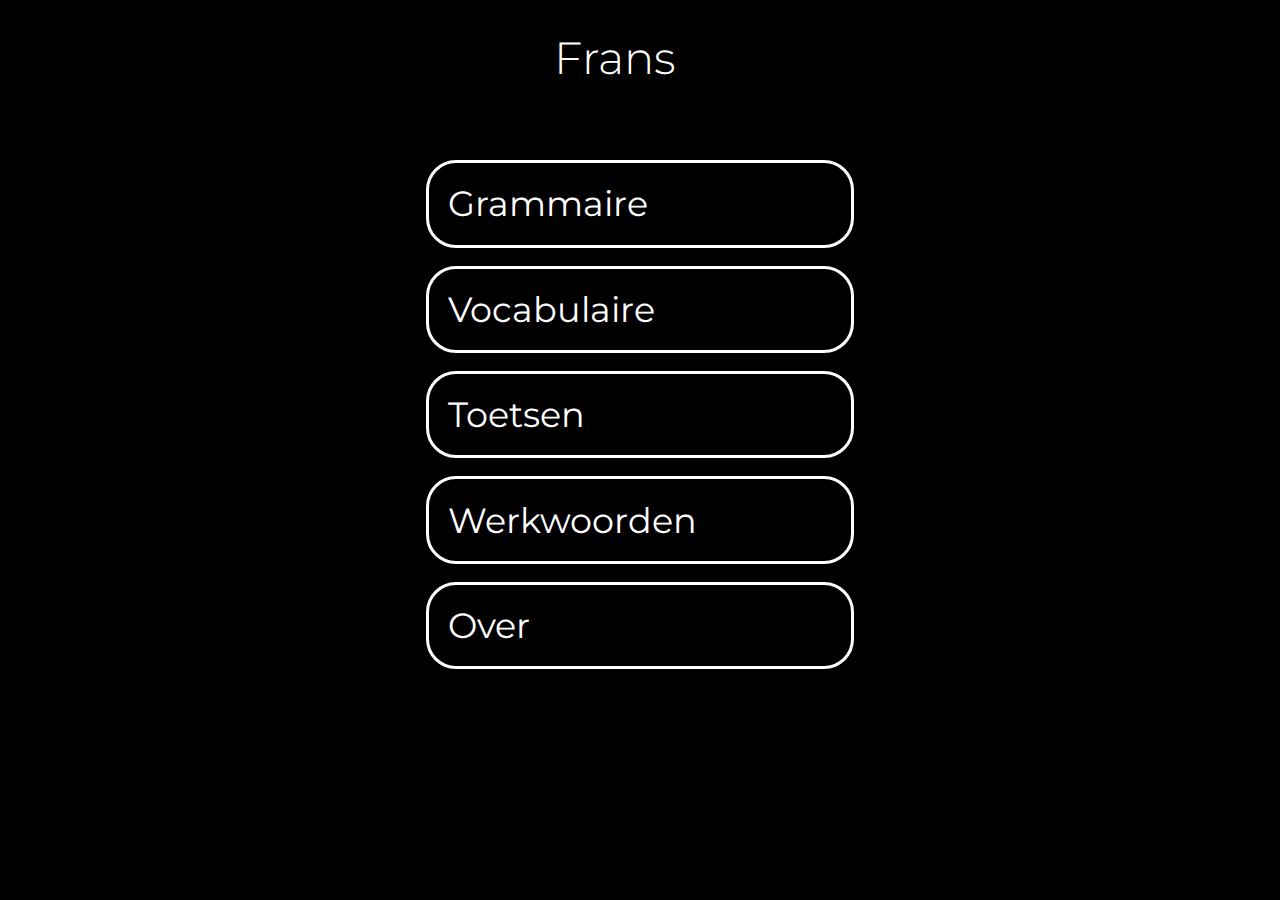
<file: index.html>
<!DOCTYPE html>
<html lang="en">
<head>
    <meta charset="UTF-8">
    <meta name="viewport" content="width=device-width, initial-scale=1.0">
    <title>Home</title>
    <link rel="stylesheet" href="styles.css">
    <link rel="icon" href="logo3.png">
    <!-- Montserrat Font -->
    <link rel="preconnect" href="https://fonts.googleapis.com">
    <link rel="preconnect" href="https://fonts.gstatic.com" crossorigin>
    <link href="https://fonts.googleapis.com/css2?family=Montserrat:ital,wght@0,100..900;1,100..900&display=swap" rel="stylesheet">
    <!-- End Montserrat Font -->
</head>
<body>
    <header>
        <h1>Frans</h1>
    </header>
    <div class="linkGroup">
        <a href="grammaire.html">Grammaire</a>
        <a href="vocabulaire.html">Vocabulaire</a>
        <a href="">Toetsen</a>
        <a href="conjugaisons.html">Werkwoorden</a>
        <a href="">Over</a>
    </div>
    <script src="main.js"></script>
</body>
</html>
</file>
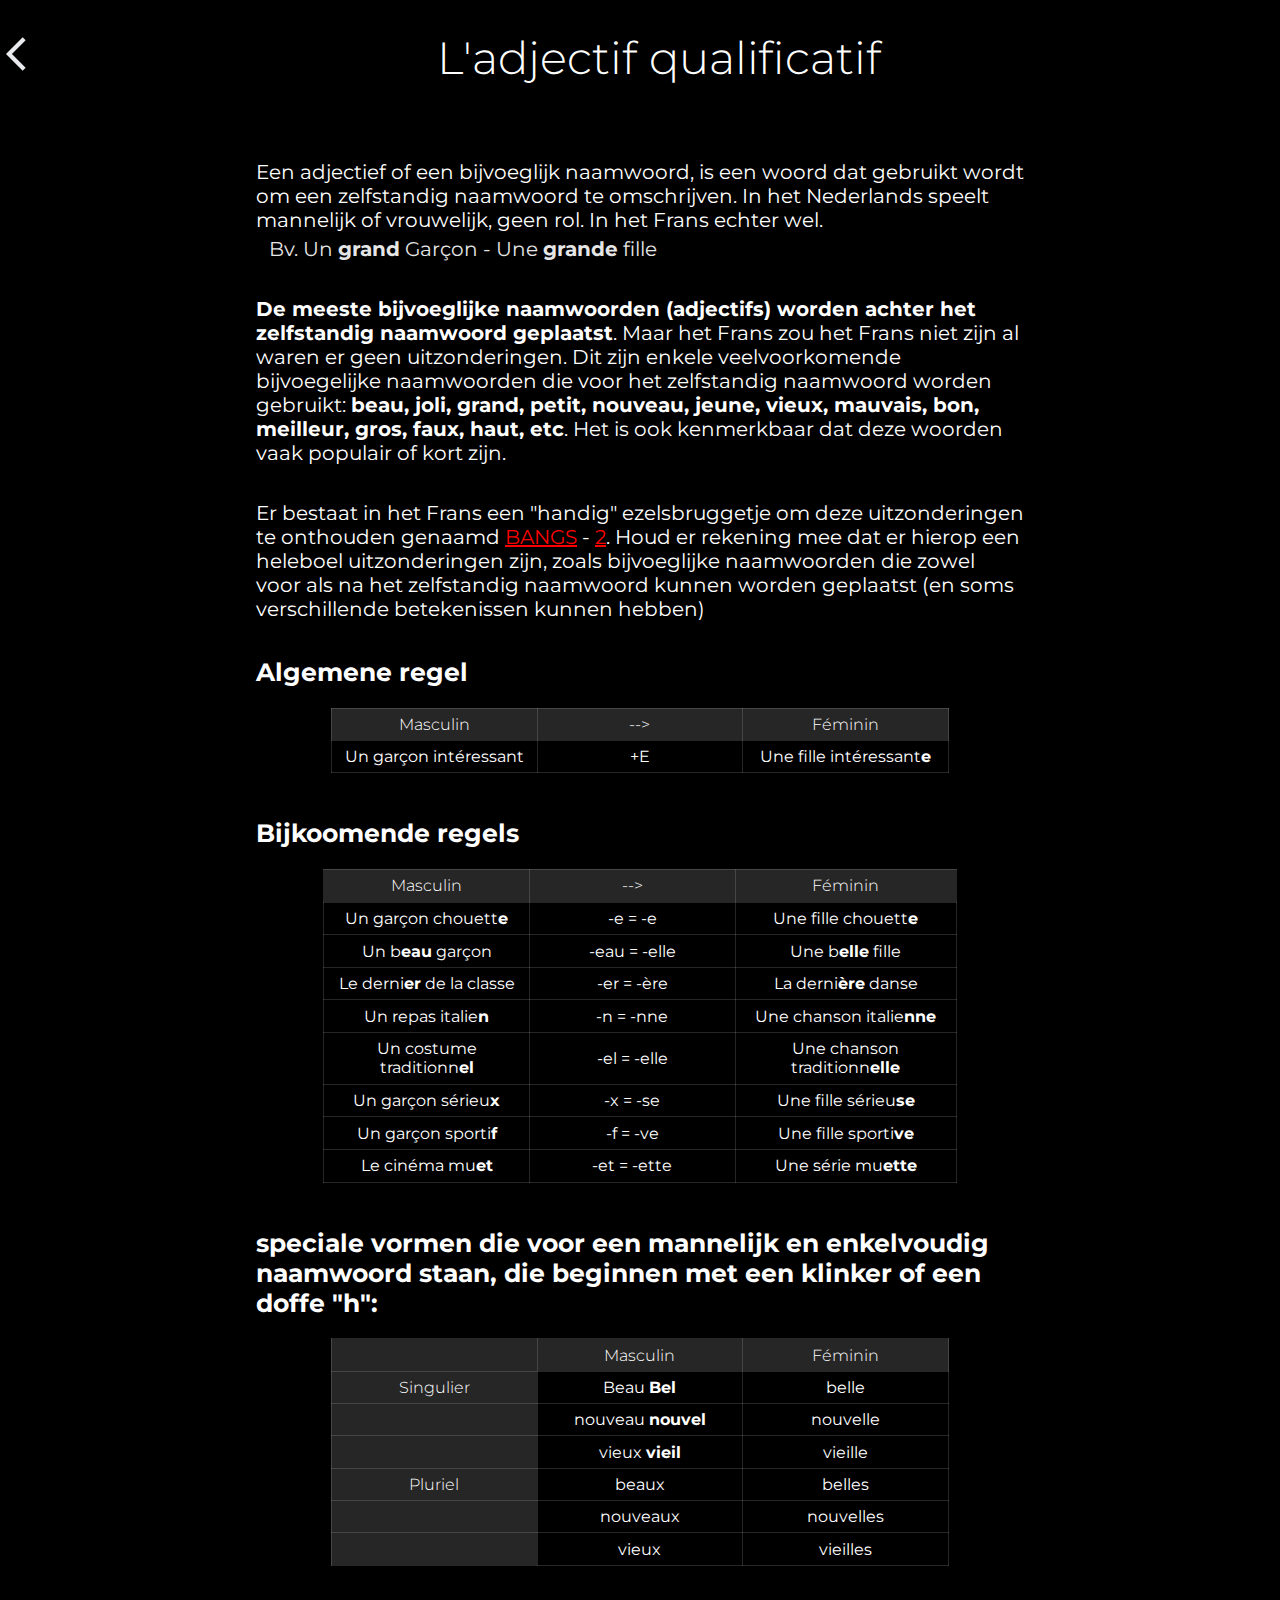
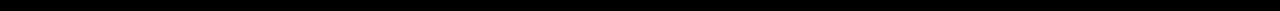
<file: adjectifQualificatif.html>
<!DOCTYPE html>
<html lang="en">
<head>
    <meta charset="UTF-8">
    <meta name="viewport" content="width=device-width, initial-scale=1.0">
    <title>Adjectif qualificatif</title>
    <link rel="stylesheet" href="styles.css">
    <link rel="icon" href="logo3.png">
    <!-- Montserrat Font -->
    <link rel="preconnect" href="https://fonts.googleapis.com">
    <link rel="preconnect" href="https://fonts.gstatic.com" crossorigin>
    <link href="https://fonts.googleapis.com/css2?family=Montserrat:ital,wght@0,100..900;1,100..900&display=swap" rel="stylesheet">
    <!-- End Montserrat Font -->
</head>
<body>
    <header>
        <button onclick="history.back()"><svg xmlns="http://www.w3.org/2000/svg" height="24px" viewBox="0 -960 960 960" width="24px" fill="#e8eaed"><path d="M400-80 0-480l400-400 71 71-329 329 329 329-71 71Z"/></svg></button>
        <h1>L'adjectif qualificatif</h1>
    </header>
    <div class="mainInfo">
        <p>Een adjectief of een bijvoeglijk naamwoord, is een woord dat gebruikt wordt om een zelfstandig naamwoord te omschrijven. In het Nederlands speelt mannelijk of vrouwelijk, geen rol. In het Frans echter wel.<span class="voorbeeld">Bv. Un <b>grand</b> Garçon - Une <b>grande</b> fille</span></p>
        <p><b>De meeste bijvoeglijke naamwoorden (adjectifs) worden achter het zelfstandig naamwoord geplaatst</b>. Maar het Frans zou het Frans niet zijn al waren er geen uitzonderingen. Dit zijn enkele veelvoorkomende bijvoegelijke naamwoorden die voor het zelfstandig naamwoord worden gebruikt: <b>beau, joli, grand, petit, nouveau, jeune, vieux, mauvais, bon, meilleur, gros, faux, haut, etc</b>. Het is ook kenmerkbaar dat deze woorden vaak populair of kort zijn.</p>
        <!-- <ul>
            <li><b>B</b>eauty (schoonheid): beau, joli</li>
            <li><b>A</b>ge (leeftijd): jeune, vieux, nouveau</li>
            <li><b>N</b>umber (hoeveelheid): premier, dernier</li>
            <li><b>G</b>oodness (kwaliteit): bon mauvais, meilleur</li>
            <li><b>S</b>ize (grootte): grand, petit, gros, haut</li>
        </ul> -->
        <!-- <p>Een andere manier van denken: Als je denkt dat een adjectief heel gebruikelijk is, kun je het ook eens proberen voor je zelfstandig naamwoord zetten (zoals gros, petit, grand, jeune, vieux, ... kortom de simpele vormen van de BANGS). Anders moet het er waarschijnlijk achter gezet worden.</p> -->
        <p> Er bestaat in het Frans een "handig" ezelsbruggetje om deze uitzonderingen te onthouden genaamd <a target="_blank" href="https://coffeebreaklanguages.com/2023/10/understanding-adjective-placement-in-french-when-do-adjectives-go-before-a-noun/">BANGS</a> - <a target="_blank" href="https://www.reddit.com/r/French/comments/l9gfai/comment/gliudto/?utm_source=share&utm_medium=web3x&utm_name=web3xcss&utm_term=1&utm_content=share_button">2</a>. Houd er rekening mee dat er hierop een heleboel uitzonderingen zijn, zoals bijvoeglijke naamwoorden die zowel voor als na het zelfstandig naamwoord kunnen worden geplaatst (en soms verschillende betekenissen kunnen hebben)</p>
        <h2>Algemene regel</h2>
        <table>
            <thead>
                <tr>
                    <th>Masculin</th>
                    <th>--></td>
                    <th>Féminin</th>
                </tr>
            </thead>
            <tbody>
                <tr>
                    <td>Un garçon intéressant</td>
                    <td>+E</td>
                    <td>Une fille intéressant<b>e</b></td>
                </tr>
            </tbody>
        </table>
        <h2>Bijkoomende regels</h2>
        <table>
            <thead>
                <tr>
                    <th>Masculin</th>
                    <th>--></th>
                    <th>Féminin</th>
                </tr>
            </thead>
            <tbody>
                <tr>
                    <td>Un garçon chouett<b>e</b></td>
                    <td>-e = -e</td>
                    <td>Une fille chouett<b>e</b></td>
                </tr>
                <tr>
                    <td>Un b<b>eau</b> garçon</td>
                    <td>-eau = -elle</td>
                    <td>Une b<b>elle</b> fille</td>
                </tr>
                <tr>
                    <td>Le derni<b>er</b> de la classe</td>
                    <td>-er = -ère</td>
                    <td>La derni<b>ère</b> danse</td>
                </tr>
                <tr>
                    <td>Un repas italie<b>n</b></td>
                    <td>-n = -nne</td>
                    <td>Une chanson italie<b>nne</b></td>
                </tr>
                <tr>
                    <td>Un costume traditionn<b>el</b></td>
                    <td>-el = -elle</td>
                    <td>Une chanson traditionn<b>elle</b></td>
                </tr>
                <tr>
                    <td>Un garçon sérieu<b>x</b></td>
                    <td>-x = -se</td>
                    <td>Une fille sérieu<b>se</b></td>
                </tr>
                <tr>
                    <td>Un garçon sporti<b>f</b></td>
                    <td>-f = -ve</td>
                    <td>Une fille sporti<b>ve</b></td>
                </tr>
                <tr>
                    <td>Le cinéma mu<b>et</b></td>
                    <td>-et = -ette</td>
                    <td>Une série mu<b>ette</b></td>
                </tr>
            </tbody>
        </table>
        <h2>speciale vormen die voor een mannelijk en enkelvoudig naamwoord staan, die beginnen met een klinker of een doffe "h":</h2>
        <table>
            <tr>
                <th></th>
                <th>Masculin</th>
                <th>Féminin</th>
            </tr>
            <tr>
                <th>Singulier</th>
                <td>Beau <b>Bel</b></td>
                <td>belle</td>
            </tr>
            <tr>
                <th></th>
                <td>nouveau <b>nouvel</b></td>
                <td>nouvelle</td>
            </tr>
            <tr>
                <th></th>
                <td>vieux <b>vieil</b></td>
                <td>vieille</td>
            </tr>
            <tr>
                <th>Pluriel</th>
                <td>beaux</td>
                <td>belles</td>
            </tr>
            <tr>
                <th></th>
                <td>nouveaux</td>
                <td>nouvelles</td>
            </tr>
            <tr>
                <th></th>
                <td>vieux</td>
                <td>vieilles</td>
            </tr>
        </table>
    </div>
    <script src="main.js"></script>
</body>
</html>
</file>
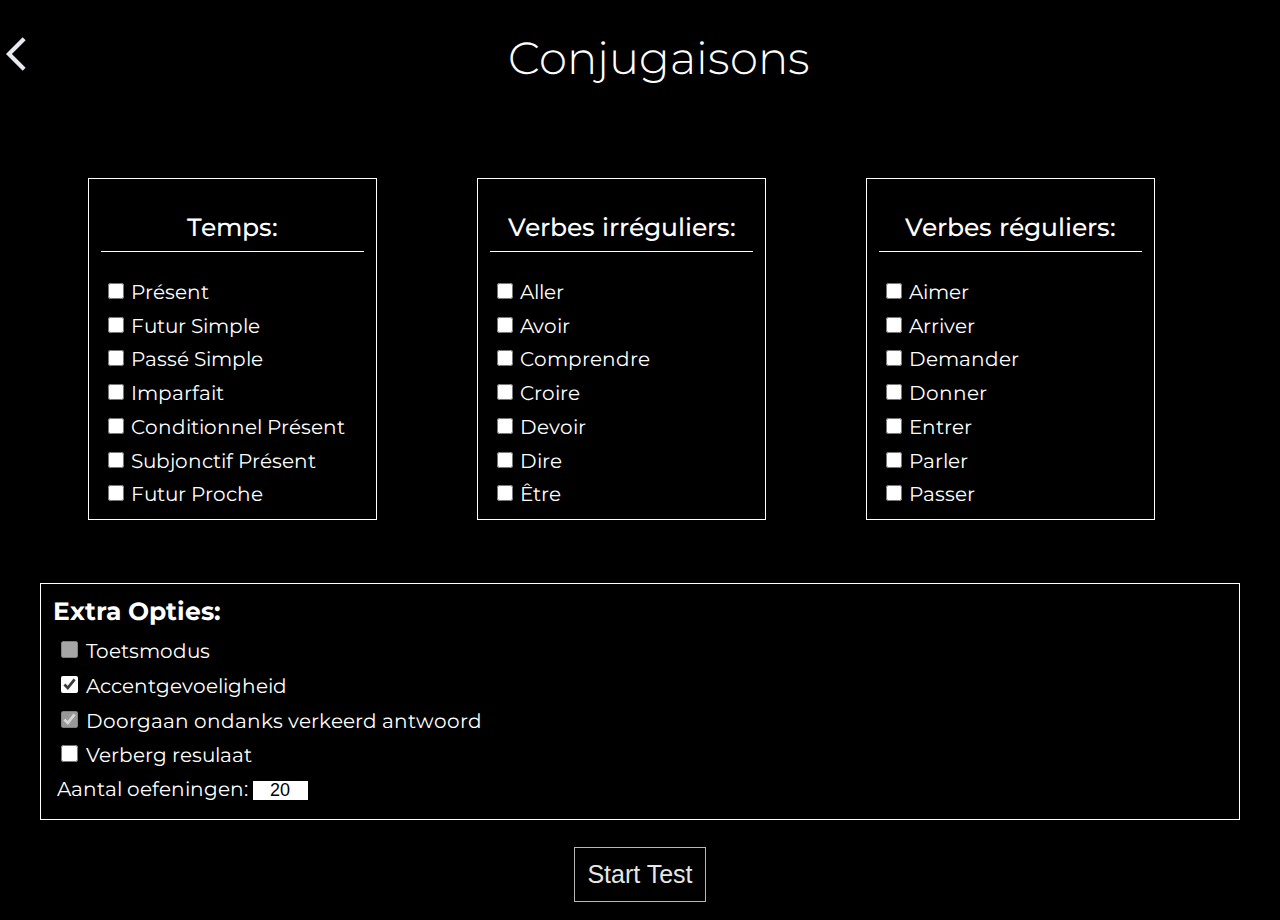
<file: conjugaisons.html>
<!DOCTYPE html>
<html lang="en">
<head>
    <meta charset="UTF-8">
    <meta name="viewport" content="width=device-width, initial-scale=1.0">
    <title>Werkwoorden</title>
    <link rel="stylesheet" href="styles.css">
    <link rel="icon" href="logo3.png">
    <!-- Montserrat Font -->
    <link rel="preconnect" href="https://fonts.googleapis.com">
    <link rel="preconnect" href="https://fonts.gstatic.com" crossorigin>
    <link href="https://fonts.googleapis.com/css2?family=Montserrat:ital,wght@0,100..900;1,100..900&display=swap" rel="stylesheet">
    <!-- End Montserrat Font -->
</head>
<body id="conjugaisonPagina">
    <header>
        <button onclick="history.back()"><svg xmlns="http://www.w3.org/2000/svg" height="24px" viewBox="0 -960 960 960" width="24px" fill="#e8eaed"><path d="M400-80 0-480l400-400 71 71-329 329 329 329-71 71Z"/></svg></button>
        <h1>Conjugaisons</h1>
    </header>
    <div class="mainInfo exerciseForm" id="exerciseForm">
        <div class="formBlock">
            <h2>Temps:</h2>
            <form action="" id="tijdenForm">
                <div>
                    <input type="checkbox" name="tijdenCheckboxes" id="présent" value="présent">
                    <label for="présent">Présent</label>
                </div>
                <div>
                    <input type="checkbox" name="tijdenCheckboxes" id="futur" value="futur">
                    <label for="futur">Futur Simple</label>
                </div>
                <div>
                    <input type="checkbox" name="tijdenCheckboxes" id="passé" value="passé">
                    <label for="passé">Passé Simple</label>
                </div>
                <div>
                    <input type="checkbox" name="tijdenCheckboxes" id="imparfait" value="imparfait">
                    <label for="imparfait">Imparfait</label>
                </div>
                <div>
                    <input type="checkbox" name="tijdenCheckboxes" id="conditionnelPrésent" value="conditionnelPrésent">
                    <label for="conditionnelPrésent">Conditionnel Présent</label>
                </div>
                <div>
                    <input type="checkbox" name="tijdenCheckboxes" id="subjonctifPrésent" value="subjonctifPrésent">
                    <label for="subjonctifPrésent">Subjonctif Présent</label>
                </div>
                <div>
                    <input type="checkbox" name="tijdenCheckboxes" id="futurProche" value="futurProche">
                    <label for="futurProche">Futur Proche</label>
                </div>
                <div>
                    <input type="checkbox" name="tijdenCheckboxes" id="passéComposé" value="passéComposé">
                    <label for="passéComposé">Passé Composé</label>
                </div>
            </form>
        </div>
        <div class="formBlock">
            <h2>Verbes irréguliers:</h2>
            <form action="" id="verbesIrréguliersForm">
                <div>
                    <input type="checkbox" name="verbesIrréguliers" id="aller" value="aller">
                    <label for="aller">Aller</label>
                </div>
                <div>
                    <input type="checkbox" name="verbesIrréguliers" id="avoir" value="avoir">
                    <label for="avoir">Avoir</label>
                </div>
                <div>
                    <input type="checkbox" name="verbesIrréguliers" id="comprendre" value="comprendre">
                    <label for="comprendre">Comprendre</label>
                </div>
                <div>
                    <input type="checkbox" name="verbesIrréguliers" id="croire" value="croire">
                    <label for="croire">Croire</label>
                </div>
                <div>
                    <input type="checkbox" name="verbesIrréguliers" id="devoir" value="devoir">
                    <label for="devoir">Devoir</label>
                </div>
                <div>
                    <input type="checkbox" name="verbesIrréguliers" id="dire" value="dire">
                    <label for="dire">Dire</label>
                </div>
                <div>
                    <input type="checkbox" name="verbesIrréguliers" id="être" value="être">
                    <label for="être">Être</label>
                </div>
                <div>
                    <input type="checkbox" name="verbesIrréguliers" id="faire" value="faire">
                    <label for="faire">Faire</label>
                </div>
                <div>
                    <input type="checkbox" name="verbesIrréguliers" id="falloir" value="falloir">
                    <label for="falloir">Falloir</label>
                </div>
                <div>
                    <input type="checkbox" name="verbesIrréguliers" id="mettre" value="mettre">
                    <label for="mettre">Mettre</label>
                </div>
                <div>
                    <input type="checkbox" name="verbesIrréguliers" id="pouvoir" value="pouvoir">
                    <label for="pouvoir">Pouvoir</label>
                </div>
                <div>
                    <input type="checkbox" name="verbesIrréguliers" id="prendre" value="prendre">
                    <label for="prendre">Prendre</label>
                </div>
                <div>
                    <input type="checkbox" name="verbesIrréguliers" id="savoir" value="savoir">
                    <label for="savoir">Savoir</label>
                </div>
                <div>
                    <input type="checkbox" name="verbesIrréguliers" id="sortir" value="sortir">
                    <label for="sortir">Sortir</label>
                </div>
                <div>
                    <input type="checkbox" name="verbesIrréguliers" id="tenir" value="tenir">
                    <label for="tenir">Tenir</label>
                </div>
                <div>
                    <input type="checkbox" name="verbesIrréguliers" id="venir" value="venir">
                    <label for="venir">Venir</label>
                </div>
                <div>
                    <input type="checkbox" name="verbesIrréguliers" id="vouloir" value="vouloir">
                    <label for="vouloir">Vouloir</label>
                </div>
            </form>
        </div>
        <div class="formBlock">
            <h2>Verbes réguliers:</h2>
            <form action="" id="verbesRéguliersForm">
                <div>
                    <input type="checkbox" name="verbesRéguliers" id="aimer" value="aimer">
                    <label for="aimer">Aimer</label>
                </div>
                <div>
                    <input type="checkbox" name="verbesRéguliers" id="arriver" value="arriver">
                    <label for="arriver">Arriver</label>
                </div>
                <div>
                    <input type="checkbox" name="verbesRéguliers" id="demander" value="demander">
                    <label for="demander">Demander</label>
                </div>
                <div>
                    <input type="checkbox" name="verbesRéguliers" id="donner" value="donner">
                    <label for="donner">Donner</label>
                </div>
                <div>
                    <input type="checkbox" name="verbesRéguliers" id="entrer" value="entrer">
                    <label for="entrer">Entrer</label>
                </div>
                <div>
                    <input type="checkbox" name="verbesRéguliers" id="parler" value="parler">
                    <label for="parler">Parler</label>
                </div>
                <div>
                    <input type="checkbox" name="verbesRéguliers" id="passer" value="passer">
                    <label for="passer">Passer</label>
                </div>
                <div>
                    <input type="checkbox" name="verbesRéguliers" id="rester" value="rester">
                    <label for="rester">Rester</label>
                </div>
            </form>
        </div>
        <div class="extraOptionsAndSumbition">
            <form action="" id="extraOptions">
                <h2>Extra Opties:</h2>
                <div>
                    <input type="checkbox" name="extraOptionsCheckboxes" id="toetsModus" disabled>
                    <label for="toetsModus">Toetsmodus</label>
                </div>
                <div>
                    <input type="checkbox" name="extraOptionsCheckboxes" id="accentgevoeligheid" checked>
                    <label for="accentgevoeligheid">Accentgevoeligheid</label>
                </div>
                <div>
                    <input type="checkbox" name="extraOptionsCheckboxes" id="skipOnWrong" checked disabled>
                    <label for="skipOnWrong">Doorgaan ondanks verkeerd antwoord</label>
                </div>
                <div>
                    <input type="checkbox" name="extraOptionsCheckboxes" id="hideResult">
                    <label for="hideResult">Verberg resulaat</label>
                </div>
                <div class="noBoder">
                    <label for="amountOfExcercises">Aantal oefeningen: </label>
                    <input class="numberInput" type="number" name="extraOptionsCheckboxes" id="amountOfExcercises" min="1" max="1000" value="20">
                </div>
            </form>
        </div>
        <button id="startTestButton">Start Test</button>
    </div>
    <div class="mainInfo conjugaisonTest hidden" id="conjugaisonTest">
        <div class="tempEtVerbe">
            <span><h2>Temp:</h2><h2 class="bold" id="tense">Temp</h2></span>
            <span><h2>Verbe:</h2><h2 class="bold" id="verbe">Verbe</h2></span>
        </div>
        <form action="" id="inputExcerciseForm">
            <label class="bold" for="inputConjugation" id="pronoun">...</label>
            <input type="text" id="inputConjugation" name="inputConjugation" autocomplete="off">
        </form>
        <div class="stats">
            <h1 id="juistOfFout">-</h1>
            <span><h2>oefeningen: </h2> <h2 id="oefeningen">0 / (totaal aantal oefeningen)</h2></span>
            <span><h2>Correct: </h2> <h2 id="correctPercentage">-%</h2></span>
            <h2>Vorig Antwoord:</h2>
            <span><h2>Vorige vraag: </h2> <h2 id="vorigeVraag">-</h2></span>
            <span><h2>Vorige input: </h2> <h2 id="vorigInput">-</h2></span>
            <span><h2>Vorig Antwoord: </h2> <h2 id="vorigAntwoord">-</h2></span>
        </div>
    </div>
    <script src="main.js"></script>
</body>
</html>
</file>
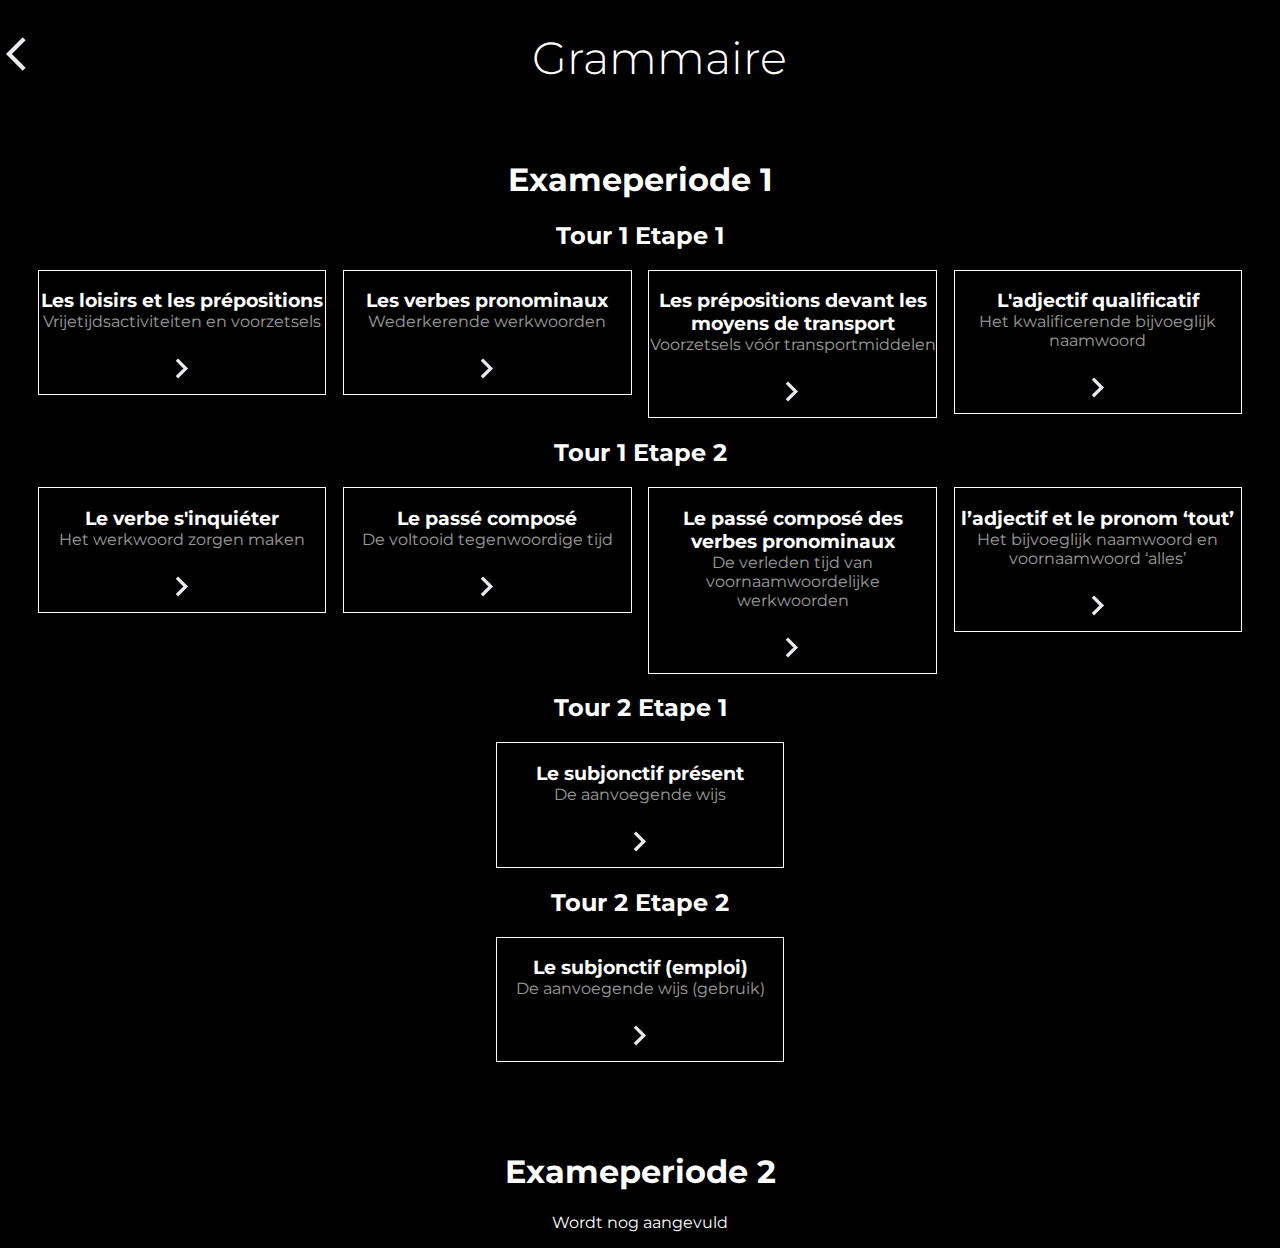
<file: grammaire.html>
<!DOCTYPE html>
<html lang="en">
<head>
    <meta charset="UTF-8">
    <meta name="viewport" content="width=device-width, initial-scale=1.0">
    <title>Grammaire</title>
    <link rel="stylesheet" href="styles.css">
    <link rel="icon" href="logo3.png">
    <!-- Montserrat Font -->
    <link rel="preconnect" href="https://fonts.googleapis.com">
    <link rel="preconnect" href="https://fonts.gstatic.com" crossorigin>
    <link href="https://fonts.googleapis.com/css2?family=Montserrat:ital,wght@0,100..900;1,100..900&display=swap" rel="stylesheet">
    <!-- End Montserrat Font -->
</head>
<body>
    <header>
        <button onclick="history.back()"><svg xmlns="http://www.w3.org/2000/svg" height="24px" viewBox="0 -960 960 960" width="24px" fill="#e8eaed"><path d="M400-80 0-480l400-400 71 71-329 329 329 329-71 71Z"/></svg></button>
        <h1>Grammaire</h1>
    </header>
    <div class="grammaireOpties">
        <h1>Exameperiode 1</h1>
        <h2>Tour 1 Etape 1</h2>
        <div class="optie">
            <h3>Les loisirs et les prépositions</h3>
            <p>Vrijetijdsactiviteiten en voorzetsels</p>
            <a href="Loisirsetprepositions.html"><svg xmlns="http://www.w3.org/2000/svg" height="24px" viewBox="0 -960 960 960" width="24px" fill="#e8eaed"><path d="M504-480 320-664l56-56 240 240-240 240-56-56 184-184Z"/></svg></a>
        </div>
        <div class="optie">
            <h3>Les verbes pronominaux</h3>
            <p>Wederkerende werkwoorden</p>
            <a href="verbesPronominaux.html"><svg xmlns="http://www.w3.org/2000/svg" height="24px" viewBox="0 -960 960 960" width="24px" fill="#e8eaed"><path d="M504-480 320-664l56-56 240 240-240 240-56-56 184-184Z"/></svg></a>
        </div>
        <div class="optie">
            <h3>Les prépositions devant les moyens de transport</h3>
            <p>Voorzetsels vóór transportmiddelen</p>
            <a href="prépositionsDevantLesMoyensDesTransport.html"><svg xmlns="http://www.w3.org/2000/svg" height="24px" viewBox="0 -960 960 960" width="24px" fill="#e8eaed"><path d="M504-480 320-664l56-56 240 240-240 240-56-56 184-184Z"/></svg></a>
        </div>
        <div class="optie">
            <h3>L'adjectif qualificatif</h3>
            <p>Het kwalificerende bijvoeglijk naamwoord</p>
            <a href="adjectifQualificatif.html"><svg xmlns="http://www.w3.org/2000/svg" height="24px" viewBox="0 -960 960 960" width="24px" fill="#e8eaed"><path d="M504-480 320-664l56-56 240 240-240 240-56-56 184-184Z"/></svg></a>
        </div>
        <h2>Tour 1 Etape 2</h2>
        <div class="optie">
            <h3>Le verbe s'inquiéter</h3>
            <p>Het werkwoord zorgen maken</p>
            <a href="leVerbeS'inquiéter.html"><svg xmlns="http://www.w3.org/2000/svg" height="24px" viewBox="0 -960 960 960" width="24px" fill="#e8eaed"><path d="M504-480 320-664l56-56 240 240-240 240-56-56 184-184Z"/></svg></a>
        </div>
        <div class="optie">
            <h3>Le passé composé</h3>
            <p>De voltooid tegenwoordige tijd</p>
            <a href="lePasséComposé.html"><svg xmlns="http://www.w3.org/2000/svg" height="24px" viewBox="0 -960 960 960" width="24px" fill="#e8eaed"><path d="M504-480 320-664l56-56 240 240-240 240-56-56 184-184Z"/></svg></a>
        </div>
        <div class="optie">
            <h3>Le passé composé des verbes pronominaux</h3>
            <p>De verleden tijd van voornaamwoordelijke werkwoorden</p>
            <a href=""><svg xmlns="http://www.w3.org/2000/svg" height="24px" viewBox="0 -960 960 960" width="24px" fill="#e8eaed"><path d="M504-480 320-664l56-56 240 240-240 240-56-56 184-184Z"/></svg></a>
        </div>
        <div class="optie">
            <h3>l’adjectif et le pronom ‘tout’</h3>
            <p>Het bijvoeglijk naamwoord en voornaamwoord ‘alles’</p>
            <a href=""><svg xmlns="http://www.w3.org/2000/svg" height="24px" viewBox="0 -960 960 960" width="24px" fill="#e8eaed"><path d="M504-480 320-664l56-56 240 240-240 240-56-56 184-184Z"/></svg></a>
        </div>
        <h2>Tour 2 Etape 1</h2>
        <div class="optie">
            <h3>Le subjonctif présent</h3>
             <p>De aanvoegende wijs</p>
            <a href=""><svg xmlns="http://www.w3.org/2000/svg" height="24px" viewBox="0 -960 960 960" width="24px" fill="#e8eaed"><path d="M504-480 320-664l56-56 240 240-240 240-56-56 184-184Z"/></svg></a>
        </div>
        <h2>Tour 2 Etape 2</h2>
        <div class="optie">
            <h3>Le subjonctif (emploi)</h3>
             <p>De aanvoegende wijs (gebruik)</p>
            <a href=""><svg xmlns="http://www.w3.org/2000/svg" height="24px" viewBox="0 -960 960 960" width="24px" fill="#e8eaed"><path d="M504-480 320-664l56-56 240 240-240 240-56-56 184-184Z"/></svg></a>
        </div>
        <h1>Exameperiode 2</h1>
        <p>Wordt nog aangevuld</p>
    </div>
    <script src="main.js"></script>
</body>
</html>
</file>
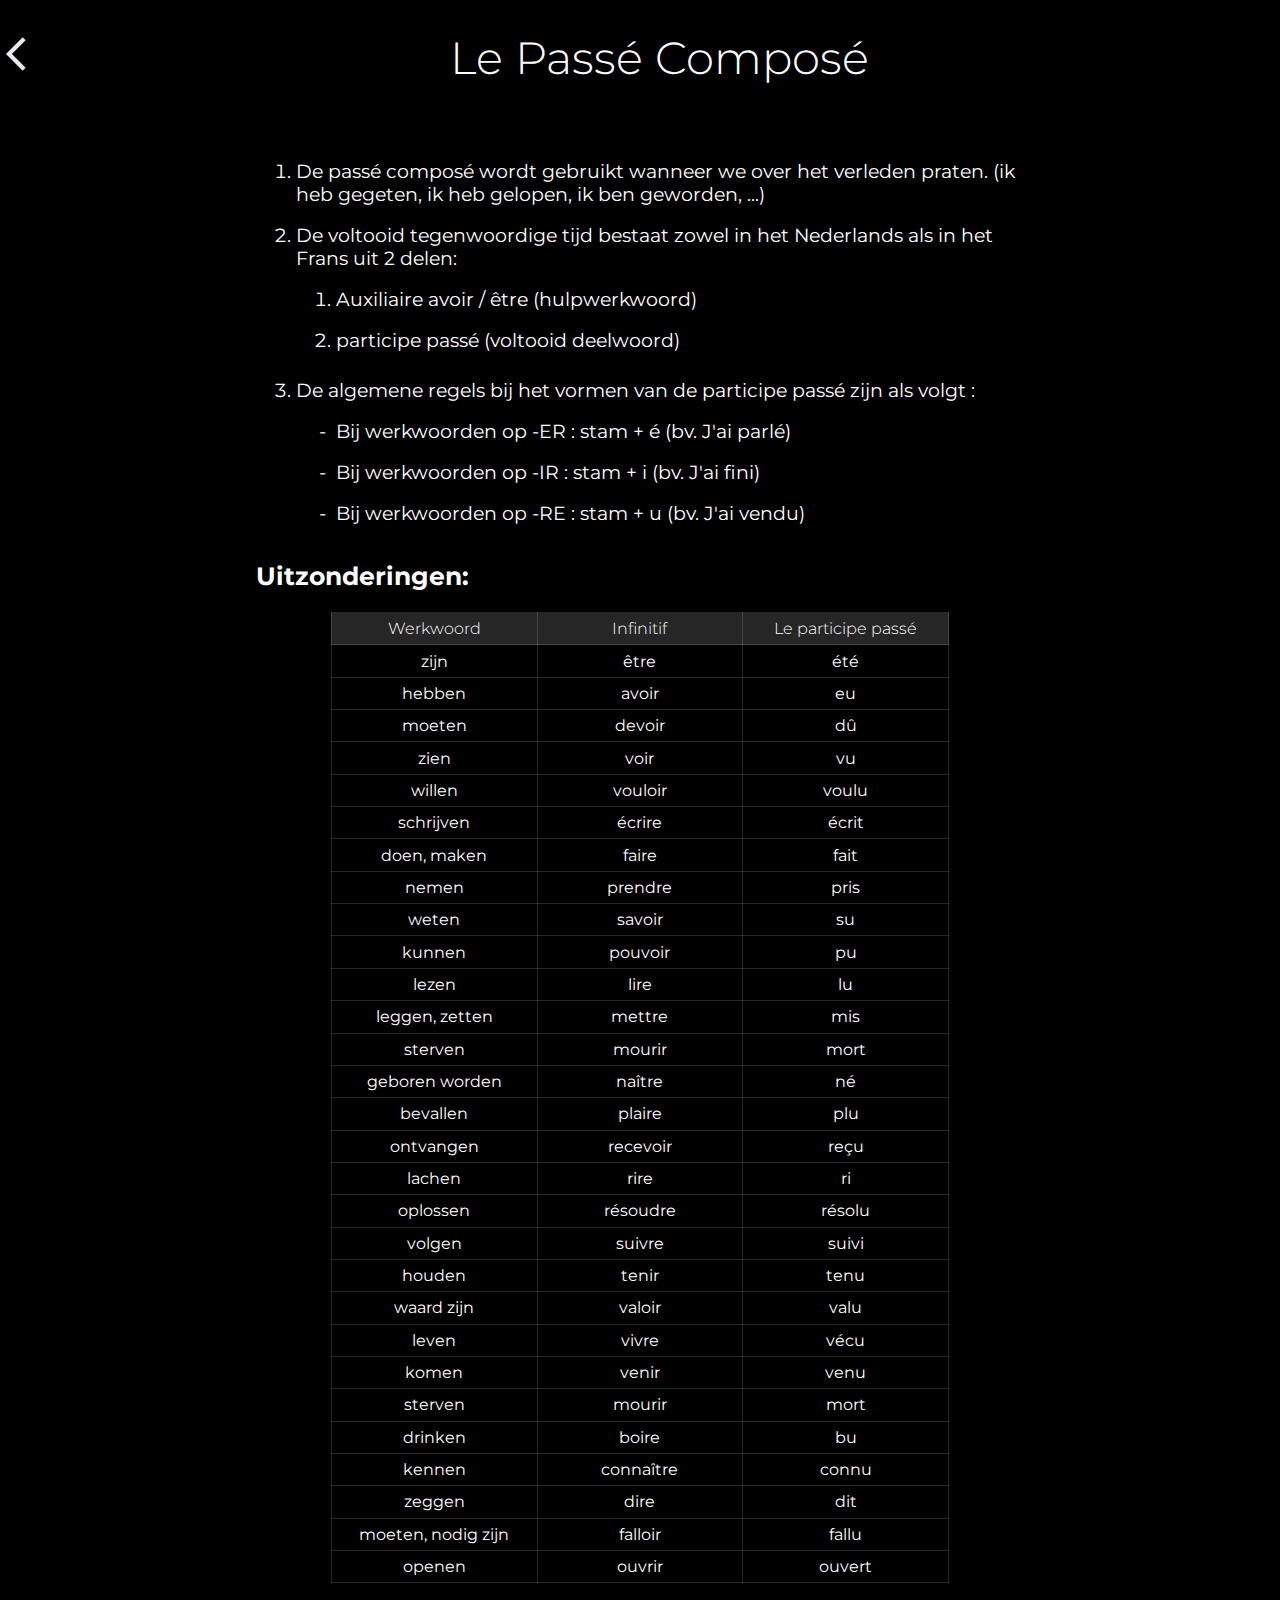
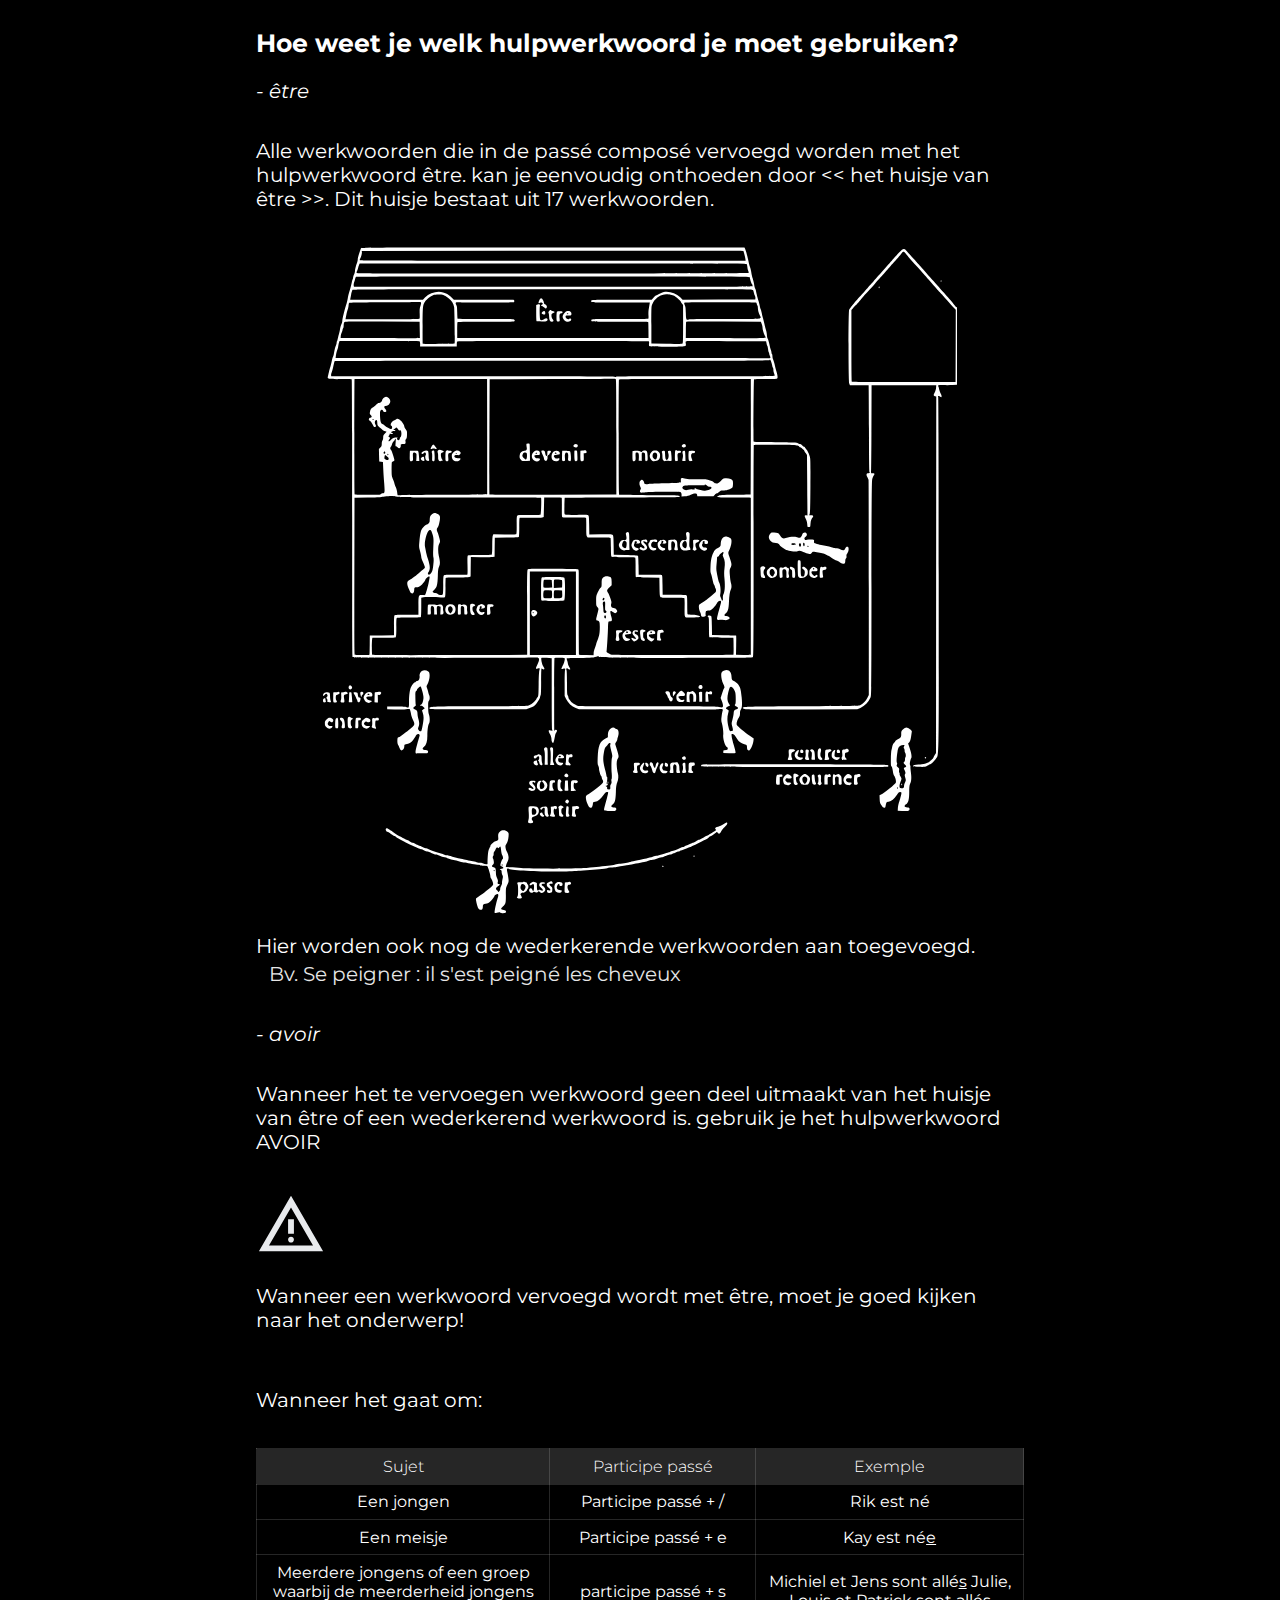
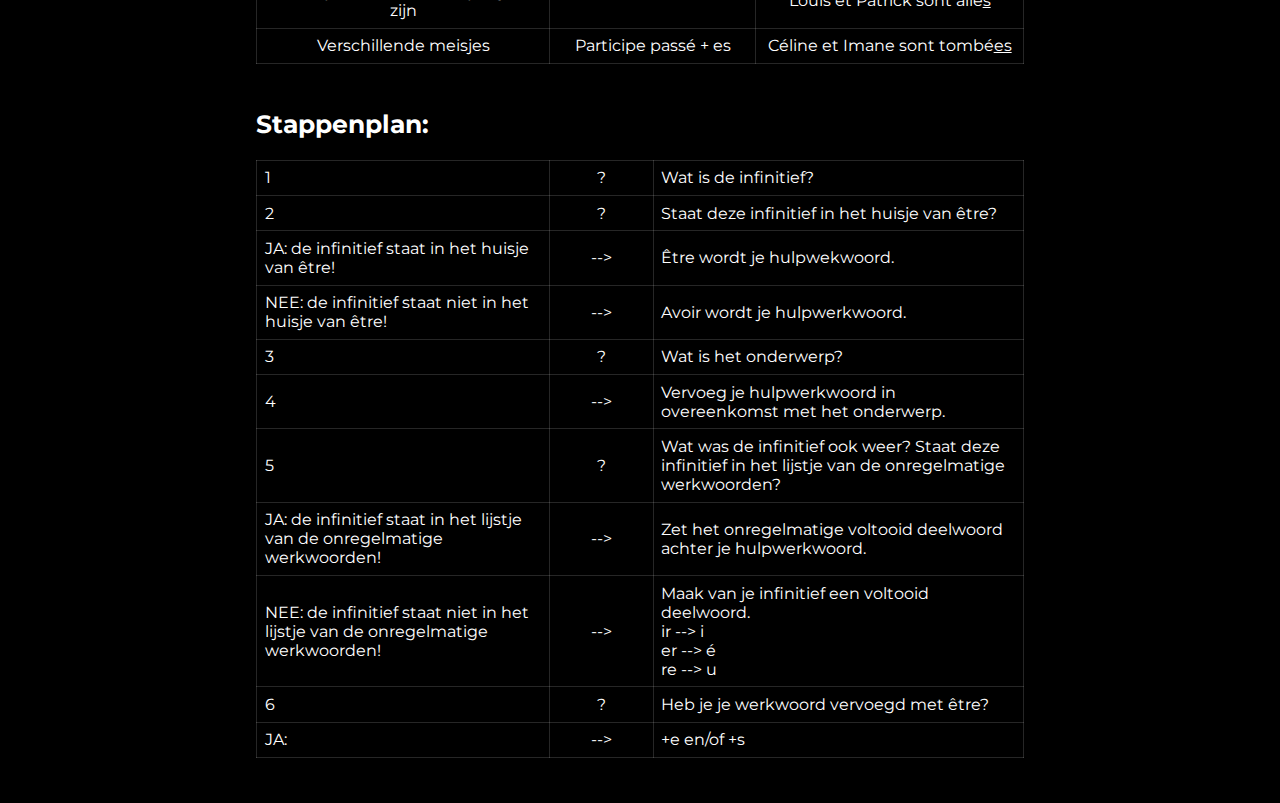
<file: lePasséComposé.html>
<!DOCTYPE html>
<html lang="en">
<head>
    <meta charset="UTF-8">
    <meta name="viewport" content="width=device-width, initial-scale=1.0">
    <title>Passé Composé</title>
    <link rel="stylesheet" href="styles.css">
    <link rel="icon" href="logo3.png">
    <!-- Montserrat Font -->
    <link rel="preconnect" href="https://fonts.googleapis.com">
    <link rel="preconnect" href="https://fonts.gstatic.com" crossorigin>
    <link href="https://fonts.googleapis.com/css2?family=Montserrat:ital,wght@0,100..900;1,100..900&display=swap" rel="stylesheet">
    <!-- End Montserrat Font -->
</head>
<body>
    <header>
        <button onclick="history.back()"><svg xmlns="http://www.w3.org/2000/svg" height="24px" viewBox="0 -960 960 960" width="24px" fill="#e8eaed"><path d="M400-80 0-480l400-400 71 71-329 329 329 329-71 71Z"/></svg></button>
        <h1>Le Passé Composé</h1>
    </header>
    <div class="mainInfo">
        <ol>
            <li>De passé composé wordt gebruikt wanneer we over het verleden praten. (ik heb gegeten, ik heb gelopen, ik ben geworden, ...)</li>
            <li>De voltooid tegenwoordige tijd bestaat zowel in het Nederlands als in het Frans uit 2 delen:
                <ol>
                    <li>Auxiliaire avoir / être (hulpwerkwoord)</li>
                    <li>participe passé (voltooid deelwoord)</li>
                </ol>
            </li>
            <li>De algemene regels bij het vormen van de participe passé zijn als volgt :
                <ul>
                    <li>Bij werkwoorden op -ER : stam + é (bv. J'ai parlé)</li>
                    <li>Bij werkwoorden op -IR : stam + i (bv. J'ai fini)</li>
                    <li>Bij werkwoorden op -RE : stam + u (bv. J'ai vendu)</li>
                </ul>
            </li>
        </ol>
        <h2>Uitzonderingen:</h2>
        <table>
            <thead>
                <th>Werkwoord</th>
                <th>Infinitif</th>
                <th>Le participe passé</th>
            </thead>
            <tbody>
                <tr>
                    <td>zijn</td>
                    <td>être</td>
                    <td>été</td>
                </tr>
                <tr>
                    <td>hebben</td>
                    <td>avoir</td>
                    <td>eu</td>
                </tr>
                <tr>
                    <td>moeten</td>
                    <td>devoir</td>
                    <td>dû</td>
                </tr>
                <tr>
                    <td>zien</td>
                    <td>voir</td>
                    <td>vu</td>
                </tr>
                <tr>
                    <td>willen</td>
                    <td>vouloir</td>
                    <td>voulu</td>
                </tr>
                <tr>
                    <td>schrijven</td>
                    <td>écrire</td>
                    <td>écrit</td>
                </tr>
                <tr>
                    <td>doen, maken</td>
                    <td>faire</td>
                    <td>fait</td>
                </tr>
                <tr>
                    <td>nemen</td>
                    <td>prendre</td>
                    <td>pris</td>
                </tr>
                <tr>
                    <td>weten</td>
                    <td>savoir</td>
                    <td>su</td>
                </tr>
                <tr>
                    <td>kunnen</td>
                    <td>pouvoir</td>
                    <td>pu</td>
                </tr>
                <tr>
                    <td>lezen</td>
                    <td>lire</td>
                    <td>lu</td>
                </tr>
                <tr>
                    <td>leggen, zetten</td>
                    <td>mettre</td>
                    <td>mis</td>
                </tr>
                <tr>
                    <td>sterven</td>
                    <td>mourir</td>
                    <td>mort</td>
                </tr>
                <tr>
                    <td>geboren worden</td>
                    <td>naître</td>
                    <td>né</td>
                </tr>
                <tr>
                    <td>bevallen</td>
                    <td>plaire</td>
                    <td>plu</td>
                </tr>
                <tr>
                    <td>ontvangen</td>
                    <td>recevoir</td>
                    <td>reçu</td>
                </tr>
                <tr>
                    <td>lachen</td>
                    <td>rire</td>
                    <td>ri</td>
                </tr>
                <tr>
                    <td>oplossen</td>
                    <td>résoudre</td>
                    <td>résolu</td>
                </tr>
                <tr>
                    <td>volgen</td>
                    <td>suivre</td>
                    <td>suivi</td>
                </tr>
                <tr>
                    <td>houden</td>
                    <td>tenir</td>
                    <td>tenu</td>
                </tr>
                <tr>
                    <td>waard zijn</td>
                    <td>valoir</td>
                    <td>valu</td>
                </tr>
                <tr>
                    <td>leven</td>
                    <td>vivre</td>
                    <td>vécu</td>
                </tr>
                <tr>
                    <td>komen</td>
                    <td>venir</td>
                    <td>venu</td>
                </tr>
                <tr>
                    <td>sterven</td>
                    <td>mourir</td>
                    <td>mort</td>
                </tr>
                <tr>
                    <td>drinken</td>
                    <td>boire</td>
                    <td>bu</td>
                </tr>
                <tr>
                    <td>kennen</td>
                    <td>connaître</td>
                    <td>connu</td>
                </tr>
                <tr>
                    <td>zeggen</td>
                    <td>dire</td>
                    <td>dit</td>
                </tr>
                <tr>
                    <td>moeten, nodig zijn</td>
                    <td>falloir</td>
                    <td>fallu</td>
                </tr>
                <tr>
                    <td>openen</td>
                    <td>ouvrir</td>
                    <td>ouvert</td>
                </tr>
            </tbody>
        </table>
        <h2>Hoe weet je welk hulpwerkwoord je moet gebruiken?</h2>
        <p><em>- être</em></p>
        <p>Alle werkwoorden die in de passé composé vervoegd worden met het hulpwerkwoord être. kan je eenvoudig onthoeden door << het huisje van être >>. Dit huisje bestaat uit 17 werkwoorden.</p>
        <svg class='center' version="1.0" xmlns="http://www.w3.org/2000/svg"
        width="476.000000pt" height="500.000000pt" viewBox="0 0 1350.000000 1416.000000"
        preserveAspectRatio="xMidYMid meet">
       <metadata>
       Created by potrace 1.10, written by Peter Selinger 2001-2011
       </metadata>
       <g transform="translate(0.000000,1416.000000) scale(0.100000,-0.100000)"
       fill="#ffffff" stroke="none">
       <path d="M807 14143 c-3 -10 -19 -56 -36 -103 -17 -47 -31 -103 -31 -125 -1
       -22 -8 -58 -16 -80 -24 -65 -44 -144 -44 -178 -1 -18 -9 -50 -20 -72 -11 -22
       -19 -50 -20 -63 0 -12 -4 -30 -9 -40 -5 -9 -14 -39 -19 -67 -11 -55 -31 -130
       -57 -215 -9 -30 -22 -89 -30 -130 -7 -41 -22 -102 -34 -135 -27 -78 -81 -303
       -81 -339 0 -15 -8 -46 -19 -69 -10 -23 -24 -73 -30 -112 -7 -38 -17 -83 -23
       -100 -6 -16 -15 -56 -22 -87 -6 -31 -14 -60 -19 -64 -4 -4 -7 -19 -7 -33 0
       -14 -7 -39 -15 -54 -14 -27 -29 -87 -44 -177 -4 -25 -12 -54 -18 -65 -6 -11
       -16 -43 -22 -70 -16 -78 -28 -128 -39 -160 -6 -16 -18 -61 -27 -100 -9 -38
       -19 -80 -22 -93 -12 -50 1 -53 258 -52 131 1 243 -1 249 -5 7 -4 10 -971 10
       -2949 0 -2339 3 -2946 13 -2959 11 -16 133 -17 1954 -17 1068 0 1948 3 1956 6
       9 3 25 0 37 -6 17 -9 20 -17 14 -48 -3 -20 -19 -64 -35 -98 -40 -83 -39 -95 7
       -82 20 5 38 7 42 4 3 -3 0 -23 -6 -43 -7 -23 -13 -141 -15 -290 -3 -242 -4
       -254 -25 -282 -12 -17 -22 -33 -22 -37 0 -3 -14 -23 -32 -42 -38 -44 -105 -90
       -149 -102 -19 -6 -435 -10 -1008 -10 -988 -1 -1077 -4 -1088 -37 -3 -7 8 -16
       24 -20 15 -4 480 -8 1033 -8 l1005 0 83 34 c67 27 91 43 125 82 49 57 87 125
       87 156 0 12 5 25 10 28 6 4 10 110 10 284 0 153 3 281 7 284 3 4 14 0 24 -9
       19 -17 39 -12 39 10 0 7 -11 26 -23 44 -26 35 -56 168 -41 181 5 4 56 5 114 2
       l105 -6 0 -745 c0 -410 4 -758 9 -773 l8 -28 -41 7 c-51 8 -52 1 -11 -81 20
       -40 30 -75 30 -106 0 -49 22 -91 39 -74 8 9 21 59 39 160 3 16 14 42 25 57 11
       14 17 34 14 42 -7 18 -33 21 -42 6 -3 -5 -9 -10 -13 -10 -7 0 -6 1540 2 1547
       8 9 207 6 216 -3 13 -13 -10 -97 -45 -169 -15 -30 -25 -58 -22 -61 3 -4 19 -2
       35 4 35 12 55 3 42 -18 -6 -8 -10 -137 -10 -288 l0 -273 31 -62 c42 -85 118
       -156 205 -193 l69 -29 1440 -3 c954 -2 1467 1 1519 8 89 11 111 4 97 -33 -5
       -12 -14 -63 -21 -112 -11 -79 -10 -98 5 -155 23 -88 35 -195 28 -250 -9 -83
       40 -243 78 -255 12 -4 19 -16 19 -30 0 -25 -11 -31 -70 -37 -20 -2 -25 -8 -25
       -33 l0 -30 128 -1 c95 -1 130 1 133 11 3 7 -14 77 -37 156 -23 79 -44 165 -46
       192 -5 45 -4 47 21 47 21 0 35 -13 71 -68 24 -37 52 -76 62 -87 26 -29 99 -65
       132 -65 33 0 41 -14 41 -70 0 -41 18 -64 47 -58 27 5 80 122 88 194 l7 61 -84
       56 c-102 68 -258 199 -275 230 -14 28 6 101 44 157 17 26 23 49 23 91 0 40 6
       63 19 80 26 34 31 118 16 266 -18 181 -36 235 -97 295 -27 26 -58 48 -68 48
       -34 0 -50 28 -50 87 0 84 -42 143 -103 143 -38 0 -95 -28 -108 -52 -20 -38 -4
       -164 31 -234 31 -64 36 -89 21 -98 -5 -3 -23 -52 -41 -108 l-32 -101 27 -67
       c16 -40 25 -80 23 -100 -3 -40 -8 -41 -113 -21 -42 8 -495 11 -1505 11 -1190
       1 -1452 3 -1483 14 -38 14 -116 63 -129 81 -4 5 -13 18 -20 29 -7 10 -19 24
       -25 32 -7 7 -13 23 -13 36 0 13 -7 32 -15 42 -12 16 -15 65 -15 262 0 143 -4
       254 -10 270 -14 36 2 54 28 31 22 -20 52 -22 52 -3 0 7 -11 30 -25 50 -14 20
       -25 47 -25 59 0 12 -7 41 -15 65 -9 24 -13 48 -10 53 4 5 117 9 270 9 253 0
       313 5 386 35 10 3 20 2 24 -4 3 -6 40 -11 83 -11 42 0 106 -5 142 -10 39 -6
       663 -10 1555 -10 1401 0 1491 1 1503 17 10 14 12 467 11 2261 -1 1233 1 2246
       5 2249 3 3 193 6 421 5 418 -1 521 -8 546 -38 6 -8 17 -14 23 -14 12 -1 86
       -66 86 -77 0 -4 12 -25 28 -47 l27 -39 2 -296 c2 -163 4 -452 5 -644 l3 -348
       -26 6 c-40 9 -44 -18 -11 -73 19 -34 28 -66 32 -112 5 -64 5 -65 35 -65 30 0
       30 0 35 70 5 68 17 102 48 137 23 27 -1 50 -44 42 -35 -6 -43 3 -21 24 9 10
       13 146 15 593 3 517 1 586 -13 632 -25 78 -45 119 -76 155 -16 18 -29 37 -29
       42 0 6 -6 10 -13 10 -7 0 -26 14 -42 30 -16 17 -38 30 -50 30 -11 0 -32 8 -45
       18 -23 15 -66 17 -482 20 -350 2 -458 6 -459 15 -6 136 2 1312 10 1320 5 5
       103 8 238 8 126 -1 237 1 246 5 24 9 22 55 -7 155 -13 46 -26 95 -29 109 -16
       74 -29 118 -42 147 -8 17 -15 49 -15 71 0 23 -4 44 -10 47 -5 3 -10 17 -10 31
       0 14 -7 41 -15 61 -8 20 -19 59 -24 87 -14 76 -32 139 -46 156 -6 8 -12 40
       -13 72 -1 31 -9 76 -18 100 -8 23 -24 81 -34 128 -10 47 -26 110 -35 140 -9
       30 -20 78 -25 105 -6 28 -14 59 -20 70 -5 11 -14 43 -19 70 -6 28 -17 75 -26
       105 -27 91 -55 201 -55 219 0 9 -7 29 -15 45 -9 16 -19 57 -24 90 -5 34 -19
       89 -30 124 -12 35 -26 94 -30 130 -5 37 -18 92 -30 122 -11 30 -25 82 -30 115
       -12 73 -55 230 -73 267 l-13 28 -4076 0 c-3874 0 -4077 -1 -4082 -17z m8153
       -118 c9 -33 20 -79 24 -102 l6 -43 -4099 0 c-2837 0 -4102 3 -4106 10 -4 6 -3
       16 2 23 18 25 44 116 41 143 l-3 29 3997 5 c2199 3 4025 3 4059 0 l62 -5 17
       -60z m49 -214 c7 -5 15 -31 17 -59 2 -28 10 -68 19 -88 8 -21 12 -41 7 -46 -4
       -4 -1881 -9 -4170 -11 -3429 -2 -4163 0 -4167 11 -3 7 1 25 9 40 7 15 17 42
       21 61 4 19 14 49 21 67 l14 34 4108 0 c2259 0 4113 -4 4121 -9z m69 -288 c7
       -44 36 -130 49 -145 8 -9 12 -25 9 -35 -6 -17 -153 -18 -4241 -18 l-4236 0 -6
       25 c-3 13 1 45 9 70 9 25 19 60 23 77 4 18 13 36 20 40 8 5 1894 7 4192 6
       3985 -3 4178 -3 4181 -20z m71 -271 c5 -9 13 -35 17 -57 4 -22 13 -50 21 -62
       8 -12 13 -34 11 -50 l-3 -28 -773 -3 -773 -2 -50 49 c-77 76 -185 121 -291
       121 -42 0 -74 -8 -125 -31 -109 -49 -114 -52 -153 -97 l-38 -43 -632 1 c-544
       1 -635 -1 -648 -13 -10 -11 -11 -20 -5 -32 9 -16 55 -17 628 -16 l617 2 -5
       -33 c-3 -18 -10 -64 -17 -103 -7 -38 -10 -100 -7 -137 3 -37 2 -70 -3 -73 -5
       -3 -277 -6 -604 -5 -577 0 -595 0 -605 -19 -8 -14 -7 -22 3 -30 10 -8 178 -11
       606 -11 326 1 595 -1 597 -4 3 -3 6 -81 6 -173 l1 -168 -2034 0 -2035 0 0 163
       c0 90 3 168 6 174 4 6 213 9 596 8 324 0 597 2 606 6 23 8 21 31 -3 44 -14 8
       -201 11 -606 9 -322 0 -588 2 -591 5 -3 3 -7 63 -8 134 -1 104 -5 134 -20 159
       -23 39 -14 68 18 59 29 -7 1195 -8 1207 -1 13 8 13 42 0 50 -6 4 -295 6 -643
       5 l-633 -1 -27 28 c-72 75 -105 96 -201 127 -123 40 -286 -7 -387 -110 l-43
       -44 -774 0 -774 0 6 33 c4 17 10 52 15 77 4 25 11 53 15 63 3 9 8 24 11 32 4
       13 490 15 4259 15 4060 0 4256 -1 4265 -18z m-1754 -98 c28 -4 61 -12 75 -20
       33 -17 140 -113 140 -125 0 -6 11 -25 25 -43 l24 -32 1 -406 c0 -380 -1 -408
       -17 -415 -10 -4 -162 -6 -338 -3 l-320 5 0 400 c0 400 0 400 24 450 45 97 149
       177 247 193 32 5 66 8 74 6 8 -1 38 -6 65 -10z m-4834 -4 c19 -6 66 -34 103
       -62 74 -58 107 -109 125 -193 10 -51 20 -769 10 -779 -7 -7 -669 -9 -677 -2
       -3 4 -5 178 -3 389 2 410 5 438 56 513 29 43 119 114 165 130 42 16 171 18
       221 4z m-475 -164 c3 -7 -4 -40 -14 -72 -15 -46 -18 -80 -16 -149 3 -49 2 -99
       0 -110 -5 -20 -13 -20 -791 -20 l-787 0 7 30 c3 17 10 53 15 80 5 28 17 70 26
       95 9 25 17 64 18 88 1 23 7 47 12 52 6 6 287 11 754 13 410 1 751 3 758 5 7 1
       15 -4 18 -12z m7122 4 c7 0 15 -14 19 -30 3 -17 10 -33 14 -36 5 -3 9 -24 9
       -47 0 -50 15 -105 43 -166 37 -79 92 -73 -738 -72 -470 1 -752 -2 -774 -9 -54
       -15 -59 -5 -63 138 -2 99 -7 135 -22 164 -10 21 -16 43 -13 50 3 10 160 13
       758 11 415 -2 760 -3 767 -3z m-7152 -482 c1 -40 2 -113 3 -163 1 -49 2 -96 2
       -103 -1 -10 -173 -12 -843 -10 l-843 3 3 40 c2 22 10 53 18 69 7 15 16 43 20
       62 3 19 10 37 15 40 5 3 9 29 9 59 0 31 6 59 13 67 11 11 161 13 808 11 l794
       -2 1 -73z m7276 25 c10 -27 18 -64 18 -83 1 -40 33 -142 56 -178 9 -14 12 -28
       7 -33 -5 -5 -363 -8 -852 -7 l-844 3 2 169 c1 94 4 172 6 175 2 4 360 5 796 4
       l793 -3 18 -47z m-7276 -371 c6 -4 10 -29 10 -57 l-1 -50 390 0 390 0 1 46 c0
       25 4 51 8 57 5 9 511 12 2031 12 1113 0 2031 -3 2040 -6 12 -5 15 -15 10 -48
       -3 -22 -2 -47 3 -54 7 -11 84 -13 383 -12 420 1 406 -2 395 72 -5 33 -3 38 16
       43 13 3 399 4 858 3 l835 -3 10 -45 c5 -25 14 -51 18 -58 5 -7 11 -37 14 -68
       3 -30 10 -57 14 -60 5 -3 9 -14 9 -26 0 -11 7 -36 17 -55 14 -30 14 -36 2 -44
       -8 -5 -20 -7 -27 -4 -8 3 -2084 5 -4614 5 l-4600 0 5 38 c7 52 28 135 37 147
       4 6 10 33 14 62 4 28 11 65 17 82 l11 31 846 0 c466 0 852 -4 858 -8z m7477
       -434 c9 -24 19 -60 23 -81 3 -20 10 -40 15 -43 5 -3 9 -23 9 -44 0 -22 7 -58
       16 -79 9 -22 14 -45 12 -52 -3 -8 -437 -11 -1675 -10 -1075 1 -1680 -2 -1696
       -8 -17 -7 -28 -7 -32 -1 -4 7 -1082 10 -3018 10 l-3012 -1 -3 22 c-2 12 3 38
       12 58 9 20 25 81 36 136 11 55 24 103 28 107 5 5 2086 8 4624 8 3087 0 4619 3
       4623 10 12 19 22 10 38 -32z m-3304 -371 c8 -10 11 -354 11 -1233 l0 -1219
       -1347 -3 c-741 -1 -1349 1 -1352 5 -4 5 -4 557 -1 1228 l5 1220 1330 5 c732 3
       1333 6 1336 8 4 1 12 -4 18 -11z m2871 3 c2 -114 0 -2453 -2 -2456 -2 -1 -150
       -4 -328 -6 -297 -3 -328 -5 -360 -23 l-35 -19 55 -8 c30 -5 193 -8 363 -6 169
       2 307 0 307 -4 0 -11 0 -3326 0 -3338 0 -7 -55 -10 -157 -8 l-158 3 4 203 c2
       111 2 203 0 204 -2 1 -119 5 -259 8 l-255 5 -3 194 c-1 123 -6 199 -13 208
       -14 16 -65 17 -75 2 -4 -7 1 -16 10 -21 14 -8 16 -35 16 -217 0 -159 3 -210
       13 -214 7 -2 122 -5 257 -6 134 -1 246 -4 248 -5 7 -8 9 -356 2 -361 -4 -3
       -592 -5 -1306 -5 -945 0 -1300 2 -1303 11 -2 6 -24 19 -48 30 -45 19 -45 20
       -39 57 7 43 26 363 29 502 1 52 6 101 10 108 5 6 21 12 37 12 38 0 44 22 25
       90 -27 95 -30 130 -12 130 8 0 29 -11 45 -25 35 -29 49 -31 74 -8 23 21 23 28
       -2 63 -15 21 -30 30 -58 32 -48 4 -66 37 -51 92 9 32 6 49 -20 122 -17 47 -40
       97 -52 113 -27 37 -20 58 36 112 l45 44 0 76 c0 85 -10 102 -66 112 -55 10
       -100 -3 -124 -36 -19 -25 -23 -43 -23 -109 0 -71 -2 -81 -22 -94 -12 -8 -38
       -50 -58 -93 -35 -75 -37 -85 -37 -184 0 -96 2 -106 25 -133 14 -16 25 -35 25
       -41 0 -16 -17 -91 -36 -159 -20 -71 -18 -83 14 -90 44 -12 51 -30 50 -144 0
       -123 -10 -179 -49 -277 -16 -39 -29 -78 -29 -85 0 -8 -12 -43 -26 -79 -14 -35
       -27 -84 -27 -109 l-2 -45 -150 4 c-82 2 -153 5 -158 8 -4 2 -7 381 -7 841 0
       460 0 867 0 903 0 54 -3 68 -17 74 -10 5 -250 9 -533 11 -457 3 -516 2 -532
       -12 -16 -15 -17 -73 -16 -918 l1 -901 -1642 -5 c-1031 -3 -1646 -1 -1652 5
       -15 15 -12 365 4 366 6 0 117 0 245 -1 165 -1 238 2 248 11 11 9 14 51 14 209
       0 171 2 199 16 204 9 3 125 6 259 6 212 0 244 2 249 16 3 9 6 103 6 210 l0
       194 27 7 c35 10 295 9 388 -1 44 -4 76 -3 85 3 12 9 15 44 16 203 1 106 2 199
       3 206 1 9 56 12 240 12 132 0 251 4 265 10 l26 9 2 208 3 207 206 -3 c113 -1
       226 0 252 4 l47 7 2 202 3 201 252 5 c138 3 255 9 260 13 4 5 8 98 8 208 0
       170 2 199 15 200 8 1 112 1 230 0 118 -1 229 2 245 7 l30 8 5 209 5 208 184
       -2 c101 0 186 -3 189 -5 2 -3 4 -95 3 -205 -2 -154 1 -201 11 -208 7 -4 122
       -8 255 -8 133 0 244 -3 248 -7 4 -3 6 -88 5 -188 -1 -150 2 -187 15 -206 l15
       -24 240 0 c167 0 241 -3 246 -11 4 -7 7 -97 8 -201 1 -156 4 -190 16 -198 9
       -6 117 -9 251 -9 130 1 242 -1 248 -5 8 -6 11 -65 10 -207 -1 -109 1 -203 5
       -207 4 -4 119 -9 254 -12 l247 -5 3 -194 c2 -164 5 -198 19 -213 15 -16 37
       -18 254 -18 130 0 243 -2 251 -5 10 -4 12 -44 10 -193 -3 -149 -1 -191 11
       -206 13 -17 27 -19 151 -17 135 2 166 6 166 20 0 19 -64 35 -155 39 -55 2
       -104 8 -109 12 -5 5 -8 91 -8 191 1 102 -3 190 -9 200 -9 17 -29 19 -262 21
       l-252 3 -3 207 c-2 186 -4 207 -20 211 -9 3 -123 5 -252 4 l-235 0 -3 199 c-1
       116 -7 203 -12 208 -6 6 -114 13 -263 16 l-252 5 -3 199 c-2 170 -5 203 -19
       218 -16 17 -34 19 -257 16 l-241 -3 -3 194 c-2 155 -5 198 -17 211 -13 14 -42
       16 -243 12 -151 -3 -236 -1 -249 6 -19 10 -20 20 -18 182 2 94 5 173 7 175 2
       3 552 6 1220 7 669 2 1220 6 1224 10 4 4 1 14 -5 22 -11 13 -60 15 -304 16
       -161 0 -443 3 -627 6 -184 3 -341 5 -347 4 -10 0 -13 250 -13 1219 0 671 2
       1225 5 1233 4 11 249 13 1405 13 770 0 1400 -2 1400 -5z m-5608 -1215 c0 -668
       1 -1221 2 -1227 1 -10 -196 -14 -939 -18 -517 -3 -947 -7 -955 -10 -12 -4 -16
       8 -21 55 -3 33 -17 86 -32 119 -15 32 -27 66 -27 75 0 9 -13 48 -30 87 -28 67
       -30 80 -31 210 0 77 2 146 6 156 3 9 18 19 32 23 21 5 24 10 20 33 -13 66 -58
       198 -72 208 -19 14 -19 42 -2 63 8 9 19 35 26 58 6 23 23 51 36 61 14 11 25
       27 25 36 0 9 5 16 11 16 8 0 9 -24 4 -80 -6 -66 -5 -80 7 -80 8 0 23 -9 33
       -20 25 -28 53 -25 65 6 6 14 7 30 4 36 -10 15 16 28 57 28 41 0 52 14 43 58
       -4 20 0 34 13 47 14 14 18 36 20 94 2 70 0 79 -28 113 -16 20 -29 46 -29 58 0
       74 -137 206 -165 160 -4 -6 -24 -18 -46 -27 -62 -24 -104 -101 -64 -117 9 -3
       15 -18 15 -36 0 -23 -4 -30 -19 -30 -25 0 -108 44 -141 74 -14 13 -35 27 -47
       30 -12 4 -26 21 -33 39 -16 48 -24 207 -11 240 14 35 48 36 61 1 8 -20 16 -25
       37 -22 37 4 40 28 8 62 -29 32 -29 59 0 64 53 8 66 15 88 47 28 41 25 79 -10
       119 -35 39 -67 43 -108 12 -19 -15 -35 -35 -35 -45 0 -31 -39 -71 -69 -71 -18
       0 -38 -12 -61 -36 -18 -20 -51 -47 -72 -60 -39 -25 -50 -43 -61 -102 -6 -28
       -2 -37 19 -57 29 -27 27 -55 -4 -55 -29 0 -46 -24 -33 -49 6 -11 19 -22 29
       -25 9 -3 29 -33 45 -66 20 -45 32 -60 47 -60 28 0 35 25 15 56 -20 30 -16 73
       7 88 24 15 30 4 33 -56 3 -51 5 -55 66 -110 35 -32 67 -58 71 -58 4 0 19 -5
       34 -10 l27 -11 -36 -37 c-31 -32 -37 -45 -37 -82 0 -25 -7 -54 -15 -64 -9 -12
       -15 -41 -15 -71 0 -44 -4 -55 -30 -80 l-31 -30 3 -135 4 -135 39 -5 40 -5 7
       -150 c4 -82 12 -202 17 -267 6 -64 11 -143 11 -176 0 -61 -7 -72 -48 -72 -8 0
       -24 -7 -34 -17 -16 -14 -48 -16 -279 -14 -144 1 -266 4 -273 7 -8 3 -10 314
       -9 1227 2 672 3 1223 3 1225 0 1 635 2 1410 2 l1410 0 2 -1215z m-2412 355 c0
       -5 -7 -10 -15 -10 -8 0 -15 5 -15 10 0 6 7 10 15 10 8 0 15 -4 15 -10z m515
       -205 c21 -28 30 -34 40 -25 36 30 46 -111 11 -149 -11 -12 -16 -21 -12 -21 4
       0 2 -9 -4 -20 -13 -24 -33 -26 -50 -5 -10 12 -10 18 1 32 13 15 10 16 -40 9
       -46 -6 -61 -14 -94 -48 -47 -48 -73 -40 -36 12 13 18 20 35 14 37 -35 13 -39
       22 -21 42 10 11 15 25 11 31 -4 7 6 8 34 4 43 -7 59 9 21 21 -11 3 -20 11 -20
       16 0 14 50 30 71 24 11 -4 19 -2 19 5 0 7 -9 14 -20 17 -23 6 -27 23 -6 23 7
       0 19 7 26 15 18 22 24 19 55 -20z m-270 -501 c0 -10 -8 -20 -17 -22 -18 -3
       -26 27 -11 42 12 11 28 0 28 -20z m65 -39 c0 -8 -4 -15 -10 -15 -5 0 -10 7
       -10 15 0 8 5 15 10 15 6 0 10 -7 10 -15z m-15 -51 c26 -15 31 -45 10 -60 -14
       -10 -23 -9 -50 4 -29 15 -33 21 -28 47 9 58 13 62 32 40 9 -11 26 -25 36 -31z
       m203 -848 c57 -14 225 -16 1559 -16 823 1 1498 -2 1501 -5 11 -11 1 -350 -11
       -358 -7 -4 -117 -7 -244 -6 -176 1 -237 -1 -248 -11 -13 -11 -16 -43 -15 -203
       1 -130 -2 -192 -10 -197 -6 -4 -118 -5 -249 -3 l-238 3 -11 -25 c-8 -17 -12
       -91 -12 -208 0 -129 -4 -187 -12 -195 -9 -9 -79 -12 -254 -12 -197 0 -244 -3
       -253 -14 -9 -11 -11 -67 -7 -210 3 -147 2 -196 -7 -197 -7 0 -118 0 -249 0
       -196 0 -238 -2 -248 -15 -9 -10 -13 -69 -13 -204 0 -129 -4 -193 -12 -200 -23
       -19 -80 -15 -103 8 -14 14 -34 22 -56 22 -18 0 -39 7 -47 16 -11 13 -7 21 29
       52 55 49 69 105 75 297 5 125 9 158 27 199 24 53 23 99 -6 221 -21 93 -18 223
       6 260 11 17 20 41 20 55 0 26 -33 143 -56 198 -19 44 -18 72 4 96 29 34 61
       190 48 240 -6 25 -75 66 -112 66 -26 0 -75 -33 -90 -62 -8 -13 -13 -49 -14
       -80 0 -49 -4 -59 -26 -77 -15 -12 -31 -21 -37 -21 -21 0 -77 -52 -101 -93 -28
       -47 -41 -112 -56 -274 -10 -105 -9 -117 15 -206 14 -52 25 -107 25 -121 0 -15
       13 -55 29 -89 15 -34 34 -80 41 -101 15 -45 25 -32 -124 -154 -95 -79 -134
       -107 -188 -138 -54 -31 -62 -48 -53 -107 8 -46 62 -167 79 -179 34 -23 66 9
       66 67 0 49 9 58 53 57 52 -1 93 28 157 112 17 21 30 44 30 51 0 17 57 65 77
       65 17 0 16 -8 -11 -135 -16 -75 -49 -195 -65 -238 -9 -24 -13 -25 -64 -20 -86
       9 -87 7 -87 -223 l0 -194 -248 0 c-180 0 -251 -3 -260 -12 -9 -9 -12 -72 -12
       -220 l0 -208 -257 -2 -258 -3 -1 -195 c-1 -107 -2 -201 -3 -207 -1 -10 -38
       -13 -150 -13 -82 0 -155 2 -163 5 -11 4 -13 292 -11 1673 l3 1667 277 6 c153
       3 287 9 298 13 24 9 222 25 250 21 11 -2 49 -11 83 -19z m753 -800 c23 -75 24
       -98 14 -309 -5 -87 -3 -154 4 -180 7 -31 7 -75 -3 -163 -11 -102 -18 -127 -41
       -162 -29 -44 -61 -55 -72 -26 -3 9 -1 24 5 33 46 65 45 122 -7 288 -29 93 -38
       133 -62 262 -17 96 41 319 90 346 34 18 44 5 72 -89z m3049 -1676 l0 -890
       -490 0 -490 0 0 890 0 890 490 0 490 0 0 -890z m607 314 c7 -19 -23 -52 -36
       -39 -11 12 4 55 19 55 6 0 13 -7 17 -16z m14 -160 c-2 -76 0 -92 13 -97 24 -9
       20 -44 -6 -51 -33 -8 -43 8 -44 72 -1 31 -5 73 -9 94 -10 50 1 80 28 76 20 -3
       21 -8 18 -94z m13 -210 c10 -27 7 -54 -8 -54 -17 0 -28 27 -21 51 8 23 21 24
       29 3z m2719 -1550 c16 -23 33 -61 38 -85 12 -62 11 -237 -1 -244 -20 -12 -9
       -32 25 -48 44 -21 45 -42 1 -57 -47 -15 -59 -33 -61 -88 -1 -26 -12 -85 -25
       -131 -21 -81 -22 -87 -6 -143 22 -80 21 -96 -9 -104 -41 -10 -50 0 -68 81 -30
       125 -32 203 -11 286 18 70 18 72 0 83 -48 29 -51 33 -38 49 7 8 28 22 47 31
       l34 16 -24 36 c-37 54 -42 127 -16 235 12 50 27 99 34 110 18 29 47 19 80 -27z"/>
       <path d="M4599 13034 c-25 -52 -16 -75 20 -52 15 9 26 10 38 2 27 -17 26 -33
       -2 -40 -26 -7 -23 -23 6 -27 8 -2 26 -15 41 -30 32 -32 44 -34 58 -6 14 25 -8
       64 -40 74 -11 4 -20 15 -20 26 0 11 -7 34 -16 52 -32 62 -57 62 -85 1z"/>
       <path d="M4565 12948 l-30 -9 0 -175 c0 -109 4 -174 10 -175 6 0 54 -2 107 -3
       84 -3 100 0 114 15 34 37 -12 76 -49 41 -29 -26 -80 -37 -95 -20 -12 15 -19
       261 -8 294 9 30 -12 43 -49 32z"/>
       <path d="M4807 12805 c-14 -19 -15 -29 -7 -44 5 -11 10 -47 10 -80 0 -65 21
       -101 58 -101 40 1 46 16 18 52 -18 25 -26 47 -26 76 0 39 3 43 38 58 35 15 36
       16 18 30 -11 8 -28 14 -37 14 -10 0 -21 5 -24 10 -10 17 -29 11 -48 -15z"/>
       <path d="M4671 12791 c-28 -28 -26 -39 6 -52 39 -15 55 -5 51 33 -4 40 -28 48
       -57 19z"/>
       <path d="M4981 12800 c-9 -5 -13 -37 -14 -105 -1 -82 2 -99 16 -107 10 -5 26
       -6 37 -3 17 6 19 12 13 65 -8 80 0 108 35 112 19 2 27 9 27 23 0 17 -7 20 -51
       21 -28 1 -56 -1 -63 -6z"/>
       <path d="M5180 12803 c-23 -9 -55 -44 -74 -80 -19 -38 -10 -72 32 -115 43 -46
       142 -33 142 18 0 20 -27 29 -45 14 -21 -17 -75 16 -75 47 0 25 9 27 72 24 44
       -3 64 22 49 62 -13 34 -56 47 -101 30z m40 -53 c0 -5 -6 -10 -14 -10 -8 0 -18
       5 -21 10 -3 6 3 10 14 10 12 0 21 -4 21 -10z"/>
       <path d="M4328 9978 c-3 -7 0 -34 4 -61 11 -58 2 -73 -51 -82 -59 -10 -92 -42
       -98 -98 -5 -39 -1 -53 18 -82 27 -39 38 -42 133 -35 l69 5 -2 174 c-1 96 -4
       179 -7 183 -8 13 -62 9 -66 -4z m10 -223 c5 -53 -6 -105 -21 -105 -21 0 -77
       58 -77 80 0 11 7 32 16 46 13 19 24 24 48 22 28 -3 31 -6 34 -43z"/>
       <path d="M5345 9967 c-25 -28 -25 -37 0 -53 46 -30 101 16 63 54 -15 15 -50
       15 -63 -1z"/>
       <path d="M5525 9841 l-50 -6 -1 -103 c-1 -111 7 -128 54 -115 20 5 21 11 19
       86 l-2 81 30 0 c20 1 31 7 33 19 4 18 -15 48 -27 45 -3 0 -28 -4 -56 -7z"/>
       <path d="M4480 9812 c-42 -38 -51 -101 -21 -150 34 -53 104 -69 142 -31 29 29
       19 44 -30 44 -33 0 -47 5 -62 24 -29 35 -9 55 48 47 39 -5 45 -3 53 18 27 72
       -63 106 -130 48z m74 -33 c-7 -11 -34 -12 -34 -1 0 14 11 21 26 15 8 -3 11 -9
       8 -14z"/>
       <path d="M4645 9830 c-4 -6 7 -39 24 -74 17 -34 31 -71 31 -82 1 -26 23 -54
       44 -54 21 0 39 46 32 82 -4 20 0 30 19 42 14 9 25 23 25 30 0 8 7 16 15 20 19
       7 19 35 0 42 -8 4 -26 3 -39 0 -21 -5 -24 -11 -24 -51 1 -25 -3 -50 -9 -56
       -15 -15 -36 16 -37 57 -1 19 -8 39 -16 44 -20 13 -57 12 -65 0z"/>
       <path d="M4909 9823 c-50 -31 -64 -139 -23 -184 38 -42 135 -29 142 19 3 21 1
       22 -36 16 -33 -5 -44 -2 -62 16 -36 36 -23 54 45 60 52 4 60 8 63 27 8 53 -73
       81 -129 46z m59 -41 c2 -7 -6 -12 -17 -12 -21 0 -27 11 -14 24 9 9 26 2 31
       -12z"/>
       <path d="M5089 9836 c-1 -1 -3 -49 -4 -108 -4 -113 -1 -121 49 -110 17 4 18
       11 12 67 -7 73 5 115 33 115 32 0 44 -35 36 -106 -6 -56 -4 -64 14 -73 42 -23
       50 -7 44 97 -4 67 -10 101 -19 108 -11 9 -156 17 -165 10z"/>
       <path d="M5349 9836 c-2 -3 -3 -51 -2 -107 2 -108 8 -124 47 -109 20 7 21 13
       17 106 -1 55 -5 102 -8 107 -4 7 -47 10 -54 3z"/>
       <path d="M7646 9964 c-23 -23 -20 -43 10 -54 29 -11 64 2 64 25 0 44 -42 61
       -74 29z"/>
       <path d="M7493 9838 c-4 -7 -8 -59 -8 -115 -1 -108 3 -117 44 -106 20 5 21 10
       15 77 -7 78 -1 91 46 98 17 2 25 9 25 23 0 17 -7 20 -42 20 -22 0 -45 3 -49 8
       -11 10 -22 9 -31 -5z"/>
       <path d="M6586 9831 c-2 -3 -4 -52 -4 -109 0 -111 7 -124 48 -102 19 10 21 19
       20 73 -4 103 -3 107 24 107 39 0 48 -22 45 -102 l-4 -73 33 -3 32 -3 0 90 c0
       88 1 91 23 91 45 0 52 -14 50 -97 -3 -81 6 -100 38 -82 16 8 17 21 14 94 -5
       107 -14 125 -62 125 -20 0 -45 -7 -55 -17 -16 -15 -20 -15 -35 0 -13 11 -38
       15 -91 15 -40 -1 -74 -4 -76 -7z"/>
       <path d="M6984 9806 c-40 -40 -46 -92 -14 -143 26 -43 46 -52 103 -46 65 8 97
       45 97 115 0 41 -5 54 -29 79 -24 24 -38 29 -76 29 -40 0 -52 -5 -81 -34z m110
       -22 c19 -18 20 -58 5 -103 -15 -42 -48 -42 -73 0 -42 70 15 156 68 103z"/>
       <path d="M7212 9828 c-7 -9 -8 -19 -2 -28 6 -8 10 -45 10 -81 0 -52 4 -70 21
       -88 15 -16 26 -20 42 -14 22 7 31 7 95 2 18 -1 34 0 37 2 2 3 1 52 -3 109 -7
       103 -8 105 -32 108 -43 4 -51 -8 -35 -53 27 -79 -21 -188 -55 -125 -6 12 -12
       56 -13 98 -2 75 -3 77 -28 80 -14 2 -31 -3 -37 -10z"/>
       <path d="M7652 9828 c-8 -10 -8 -27 -1 -58 10 -43 9 -63 -7 -124 -6 -24 -4
       -26 30 -26 l37 0 -3 108 c-3 100 -4 107 -24 110 -11 2 -26 -3 -32 -10z"/>
       <path d="M7782 9826 c-5 -6 -8 -53 -8 -104 2 -101 10 -116 56 -105 14 3 26 6
       27 7 1 1 -4 20 -12 41 -8 22 -14 52 -15 67 0 33 26 61 50 53 21 -7 43 24 31
       43 -9 15 -117 14 -129 -2z"/>
       <path d="M7614 9247 c-2 -7 -3 -29 -2 -47 3 -35 3 -35 -47 -42 -27 -3 -167 -9
       -310 -13 -143 -4 -291 -10 -330 -15 -76 -10 -95 -3 -95 35 0 12 -9 30 -21 41
       -19 17 -23 17 -47 3 -36 -19 -42 -81 -13 -136 17 -34 17 -42 5 -63 -18 -34
       -17 -57 2 -64 9 -3 55 -1 103 5 50 7 225 11 416 11 305 -1 330 -2 342 -19 8
       -10 12 -31 11 -48 l-3 -30 69 3 c53 3 84 11 129 33 77 39 130 38 135 -3 l3
       -28 173 0 172 0 29 30 c16 17 37 30 47 30 11 0 32 14 48 32 28 30 33 32 94 30
       68 -3 156 27 184 61 15 17 19 109 7 146 -10 31 -62 51 -135 51 -60 0 -61 -1
       -118 -55 -47 -45 -63 -55 -93 -55 -25 0 -42 7 -59 25 -13 14 -39 28 -59 31
       -20 4 -49 13 -64 21 -22 11 -70 13 -215 12 -146 -2 -201 1 -252 14 -79 20 -99
       21 -106 4z m552 -152 c16 -17 34 -25 57 -25 67 0 51 -50 -21 -69 -83 -22 -107
       -22 -171 -2 -35 12 -70 21 -77 21 -8 0 -14 5 -14 10 0 6 -9 10 -21 10 -15 0
       -19 -4 -15 -16 6 -15 0 -16 -43 -10 -33 4 -64 1 -94 -9 -40 -13 -49 -13 -80 0
       -46 19 -58 52 -26 76 23 17 68 19 417 19 23 0 42 4 42 10 0 18 22 11 46 -15z"/>
       <path d="M6455 8097 c-14 -11 -16 -21 -11 -43 25 -102 15 -127 -49 -117 -37 6
       -62 -13 -91 -68 -13 -27 -14 -39 -5 -71 15 -48 77 -94 113 -82 13 4 43 8 68 8
       42 1 45 2 41 26 -3 14 -5 96 -5 183 -1 129 -4 159 -16 167 -20 13 -23 12 -45
       -3z m-11 -190 c14 -10 17 -25 14 -71 -4 -74 -23 -91 -65 -60 -33 25 -39 54
       -22 97 19 48 40 58 73 34z"/>
       <path d="M7730 8095 c-10 -13 -11 -27 -1 -70 17 -75 4 -99 -48 -90 -31 5 -40
       2 -60 -19 -45 -48 -37 -144 16 -186 20 -16 35 -18 96 -13 40 3 76 9 81 14 5 4
       1 23 -9 45 -15 32 -16 54 -10 174 7 133 6 139 -13 149 -28 15 -37 14 -52 -4z
       m0 -201 c14 -36 12 -97 -3 -118 -13 -17 -15 -17 -45 -2 -44 23 -53 74 -21 115
       30 37 56 39 69 5z"/>
       <path d="M8519 7995 c-32 -17 -59 -80 -59 -138 0 -54 -5 -60 -70 -95 -48 -26
       -59 -38 -87 -93 -38 -77 -53 -148 -60 -296 -5 -89 -2 -122 10 -155 9 -24 24
       -81 33 -128 9 -47 22 -92 30 -101 8 -8 17 -30 20 -47 4 -18 11 -35 15 -38 5
       -3 9 -20 9 -39 0 -31 -9 -41 -102 -116 -57 -45 -105 -85 -108 -89 -3 -3 -34
       -24 -70 -45 -36 -21 -70 -45 -77 -53 -16 -19 -6 -106 18 -154 11 -21 19 -49
       19 -63 0 -33 36 -51 77 -37 16 5 26 15 24 23 -8 28 -3 80 9 94 8 9 30 15 56
       15 39 0 49 5 97 53 29 30 61 69 70 89 19 41 59 71 81 62 23 -9 21 -19 -30
       -196 -25 -88 -44 -171 -42 -186 3 -23 7 -27 33 -24 50 4 68 4 118 -4 37 -5 55
       -3 82 12 19 10 35 24 35 30 0 22 -37 44 -73 44 -30 0 -37 4 -37 20 0 11 11 27
       25 36 46 30 64 93 70 238 6 142 20 235 42 278 17 35 17 83 -2 144 -8 27 -17
       99 -21 161 -6 102 -5 115 15 153 30 58 29 68 -25 230 -27 79 -28 91 -6 134 45
       90 65 204 42 245 -11 21 -79 51 -113 51 -12 -1 -34 -7 -48 -15z m-9 -361 c-11
       -19 -9 -30 9 -70 30 -63 36 -124 21 -230 -9 -69 -9 -120 1 -232 14 -153 6
       -261 -23 -320 -10 -19 -14 -49 -12 -81 3 -40 0 -51 -11 -51 -8 0 -15 6 -15 13
       0 7 -9 29 -19 50 -15 29 -17 45 -10 75 16 71 2 206 -27 253 -9 15 -31 109 -48
       204 -11 62 -12 100 -5 170 6 50 10 107 10 127 0 32 3 39 25 44 16 4 23 12 20
       20 -3 8 14 28 42 50 39 30 48 33 50 19 2 -10 -2 -28 -8 -41z"/>
       <path d="M6822 7943 c-35 -3 -45 -9 -52 -29 -13 -33 2 -67 39 -94 32 -22 41
       -55 19 -63 -7 -2 -25 5 -40 16 -22 17 -30 18 -43 7 -22 -18 -19 -26 21 -51 33
       -20 39 -21 76 -8 70 23 71 74 4 138 -20 19 -36 38 -36 42 0 18 32 16 49 -2 21
       -23 41 -18 41 10 0 17 -19 43 -29 39 -4 -1 -25 -3 -49 -5z"/>
       <path d="M7000 7941 c-36 -5 -46 -10 -48 -28 -2 -12 -10 -27 -18 -33 -19 -17
       -18 -50 5 -104 17 -38 26 -47 60 -57 50 -15 91 -1 91 31 0 16 -7 20 -33 20
       -18 0 -43 7 -55 16 -30 20 -30 76 -1 105 20 20 25 21 55 10 19 -7 38 -9 44 -6
       16 10 12 42 -6 49 -17 6 -25 6 -94 -3z"/>
       <path d="M7217 7939 c-9 -6 -22 -7 -28 -4 -14 9 -69 -53 -71 -79 -5 -73 23
       -118 87 -142 24 -9 35 -8 53 4 33 21 29 52 -7 52 -55 0 -109 70 -66 87 9 3 15
       13 13 22 -3 21 10 41 28 41 17 0 19 -31 2 -48 -9 -9 -4 -12 25 -12 47 0 66 28
       39 58 -22 26 -52 34 -75 21z"/>
       <path d="M7405 7941 l-60 -6 -3 -104 c-2 -113 2 -124 47 -111 20 5 25 12 23
       31 -6 54 -5 125 1 142 16 42 77 -2 77 -57 0 -18 -5 -48 -12 -66 -9 -28 -8 -35
       6 -45 9 -7 28 -10 42 -7 25 4 26 7 19 46 -5 22 -9 65 -9 95 -2 43 -7 57 -25
       72 -13 11 -28 18 -35 17 -6 -1 -38 -4 -71 -7z"/>
       <path d="M7878 7939 c-6 -4 -7 -33 -3 -75 4 -44 3 -80 -5 -99 -9 -25 -9 -31 6
       -42 22 -16 36 -16 58 0 16 12 16 15 1 51 -9 21 -15 52 -13 70 2 25 9 33 37 42
       38 12 58 38 39 51 -15 9 -105 11 -120 2z"/>
       <path d="M8084 7939 c-38 -11 -84 -74 -84 -115 0 -56 56 -113 110 -113 50 0
       82 51 41 64 -10 3 -23 5 -27 3 -39 -10 -79 47 -54 77 7 8 10 21 7 29 -7 18 18
       40 33 31 7 -4 9 -18 6 -30 -5 -20 -1 -24 25 -30 34 -8 49 4 49 41 0 39 -50 60
       -106 43z"/>
       <path d="M6598 7923 c-9 -10 -22 -37 -29 -60 -11 -37 -10 -48 6 -84 12 -26 31
       -47 54 -58 32 -17 36 -17 63 -2 37 21 32 45 -11 51 -45 7 -81 52 -63 80 7 11
       12 29 12 40 0 15 7 20 25 20 29 0 34 -24 8 -40 -14 -8 -9 -10 26 -8 55 4 74
       27 47 57 -25 28 -115 30 -138 4z"/>
       <path d="M3133 6568 c-4 -7 -6 -51 -4 -98 3 -94 22 -130 68 -130 35 0 39 26 9
       61 -19 22 -26 42 -26 74 0 39 3 44 30 54 37 12 38 28 4 41 -35 14 -71 12 -81
       -2z"/>
       <path d="M3356 6571 c-3 -4 -19 -11 -35 -14 -24 -5 -32 -14 -45 -55 -16 -46
       -16 -53 0 -91 28 -69 104 -90 149 -41 23 25 11 41 -25 33 -19 -3 -39 0 -55 11
       -25 17 -33 50 -15 61 6 4 8 15 5 26 -8 23 20 38 38 20 9 -10 8 -16 -7 -27 -19
       -14 -19 -14 5 -15 38 -2 53 2 68 16 20 20 4 55 -35 71 -39 16 -41 17 -48 5z"/>
       <path d="M2234 6558 c-3 -5 -7 -53 -7 -106 l-2 -97 29 -3 c39 -5 46 11 39 83
       -3 39 -1 70 6 83 14 26 19 26 46 6 17 -13 20 -27 20 -92 l0 -77 30 0 30 0 -3
       77 c-5 95 2 108 47 96 l33 -9 -3 -82 -4 -82 27 -3 c37 -4 51 23 37 73 -6 20
       -8 48 -5 61 8 32 -13 73 -42 81 -14 3 -40 0 -58 -6 -19 -7 -39 -9 -45 -5 -19
       11 -168 13 -175 2z"/>
       <path d="M2661 6561 c-51 -14 -76 -102 -46 -161 19 -36 43 -50 90 -50 75 0
       115 43 115 121 0 77 -68 116 -159 90z m83 -53 c23 -33 20 -73 -9 -105 l-25
       -28 -25 28 c-41 47 -29 127 20 127 13 0 31 -10 39 -22z"/>
       <path d="M2875 6560 c-5 -9 -8 -131 -5 -200 0 -15 60 -12 61 3 1 6 1 44 0 82
       -2 88 6 102 45 83 28 -13 29 -15 29 -93 0 -77 1 -80 24 -83 37 -6 51 20 39 71
       -5 23 -7 51 -3 64 13 55 -39 97 -97 75 -16 -6 -30 -6 -34 -1 -7 12 -51 11 -59
       -1z"/>
       <path d="M3497 6563 c-4 -3 -7 -53 -7 -110 l0 -103 30 0 c40 0 50 23 39 88
       -10 66 -4 85 27 79 27 -5 49 16 40 38 -4 11 -21 15 -64 15 -32 0 -62 -3 -65
       -7z"/>
       <path d="M6758 6023 c-14 -15 -15 -31 -8 -108 8 -81 11 -92 36 -112 29 -23 49
       -21 59 5 4 11 -1 23 -14 34 -17 13 -21 28 -21 76 0 55 2 60 25 66 31 8 33 32
       3 39 -13 3 -32 8 -43 12 -14 4 -26 0 -37 -12z"/>
       <path d="M7163 6023 c-50 -5 -50 -6 -55 -128 l-3 -89 35 -7 c48 -10 66 5 45
       38 -11 16 -15 41 -13 75 3 52 3 52 38 53 26 0 36 5 38 19 4 18 -23 49 -37 44
       -3 -1 -25 -3 -48 -5z"/>
       <path d="M6236 6013 c-3 -4 -4 -32 0 -63 3 -31 1 -73 -5 -95 -12 -44 -2 -65
       33 -65 41 0 48 13 35 63 -16 65 -5 117 24 117 26 0 47 17 47 37 0 9 -18 13
       -63 13 -35 0 -67 -3 -71 -7z"/>
       <path d="M6408 5979 c-29 -31 -38 -49 -38 -76 0 -86 80 -140 145 -97 31 20 26
       30 -22 37 -29 5 -43 14 -57 38 -24 40 -12 52 55 53 67 1 85 23 49 61 -37 40
       -86 34 -132 -16z m82 -4 c0 -16 -35 -21 -44 -6 -8 12 4 21 26 21 10 0 18 -7
       18 -15z"/>
       <path d="M6596 5998 c-25 -35 -19 -59 26 -105 30 -31 39 -46 31 -54 -8 -8 -19
       -6 -41 5 -39 20 -52 20 -52 1 0 -18 47 -65 64 -65 6 0 28 11 49 25 28 19 37
       33 37 53 0 36 -23 68 -55 76 -19 5 -25 13 -25 32 0 25 2 26 35 20 31 -6 35 -4
       35 14 0 17 -6 20 -44 20 -35 0 -48 -5 -60 -22z"/>
       <path d="M6920 5994 c-30 -25 -31 -29 -28 -92 3 -65 4 -67 43 -94 49 -34 65
       -35 93 -5 29 31 28 37 -9 37 -20 0 -40 10 -60 29 -48 49 -36 66 51 66 51 0 55
       2 58 24 9 59 -92 82 -148 35z m80 -19 c0 -8 -9 -15 -20 -15 -11 0 -20 7 -20
       15 0 8 9 15 20 15 11 0 20 -7 20 -15z"/>
       <path d="M2313 9934 c-13 -20 -23 -42 -23 -51 0 -11 6 -13 23 -8 30 9 47 9 80
       0 16 -4 27 -3 27 2 0 17 -60 93 -73 93 -6 -1 -22 -17 -34 -36z"/>
       <path d="M2446 9839 c-11 -16 -12 -28 -5 -47 6 -14 9 -48 8 -76 -4 -88 20
       -117 77 -95 l25 9 -20 27 c-12 17 -21 48 -23 77 -2 50 2 57 45 70 26 8 21 21
       -18 39 -47 23 -71 21 -89 -4z"/>
       <path d="M2139 9827 c-29 -15 -44 -30 -44 -43 0 -23 33 -21 51 4 16 22 44 8
       44 -22 0 -14 -4 -27 -9 -30 -14 -9 -1 -89 17 -103 9 -7 27 -13 40 -13 22 0 24
       3 17 33 -4 17 -8 62 -9 100 -2 37 -7 71 -12 76 -22 21 -52 20 -95 -2z"/>
       <path d="M2620 9837 c-11 -9 -15 -36 -16 -114 0 -99 0 -102 23 -108 39 -9 45
       2 38 70 -9 77 -1 105 28 105 33 0 51 15 43 35 -5 13 -14 16 -36 12 -16 -4 -32
       -2 -35 3 -8 13 -27 12 -45 -3z"/>
       <path d="M1849 9837 c-1 -1 -3 -48 -4 -104 -3 -115 6 -135 49 -115 23 10 24
       14 19 91 -6 90 4 105 54 82 25 -11 25 -14 21 -91 l-5 -80 33 0 33 0 -5 73 c-8
       112 -13 135 -32 141 -15 4 -160 6 -163 3z"/>
       <path d="M2322 9831 c-10 -6 -11 -17 -5 -42 6 -19 8 -64 5 -100 -3 -54 -1 -67
       12 -72 38 -15 44 0 41 104 -2 54 -6 103 -10 109 -7 12 -25 13 -43 1z"/>
       <path d="M2776 9804 c-30 -30 -36 -43 -36 -77 0 -82 54 -129 130 -112 31 7 63
       41 53 58 -3 5 -21 7 -40 4 -62 -10 -115 32 -76 61 11 8 30 11 52 7 24 -5 38
       -2 52 11 24 22 24 35 -1 62 -34 36 -90 30 -134 -14z m74 -24 c0 -5 -7 -10 -15
       -10 -8 0 -15 5 -15 10 0 6 7 10 15 10 8 0 15 -4 15 -10z"/>
       <path d="M2096 9694 c-9 -8 -16 -21 -16 -28 0 -20 34 -46 59 -46 19 0 22 4 17
       23 -3 12 -6 32 -6 45 0 26 -30 30 -54 6z"/>
       <path d="M4651 7136 c-7 -9 -12 -89 -12 -246 -1 -188 1 -234 12 -241 8 -5 116
       -9 241 -9 184 0 229 3 241 14 22 23 22 454 0 479 -14 15 -40 17 -243 17 -180
       0 -230 -3 -239 -14z m213 -47 c2 -2 5 -40 7 -84 l4 -80 -85 -3 c-47 -1 -90 1
       -96 5 -6 5 -9 38 -6 85 3 60 8 78 20 80 23 5 151 2 156 -3z m216 -4 c6 -8 10
       -43 8 -87 l-3 -73 -87 -3 -88 -3 0 84 c0 46 3 86 6 89 12 13 153 7 164 -7z m8
       -280 c5 -101 4 -102 -85 -107 -48 -3 -81 0 -85 6 -11 16 -10 150 1 162 6 5 45
       7 88 4 l78 -5 3 -60z m-222 53 c4 -6 7 -39 7 -73 0 -34 -3 -67 -7 -73 -4 -8
       -36 -12 -86 -12 -50 0 -82 4 -86 12 -14 22 -8 139 7 149 21 13 156 11 165 -3z"/>
       <path d="M4448 6439 c-23 -13 -24 -76 -2 -107 22 -31 57 -28 88 9 32 38 33 59
       3 87 -25 23 -61 28 -89 11z m34 -44 c0 -5 -5 -11 -11 -13 -6 -2 -11 4 -11 13
       0 9 5 15 11 13 6 -2 11 -8 11 -13z"/>
       <path d="M12254 14052 c-39 -42 -88 -97 -110 -122 -21 -24 -100 -113 -174
       -196 -74 -83 -160 -180 -190 -214 -30 -35 -62 -71 -72 -81 -46 -48 -127 -140
       -158 -179 -32 -39 -132 -151 -185 -204 -46 -47 -162 -193 -173 -219 -19 -44
       -17 -1525 2 -1571 l14 -34 196 0 c108 1 199 -2 202 -4 2 -3 6 -417 7 -920 2
       -740 5 -918 15 -931 12 -14 9 -16 -25 -19 -31 -2 -39 -7 -41 -26 -2 -13 5 -37
       16 -55 10 -18 22 -45 26 -60 4 -16 6 -1052 6 -2303 l0 -2274 -32 -61 c-32 -60
       -95 -126 -153 -158 -27 -14 -140 -16 -1240 -21 -1249 -5 -1265 -6 -1252 -43 2
       -7 28 -15 58 -20 29 -4 576 -6 1214 -5 l1160 3 66 30 c98 45 166 114 215 220
       18 39 19 117 21 2305 2 1668 5 2282 14 2328 6 34 20 73 30 86 31 40 25 57 -18
       54 -33 -3 -37 -1 -34 17 3 11 6 433 7 938 l3 918 688 0 688 0 -4 -53 c-2 -31
       -13 -70 -27 -96 -32 -57 -31 -78 4 -85 l27 -5 -3 -3793 -2 -3793 -24 -36 c-13
       -19 -26 -45 -30 -57 -4 -12 -24 -36 -44 -53 -20 -17 -44 -36 -52 -43 -29 -25
       -126 -49 -222 -56 -91 -6 -133 -20 -114 -38 4 -5 61 -10 127 -11 105 -3 126
       -1 164 17 24 11 46 25 50 31 3 5 14 10 24 10 18 0 79 60 124 120 61 83 57
       -177 54 3926 -1 2056 -6 3749 -11 3762 -7 18 -5 22 12 22 11 0 25 -7 32 -15 7
       -8 16 -12 21 -9 15 9 10 40 -15 85 -13 24 -27 64 -31 89 -4 25 -12 51 -18 58
       -20 25 14 32 109 26 50 -4 139 -3 198 1 l106 7 0 824 c0 817 0 824 -20 824
       -11 0 -20 4 -20 8 0 15 -197 244 -322 374 -15 16 -37 41 -48 56 -12 15 -57 65
       -99 112 -43 47 -112 124 -153 171 -119 137 -141 162 -176 197 -18 19 -36 40
       -40 47 -4 7 -56 65 -117 130 -60 64 -114 123 -118 131 -4 8 -20 14 -35 14 -21
       -1 -44 -19 -98 -78z m111 10 c6 -4 21 -20 34 -37 12 -16 37 -46 54 -65 46 -52
       103 -115 182 -205 39 -44 83 -93 99 -110 17 -16 99 -110 184 -209 85 -98 174
       -199 198 -225 24 -25 56 -59 72 -76 16 -16 55 -61 87 -100 33 -38 88 -99 122
       -135 l63 -65 -2 -768 -3 -768 -1098 0 c-604 0 -1102 3 -1107 6 -6 4 -10 289
       -10 766 l0 759 38 42 c20 23 46 51 58 63 18 17 74 83 149 174 11 13 59 65 107
       115 47 50 114 125 148 166 34 41 69 82 78 90 10 9 48 51 87 95 38 44 88 99
       109 123 22 23 47 52 55 63 9 11 36 42 61 68 62 65 150 167 179 207 24 34 37
       40 56 26z"/>
       <path d="M11820 13309 c0 -11 5 -17 10 -14 6 3 10 13 10 21 0 8 -4 14 -10 14
       -5 0 -10 -9 -10 -21z"/>
       <path d="M13135 13451 c-6 -11 9 -23 19 -14 9 9 7 23 -3 23 -6 0 -12 -4 -16
       -9z"/>
       <path d="M9512 8073 c-29 -41 -35 -70 -22 -107 13 -42 69 -86 107 -86 52 0
       104 -20 112 -44 10 -26 55 -61 126 -98 61 -31 238 -59 257 -40 17 17 67 15
       103 -4 41 -21 140 -54 164 -54 11 0 28 12 39 27 20 28 20 28 79 15 32 -7 85
       -17 118 -21 53 -8 168 -58 213 -94 18 -14 92 -55 132 -73 19 -9 49 -27 67 -40
       34 -26 72 -31 91 -12 7 7 12 31 12 54 0 26 6 47 16 55 11 9 14 22 10 42 -5 23
       0 38 19 63 32 42 36 129 6 137 -25 6 -35 -1 -55 -40 -20 -39 -44 -42 -107 -13
       -24 11 -61 20 -81 20 -20 0 -49 5 -65 11 -41 16 -129 38 -198 49 -69 11 -184
       42 -203 54 -9 5 -11 17 -7 34 4 16 1 28 -7 33 -17 11 -105 11 -145 0 -21 -6
       -35 -5 -42 2 -16 16 -14 47 3 53 27 10 48 52 36 73 -24 46 -81 33 -100 -23 -6
       -18 -19 -41 -30 -51 -17 -15 -22 -15 -77 0 -62 17 -141 12 -240 -17 -56 -16
       -82 -3 -123 60 -30 46 -35 50 -83 56 -90 10 -104 8 -125 -21z m733 -233 c-1
       -19 -6 -35 -12 -37 -13 -5 -28 51 -18 67 13 21 30 3 30 -30z m-195 20 c13 -9
       13 -11 0 -20 -20 -13 -77 -13 -85 0 -3 6 -3 15 0 20 8 13 65 13 85 0z m118
       -21 c2 -14 -4 -31 -12 -38 -12 -10 -17 -8 -26 9 -6 11 -8 30 -5 41 9 28 39 20
       43 -12z m159 -45 c-9 -9 -28 6 -21 18 4 6 10 6 17 -1 6 -6 8 -13 4 -17z"/>
       <path d="M10105 7504 c-7 -3 -9 -63 -7 -172 3 -153 5 -168 24 -184 41 -36 141
       -14 175 38 11 18 17 44 16 73 -1 40 -7 51 -39 79 -41 35 -76 39 -82 10 -2 -11
       6 -22 23 -30 32 -14 41 -47 29 -107 -8 -40 -13 -46 -36 -49 -41 -5 -48 19 -46
       182 2 119 -1 149 -13 157 -15 9 -27 10 -44 3z"/>
       <path d="M9315 7363 c-12 -11 -15 -25 -11 -46 3 -16 6 -58 6 -93 0 -71 14 -94
       60 -94 40 0 45 14 21 54 -27 42 -27 96 -1 129 25 32 25 44 1 57 -29 15 -57 12
       -76 -7z"/>
       <path d="M9512 7357 c-62 -55 -72 -70 -72 -111 0 -34 7 -49 34 -79 38 -41 72
       -47 131 -23 43 18 55 42 55 106 0 51 -6 61 -64 108 -19 15 -67 15 -84 -1z m81
       -68 c9 -17 17 -38 17 -46 0 -18 -38 -83 -48 -83 -4 0 -20 11 -35 25 -20 20
       -27 35 -27 65 0 71 60 96 93 39z"/>
       <path d="M9800 7355 c-8 -10 -17 -12 -29 -5 -10 5 -27 6 -39 3 -21 -5 -22 -11
       -22 -109 0 -61 4 -105 11 -109 5 -4 21 -4 34 -1 24 6 24 8 18 84 -6 87 4 108
       51 96 30 -7 38 -38 34 -124 -3 -49 -1 -55 18 -58 34 -5 48 21 33 61 -9 25 -9
       48 -2 85 10 50 10 51 -19 63 -15 6 -28 15 -28 20 0 15 -47 10 -60 -6z"/>
       <path d="M9937 7363 c-15 -14 -6 -40 18 -51 24 -11 25 -16 25 -91 0 -72 2 -80
       21 -86 39 -13 48 11 42 108 -6 85 -7 88 -38 107 -33 21 -57 25 -68 13z"/>
       <path d="M10381 7335 c-31 -31 -34 -40 -35 -96 -1 -56 1 -63 29 -85 18 -14 43
       -24 63 -24 55 0 104 45 72 65 -6 4 -22 -1 -36 -10 -25 -16 -27 -16 -55 11 -30
       28 -39 73 -16 76 6 1 35 2 62 2 46 1 50 3 53 27 2 21 -4 31 -33 48 -49 28 -64
       26 -104 -14z m69 -10 c0 -8 -4 -15 -9 -15 -13 0 -22 16 -14 24 11 11 23 6 23
       -9z"/>
       <path d="M10581 7356 c-13 -16 -22 -214 -9 -222 5 -3 22 -2 39 1 30 7 31 9 24
       44 -4 20 -8 54 -9 76 -1 37 1 40 29 43 37 5 55 19 55 44 0 25 -26 34 -61 21
       -17 -7 -31 -7 -35 -2 -8 13 -20 11 -33 -5z"/>
       <path d="M2104 5151 c-36 -22 -58 -75 -49 -114 4 -13 0 -40 -9 -61 -12 -28
       -21 -36 -41 -36 -14 0 -28 -7 -31 -15 -4 -8 -12 -15 -19 -15 -18 0 -55 -46
       -82 -100 -26 -54 -43 -179 -43 -316 0 -121 -5 -133 -52 -113 -24 10 -82 14
       -223 14 l-190 0 0 -30 0 -30 165 -3 c91 -1 196 2 234 8 44 7 73 7 79 1 9 -9
       22 -57 33 -126 6 -30 17 -59 49 -127 26 -55 23 -88 -13 -117 -16 -14 -54 -46
       -82 -71 -46 -40 -94 -76 -180 -137 -13 -10 -34 -20 -45 -23 -17 -5 -21 -15
       -23 -63 -2 -46 2 -69 23 -112 14 -30 29 -65 35 -80 21 -56 90 -6 90 65 0 35 2
       38 35 43 63 10 109 38 153 93 23 29 45 61 49 71 16 45 50 64 81 44 11 -7 11
       -17 -2 -57 -8 -27 -27 -92 -41 -144 -52 -188 -50 -214 10 -200 19 4 72 5 118
       3 67 -5 85 -3 95 10 21 25 -2 57 -39 57 -37 0 -69 16 -69 35 0 7 13 23 29 35
       47 33 71 111 71 233 0 123 15 231 35 260 20 28 20 131 0 186 -8 24 -15 59 -15
       79 -1 20 -1 46 -2 57 -4 111 -1 145 15 163 20 22 23 92 5 125 -6 12 -15 38
       -19 57 -4 19 -15 56 -25 82 -15 44 -15 50 0 72 33 51 57 143 54 207 -3 53 -7
       65 -29 81 -39 29 -98 33 -135 9z m13 -444 c18 -69 23 -105 19 -145 -8 -70 -31
       -123 -56 -129 -24 -6 -17 -23 10 -23 10 0 32 -11 47 -25 l28 -25 -29 -25 -30
       -24 17 -54 c23 -72 22 -130 -5 -269 -21 -109 -24 -118 -45 -118 -13 0 -30 11
       -40 26 -14 23 -15 30 -4 58 23 54 23 91 2 170 -12 42 -21 98 -21 125 0 51 -11
       67 -62 89 -37 15 -35 39 2 60 24 13 29 21 23 37 -4 11 -7 79 -8 150 -1 115 1
       132 17 143 10 7 18 19 18 27 0 7 16 27 37 45 44 39 44 38 80 -93z"/>
       <path d="M551 4826 c-24 -44 23 -88 57 -54 17 17 15 42 -6 61 -25 23 -36 21
       -51 -7z"/>
       <path d="M7993 4827 c-15 -32 1 -57 37 -57 35 0 51 25 39 58 -12 31 -62 31
       -76 -1z"/>
       <path d="M7560 4685 c-38 -39 -43 -49 -43 -90 0 -70 26 -99 94 -103 42 -3 56
       1 66 14 21 29 15 36 -26 29 -34 -6 -41 -3 -65 25 -14 17 -26 35 -26 40 0 11
       26 17 78 18 52 1 62 7 62 35 0 23 -58 77 -82 77 -8 0 -34 -20 -58 -45z"/>
       <path d="M7835 4714 c-12 -9 -30 -12 -43 -9 -52 13 -57 4 -57 -107 l0 -103 34
       -3 34 -3 -6 56 c-3 30 -3 71 0 90 5 30 9 35 34 35 39 0 52 -28 47 -109 l-3
       -66 30 0 c30 0 30 0 33 65 4 83 -1 102 -39 139 -35 35 -37 36 -64 15z"/>
       <path d="M7284 4705 c-3 -8 6 -29 20 -46 14 -17 26 -38 26 -48 0 -9 5 -22 12
       -29 7 -7 17 -27 22 -44 13 -38 43 -49 63 -22 18 25 17 74 -2 74 -18 0 -45 50
       -45 84 0 15 -8 30 -19 36 -29 15 -71 12 -77 -5z"/>
       <path d="M7452 4711 c-9 -5 -12 -24 -10 -54 l3 -46 33 40 c28 32 32 43 22 54
       -14 17 -29 19 -48 6z"/>
       <path d="M8150 4710 c-12 -6 -15 -30 -14 -112 l1 -103 34 0 c29 0 33 3 30 20
       -2 11 -6 49 -8 84 l-5 64 40 -7 c34 -5 42 -3 47 13 13 42 -15 63 -56 41 -12
       -7 -25 -7 -37 -1 -10 5 -24 6 -32 1z"/>
       <path d="M317 4704 c-3 -4 -27 -6 -52 -6 -25 1 -45 -2 -46 -6 0 -4 -1 -51 -2
       -104 -2 -101 1 -108 41 -108 9 0 23 4 31 9 11 7 10 13 -4 34 -11 17 -15 41
       -13 74 3 45 5 48 33 51 37 4 60 29 44 49 -12 14 -22 16 -32 7z"/>
       <path d="M435 4701 l-50 -6 3 -68 c2 -40 -1 -81 -9 -99 -14 -35 -3 -48 43 -48
       36 0 39 8 28 76 -12 71 -6 94 24 94 12 0 31 7 42 15 19 15 19 15 0 30 -11 8
       -22 14 -25 13 -3 0 -28 -4 -56 -7z"/>
       <path d="M807 4703 c-14 -4 -16 -12 -11 -46 7 -42 24 -75 24 -46 0 9 9 24 20
       34 24 22 26 51 4 59 -9 3 -16 5 -17 5 -1 -1 -10 -3 -20 -6z"/>
       <path d="M929 4686 c-19 -13 -43 -42 -53 -63 -17 -39 -17 -41 4 -85 16 -36 29
       -48 59 -58 32 -10 42 -10 69 4 42 22 40 32 -6 40 -43 6 -88 47 -79 70 5 12 21
       16 61 16 42 0 57 4 65 17 11 20 -12 73 -32 73 -6 0 -21 3 -32 5 -12 4 -34 -4
       -56 -19z m61 -31 c0 -16 -35 -21 -44 -6 -8 12 4 21 26 21 10 0 18 -7 18 -15z"/>
       <path d="M1148 4703 c-28 -3 -48 -9 -48 -16 0 -7 -1 -55 -3 -107 l-2 -95 37
       -3 36 -3 -1 83 -2 83 28 -3 c21 -2 30 3 39 23 10 22 9 28 -3 36 -8 5 -18 8
       -24 7 -5 -1 -31 -3 -57 -5z"/>
       <path d="M8002 4697 c-7 -8 -9 -16 -6 -20 3 -3 6 -45 7 -94 l2 -88 30 0 30 0
       0 105 0 105 -26 3 c-14 2 -31 -3 -37 -11z"/>
       <path d="M23 4681 c-23 -19 -32 -61 -14 -61 5 0 18 11 29 25 25 31 39 32 54 1
       8 -20 7 -28 -6 -41 -20 -20 -20 -20 0 -50 13 -19 14 -28 5 -39 -10 -12 -5 -16
       24 -26 46 -15 67 -1 47 30 -6 11 -12 50 -12 88 0 40 -5 73 -12 80 -19 19 -90
       14 -115 -7z"/>
       <path d="M558 4693 c0 -5 -2 -44 -3 -88 -2 -44 -4 -89 -6 -100 -4 -17 1 -20
       36 -20 37 0 40 2 37 25 -1 14 -5 62 -9 108 -5 78 -7 82 -29 82 -13 0 -25 -3
       -26 -7z"/>
       <path d="M650 4690 c0 -6 11 -28 25 -49 13 -22 27 -51 31 -65 3 -15 10 -29 15
       -32 5 -3 9 -13 9 -23 0 -10 6 -24 13 -30 21 -17 46 8 53 51 6 34 4 38 -20 44
       -25 6 -29 16 -39 94 -3 18 -87 28 -87 10z"/>
       <path d="M13 4563 c-7 -2 -13 -20 -13 -38 0 -25 5 -35 20 -40 28 -9 54 13 39
       31 -6 8 -9 23 -6 34 5 20 -11 25 -40 13z"/>
       <path d="M537 4165 c-11 -11 -14 -37 -12 -111 2 -81 5 -99 20 -111 44 -31 95
       -2 61 36 -10 11 -16 36 -16 68 0 44 4 54 26 70 l27 20 -42 21 c-49 26 -46 26
       -64 7z"/>
       <path d="M81 4123 c-37 -36 -41 -45 -41 -87 0 -39 5 -53 29 -76 40 -41 73 -47
       111 -20 36 26 31 40 -14 40 -34 0 -66 25 -66 51 0 8 7 25 16 37 15 22 16 22
       44 5 24 -14 31 -14 44 -4 35 29 7 75 -51 87 -26 5 -36 0 -72 -33z"/>
       <path d="M277 4142 c-12 -13 -16 -41 -18 -106 -2 -93 5 -109 46 -104 18 3 20
       11 20 103 0 121 -12 147 -48 107z"/>
       <path d="M367 4154 c-14 -14 -7 -37 18 -60 27 -25 32 -64 15 -110 -14 -36 7
       -59 44 -50 25 6 25 7 20 89 -7 91 -25 130 -65 135 -14 2 -28 0 -32 -4z"/>
       <path d="M701 4146 c-5 -6 -10 -56 -12 -111 -4 -99 -4 -100 20 -103 38 -6 46
       12 42 92 l-3 75 29 3 c22 2 28 8 28 27 0 22 -4 25 -47 26 -26 2 -52 -3 -57 -9z"/>
       <path d="M889 4142 c-9 -11 -26 -26 -39 -35 -16 -11 -24 -29 -27 -60 -7 -56
       18 -96 70 -115 31 -11 39 -10 71 9 20 11 36 25 36 30 0 5 -20 9 -45 9 -33 0
       -50 6 -65 22 -25 27 -25 30 -1 59 17 21 22 22 40 12 29 -18 68 -16 75 3 11 30
       6 42 -28 63 -41 26 -67 27 -87 3z"/>
       <path d="M1126 4151 c-4 -6 -20 -8 -37 -4 -41 8 -48 -5 -42 -81 3 -35 1 -71
       -5 -82 -6 -11 -8 -25 -4 -30 8 -11 84 -36 90 -29 3 2 -1 17 -7 33 -7 16 -11
       53 -9 83 3 46 6 54 23 55 54 2 56 3 53 32 -2 21 -9 28 -30 30 -14 2 -29 -1
       -32 -7z"/>
       <path d="M6114 3922 c-39 -35 -54 -71 -54 -132 l0 -49 -60 -33 c-112 -61 -147
       -151 -157 -399 -4 -113 -2 -142 11 -167 9 -17 16 -43 16 -58 0 -40 30 -147 46
       -165 8 -8 14 -27 14 -41 0 -14 7 -31 15 -38 18 -15 19 -51 3 -71 -44 -53 -262
       -223 -312 -244 -19 -8 -37 -24 -41 -35 -20 -62 46 -242 91 -248 29 -4 47 22
       54 77 5 46 5 46 47 51 60 7 121 55 176 138 37 56 53 72 72 72 13 0 26 -4 30
       -9 5 -9 -23 -124 -74 -302 -10 -36 -15 -72 -11 -79 9 -15 202 -23 237 -9 15 6
       23 17 23 33 0 27 -16 36 -65 36 -48 0 -55 28 -14 60 49 41 62 86 69 260 5 129
       10 165 30 215 25 63 29 142 11 199 -6 17 -14 72 -20 122 -10 97 -1 164 27 196
       20 24 13 62 -51 260 -15 45 -15 47 9 79 13 18 24 42 24 53 0 12 7 39 15 61 28
       80 11 165 -34 165 -10 0 -24 7 -31 15 -19 23 -62 17 -96 -13z m1 -312 c4 -6 2
       -16 -3 -23 -7 -8 -5 -34 7 -82 40 -155 41 -162 29 -195 -13 -38 -16 -202 -6
       -347 4 -64 3 -105 -3 -109 -6 -3 -7 -24 -3 -50 5 -33 2 -47 -11 -60 -11 -12
       -16 -30 -14 -62 3 -50 -5 -58 -47 -48 -19 5 -24 11 -19 25 4 13 -2 24 -17 35
       -18 13 -19 16 -6 16 9 0 24 10 32 22 18 25 21 68 6 68 -6 0 -8 -11 -4 -25 5
       -19 2 -25 -11 -25 -14 0 -16 5 -10 23 14 40 18 127 6 127 -6 0 -11 9 -11 20 0
       11 -9 53 -19 93 -54 200 -60 269 -36 405 15 86 26 116 48 129 7 4 23 23 36 41
       23 32 44 41 56 22z"/>
       <path d="M12342 3912 c-40 -37 -42 -41 -42 -99 0 -69 -8 -82 -72 -113 -27 -13
       -48 -27 -48 -31 0 -5 -14 -25 -32 -44 -18 -22 -34 -54 -39 -78 -4 -23 -12 -60
       -18 -82 -6 -22 -11 -104 -12 -183 -1 -122 1 -146 16 -162 10 -11 21 -49 26
       -97 7 -51 17 -85 28 -98 24 -26 46 -115 37 -146 -10 -34 -247 -227 -315 -256
       l-33 -14 3 -82 c4 -73 8 -88 38 -134 25 -39 41 -53 57 -53 17 0 25 7 28 23 20
       105 17 101 68 108 61 9 114 52 174 141 40 60 50 69 73 66 22 -3 26 -7 24 -33
       -1 -16 -12 -61 -24 -100 -11 -38 -27 -90 -35 -115 -7 -25 -15 -69 -16 -99 l-3
       -54 95 -3 c126 -3 148 1 156 33 8 29 -7 43 -48 43 -64 0 -77 32 -26 65 49 32
       67 101 68 263 0 90 4 142 13 160 33 67 39 132 23 251 -8 63 -13 118 -10 122 2
       4 -1 19 -7 33 -9 19 -9 39 1 86 7 33 17 63 21 66 22 13 2 128 -43 250 l-22 61
       26 31 c20 24 28 50 38 119 6 48 13 95 16 104 7 26 -77 89 -119 89 -14 0 -41
       -16 -65 -38z m28 -337 c0 -2 -5 -15 -11 -29 -9 -20 -9 -29 2 -42 7 -9 12 -30
       11 -46 -1 -17 4 -38 11 -47 16 -18 20 -88 6 -97 -5 -3 -9 -22 -9 -43 0 -22 -6
       -44 -15 -51 -22 -18 -19 -28 16 -61 26 -24 29 -32 19 -44 -7 -8 -18 -15 -26
       -15 -23 0 -25 -18 -4 -57 22 -41 26 -78 10 -88 -10 -6 -7 -32 12 -96 8 -30 7
       -42 -11 -77 -12 -23 -21 -54 -21 -70 0 -45 -19 -62 -60 -54 -30 7 -35 12 -37
       37 -1 32 10 78 34 134 13 31 12 36 -12 77 -14 24 -23 49 -20 55 4 5 1 16 -5
       24 -8 10 -10 30 -6 54 5 36 3 42 -26 65 -29 22 -31 27 -20 51 9 19 9 32 1 46
       -12 23 -8 114 11 234 14 90 36 122 92 135 41 10 58 11 58 5z m-140 -909 c0 -8
       -4 -18 -10 -21 -5 -3 -10 3 -10 14 0 12 5 21 10 21 6 0 10 -6 10 -14z"/>
       <path d="M12300 2741 c0 -12 5 -21 10 -21 6 0 10 6 10 14 0 8 -4 18 -10 21 -5
       3 -10 -3 -10 -14z"/>
       <path d="M4710 3515 c-11 -13 -11 -24 0 -58 8 -27 11 -86 9 -172 l-4 -130 35
       0 c33 0 35 2 31 30 -2 17 -3 95 -2 174 1 94 -3 148 -10 157 -15 18 -44 18 -59
       -1z"/>
       <path d="M4833 3514 c-3 -8 -1 -32 4 -52 11 -41 9 -241 -2 -284 -7 -28 -7 -28
       39 -28 25 0 46 3 46 6 0 3 -7 22 -17 41 -13 29 -15 55 -10 165 4 81 3 137 -4
       149 -12 23 -47 25 -56 3z"/>
       <path d="M10537 3486 c-11 -16 -16 -48 -15 -102 0 -90 19 -124 69 -124 39 0
       45 17 15 45 -29 27 -34 71 -15 136 19 61 -22 95 -54 45z"/>
       <path d="M11125 3490 c-4 -6 -19 -9 -33 -8 -48 3 -55 -8 -47 -79 4 -43 3 -68
       -5 -78 -6 -8 -10 -24 -8 -37 3 -20 9 -23 56 -26 57 -3 64 6 31 39 -16 16 -19
       30 -17 67 3 44 5 47 33 50 35 4 56 27 48 50 -11 30 -45 42 -58 22z"/>
       <path d="M9911 3477 c-5 -5 -7 -39 -4 -76 4 -50 2 -75 -10 -98 -20 -37 -15
       -43 38 -43 53 0 58 6 39 42 -9 16 -14 47 -12 71 3 38 7 44 41 60 39 18 45 28
       25 44 -16 13 -104 13 -117 0z"/>
       <path d="M10277 3478 c-15 -8 -16 -19 -11 -72 4 -41 2 -70 -5 -85 -20 -37 -5
       -61 38 -61 48 0 54 6 35 36 -16 24 -16 103 0 150 9 25 -30 48 -57 32z"/>
       <path d="M10370 3475 c-11 -13 -10 -19 10 -37 19 -18 22 -28 18 -82 -3 -34 -7
       -68 -9 -76 -3 -12 5 -15 36 -15 l40 0 -3 85 c-3 61 -8 92 -21 110 -22 30 -53
       37 -71 15z"/>
       <path d="M10735 3483 c-22 -3 -43 -10 -48 -16 -4 -7 -7 -39 -6 -72 1 -33 -1
       -77 -6 -97 l-7 -38 46 0 c54 0 66 16 41 53 -10 16 -15 40 -13 64 3 33 8 40 41
       56 33 15 36 20 27 37 -6 11 -16 19 -23 18 -7 -1 -30 -3 -52 -5z"/>
       <path d="M10154 3466 c-3 -8 -4 -25 -2 -38 2 -18 9 -23 33 -23 24 0 31 5 33
       23 2 13 -2 30 -8 38 -16 18 -49 18 -56 0z"/>
       <path d="M10933 3468 c-5 -7 -7 -24 -3 -38 5 -20 12 -25 35 -25 24 0 31 5 33
       24 6 38 -43 67 -65 39z"/>
       <path d="M10072 3445 c-37 -31 -49 -83 -28 -123 31 -60 106 -84 146 -47 28 25
       25 35 -9 35 -43 0 -78 16 -85 38 -4 11 2 40 13 65 27 63 14 75 -37 32z"/>
       <path d="M10842 3440 c-15 -20 -22 -44 -22 -76 0 -39 5 -51 31 -75 41 -38 95
       -40 128 -5 26 27 15 42 -24 32 -13 -3 -36 -1 -51 6 -25 12 -26 15 -21 63 3 27
       8 58 12 68 12 30 -29 20 -53 -13z"/>
       <path d="M4565 3370 c-3 -5 -19 -10 -34 -10 -35 0 -55 -22 -46 -50 9 -28 40
       -25 63 7 13 17 25 24 36 20 21 -8 21 -60 1 -77 -13 -11 -13 -14 -1 -24 8 -6
       16 -24 18 -41 2 -20 11 -34 28 -42 35 -17 47 -2 32 40 -7 18 -12 61 -12 95 0
       52 -3 63 -22 76 -26 18 -54 21 -63 6z"/>
       <path d="M4982 3338 c-43 -56 -48 -81 -27 -127 29 -64 103 -92 138 -51 25 30
       21 40 -16 40 -49 0 -79 25 -75 63 l3 32 60 0 c54 0 60 2 63 21 4 28 -45 64
       -85 64 -22 0 -36 -10 -61 -42z m78 -2 c0 -8 -6 -16 -13 -19 -19 -7 -41 8 -33
       22 10 16 46 14 46 -3z"/>
       <path d="M5177 3373 c-4 -3 -7 -42 -7 -85 0 -44 -4 -87 -9 -97 -15 -28 2 -42
       57 -47 60 -5 64 3 27 48 -26 30 -27 41 -16 93 6 26 11 30 41 30 31 0 35 3 38
       28 4 33 -19 45 -59 30 -17 -7 -31 -7 -35 -2 -6 11 -28 12 -37 2z"/>
       <path d="M7651 3323 c-20 -17 -21 -19 -5 -41 21 -31 68 -27 72 6 4 25 -13 52
       -33 52 -7 0 -22 -8 -34 -17z"/>
       <path d="M12800 3305 c0 -8 7 -15 15 -15 8 0 15 7 15 15 0 8 -7 15 -15 15 -8
       0 -15 -7 -15 -15z"/>
       <path d="M4498 3239 c-37 -21 -16 -79 34 -95 32 -10 54 23 32 47 -9 11 -14 27
       -11 39 4 16 0 20 -16 20 -12 0 -30 -5 -39 -11z"/>
       <path d="M6963 3203 c-14 -5 -18 -63 -5 -63 10 0 38 -61 47 -105 15 -66 60
       -78 71 -17 3 20 20 64 37 98 18 35 28 68 24 77 -15 40 -52 5 -61 -58 -4 -25
       -11 -45 -16 -45 -13 0 -40 54 -40 79 0 16 -28 44 -42 40 -2 0 -9 -3 -15 -6z"/>
       <path d="M7465 3203 c-75 -5 -85 -16 -78 -88 4 -34 1 -66 -7 -86 -11 -26 -11
       -32 1 -40 17 -11 66 -12 73 -1 2 4 1 35 -3 69 -5 44 -3 69 6 87 16 31 24 32
       48 6 15 -16 17 -32 13 -89 -6 -75 -2 -81 47 -81 28 0 42 17 26 33 -6 6 -11 40
       -11 75 0 49 -5 71 -21 93 -11 16 -23 28 -27 27 -4 -1 -34 -3 -67 -5z"/>
       <path d="M7830 3203 c-19 -2 -39 -9 -45 -14 -5 -5 -8 -41 -7 -79 2 -38 -1 -77
       -7 -88 -15 -27 5 -42 55 -42 51 0 65 16 35 39 -19 14 -22 25 -19 67 3 47 4 49
       36 52 31 3 33 6 30 35 -3 35 -12 38 -78 30z"/>
       <path d="M6616 3193 c-3 -4 -4 -39 0 -78 5 -60 4 -74 -11 -88 -27 -28 -12 -47
       39 -47 46 0 62 15 45 41 -5 8 -9 38 -9 67 0 50 1 53 30 59 23 4 30 11 30 29 0
       23 -4 24 -58 24 -32 0 -62 -3 -66 -7z"/>
       <path d="M6788 3173 c-54 -58 -61 -98 -25 -150 25 -37 46 -47 96 -45 39 2 67
       23 58 46 -4 11 -15 13 -42 9 -26 -4 -41 -1 -55 12 -25 23 -25 41 -1 96 29 63
       13 79 -31 32z"/>
       <path d="M6854 3184 c3 -9 6 -22 6 -29 0 -17 27 -45 45 -45 20 0 26 42 9 67
       -17 27 -70 33 -60 7z"/>
       <path d="M7270 3165 c0 -29 5 -37 26 -45 33 -13 44 -6 44 30 0 30 -22 50 -54
       50 -12 0 -16 -10 -16 -35z"/>
       <path d="M7652 3183 c-5 -10 -6 -27 -1 -38 13 -33 10 -100 -5 -121 -18 -25 -4
       -44 34 -44 37 0 55 22 41 49 -6 11 -11 54 -11 95 0 74 -1 76 -25 76 -13 0 -28
       -8 -33 -17z"/>
       <path d="M7181 3161 c-32 -44 -28 -108 8 -151 24 -29 35 -35 70 -35 42 0 79
       24 67 44 -4 6 -25 11 -46 11 -34 0 -42 4 -55 30 -14 27 -14 33 0 66 8 20 15
       43 15 50 0 25 -38 15 -59 -15z"/>
       <path d="M8052 3158 c-7 -7 -12 -20 -12 -30 0 -17 40 -18 903 -18 2412 -1
       3057 1 3071 6 22 9 20 21 -6 36 -32 17 -3939 23 -3956 6z"/>
       <path d="M5144 2949 c-23 -26 -9 -53 31 -57 42 -5 60 32 29 62 -21 21 -37 20
       -60 -5z"/>
       <path d="M10012 2958 c-6 -8 -8 -52 -4 -111 4 -89 7 -100 28 -114 40 -26 87
       13 49 41 -11 8 -19 31 -23 65 -5 51 -4 52 27 64 41 15 39 35 -4 53 -42 17 -60
       18 -73 2z"/>
       <path d="M9833 2926 c-46 -44 -56 -80 -40 -136 11 -40 18 -47 54 -60 38 -13
       46 -12 78 3 49 24 47 47 -6 45 -31 -1 -46 4 -66 24 -22 22 -23 29 -13 48 10
       19 17 21 54 16 81 -12 102 23 43 68 -43 33 -64 31 -104 -8z"/>
       <path d="M10182 2925 c-50 -44 -62 -87 -36 -136 9 -19 24 -39 33 -46 13 -10
       66 -12 134 -4 18 2 47 69 47 108 0 36 -5 46 -42 77 -53 46 -83 46 -136 1z m93
       -27 c35 -16 36 -84 1 -125 l-25 -28 -26 26 c-34 33 -39 104 -10 125 23 17 27
       17 60 2z"/>
       <path d="M10752 2951 c-7 -4 -24 -6 -38 -3 -42 8 -49 -8 -49 -115 l1 -98 34 0
       35 0 0 80 c0 79 0 80 26 81 41 2 50 11 37 39 -12 26 -24 30 -46 16z"/>
       <path d="M10852 2947 c-13 -17 -12 -210 1 -219 6 -4 19 -2 29 3 15 8 17 19 12
       82 -6 60 -4 75 10 86 13 11 22 12 42 2 25 -11 26 -14 23 -83 -3 -59 -1 -73 14
       -82 19 -12 53 2 51 23 -1 6 -2 42 -2 81 -2 62 -5 72 -29 95 -31 28 -44 30 -72
       13 -15 -9 -26 -9 -44 -1 -19 9 -28 9 -35 0z"/>
       <path d="M11117 2927 c-46 -38 -59 -95 -34 -144 21 -40 35 -50 84 -58 35 -5
       45 -3 63 15 27 27 19 38 -25 37 -49 -1 -93 40 -76 72 10 18 19 21 64 19 50 -3
       52 -2 55 23 2 20 -4 32 -26 48 -41 29 -60 26 -105 -12z"/>
       <path d="M11351 2949 c-24 -5 -46 -11 -49 -14 -6 -6 -10 -174 -4 -192 6 -18
       57 -16 71 1 9 11 10 20 1 36 -6 11 -10 42 -8 68 3 44 5 47 33 50 40 5 49 15
       36 41 -13 23 -15 23 -80 10z"/>
       <path d="M9658 2938 c-12 -10 -17 -36 -20 -101 -5 -97 2 -111 49 -105 l28 3 0
       80 0 80 30 5 c27 5 31 10 27 40 -3 14 -95 12 -114 -2z"/>
       <path d="M10403 2938 c-14 -18 -2 -171 16 -192 17 -20 60 -21 67 -1 4 8 0 23
       -7 32 -8 9 -16 50 -19 92 -4 68 -7 76 -26 79 -11 2 -25 -3 -31 -10z"/>
       <path d="M10530 2935 c-10 -12 -10 -19 -2 -27 15 -15 16 -124 2 -133 -17 -10
       -11 -24 16 -41 24 -16 26 -16 46 3 17 18 18 24 8 44 -8 14 -11 44 -7 84 6 65
       -2 85 -34 85 -9 0 -22 -7 -29 -15z"/>
       <path d="M5000 2831 c-16 -32 -13 -197 5 -215 23 -22 52 -28 76 -16 l21 12
       -26 27 c-22 23 -26 36 -26 83 0 31 5 60 10 63 15 9 12 31 -6 49 -21 21 -41 20
       -54 -3z"/>
       <path d="M4663 2814 c-4 -10 -2 -19 5 -22 17 -5 42 -56 42 -84 0 -37 -27 -68
       -60 -68 -25 0 -30 5 -36 36 -9 49 2 104 23 119 24 18 11 28 -24 21 -38 -9 -63
       -52 -63 -109 0 -40 4 -49 40 -80 35 -31 46 -35 78 -30 25 3 48 16 70 39 44 46
       46 109 5 153 -36 38 -71 49 -80 25z"/>
       <path d="M4840 2818 c-15 -6 -19 -21 -22 -95 -2 -48 -6 -95 -9 -103 -3 -12 7
       -16 49 -18 56 -3 64 6 37 42 -16 21 -20 102 -7 123 4 6 16 11 27 10 15 -2 20
       4 20 23 0 22 -4 25 -38 25 -21 0 -46 -3 -57 -7z"/>
       <path d="M5292 2819 c-14 -5 -17 -21 -18 -113 l-2 -106 54 0 c39 0 54 4 54 14
       0 7 -9 16 -19 19 -24 6 -36 60 -27 112 6 31 9 34 26 25 37 -20 82 25 48 47
       -15 9 -91 11 -116 2z"/>
       <path d="M4412 2813 c-23 -9 -33 -40 -20 -67 6 -14 14 -26 17 -26 11 0 71 -59
       71 -69 0 -16 -36 -13 -50 4 -16 19 -49 19 -57 0 -10 -26 26 -55 68 -55 84 0
       105 67 42 132 -29 30 -34 41 -25 50 10 10 17 10 32 0 17 -10 21 -10 26 2 3 8
       3 20 -1 26 -6 10 -79 13 -103 3z"/>
       <path d="M5149 2813 c-1 -5 -3 -44 -4 -88 -1 -44 -4 -89 -6 -100 -4 -18 1 -20
       41 -20 35 0 44 3 40 15 -2 8 -6 57 -8 108 l-3 92 -30 0 c-16 0 -30 -3 -30 -7z"/>
       <path d="M5164 2399 c-20 -22 -13 -43 20 -63 13 -9 21 -6 35 13 17 23 18 27 4
       48 -19 28 -34 29 -59 2z"/>
       <path d="M5022 2274 c-17 -12 -20 -19 -12 -34 5 -10 10 -53 10 -94 0 -64 3
       -77 19 -86 27 -14 56 -13 70 3 8 11 5 19 -14 37 -20 19 -25 33 -25 72 0 40 4
       50 26 65 l26 17 -24 18 c-29 22 -47 23 -76 2z"/>
       <path d="M4389 2268 c-18 -7 -19 -14 -13 -126 5 -82 3 -129 -5 -155 -20 -59
       -9 -77 47 -74 53 2 67 24 37 57 -26 29 -16 73 20 83 65 19 94 39 109 77 17 43
       8 96 -22 123 -19 17 -139 27 -173 15z m124 -53 c50 -44 23 -130 -39 -123 -27
       3 -29 6 -32 52 -6 97 16 119 71 71z"/>
       <path d="M4895 2271 l-50 -6 4 -73 c2 -54 -1 -78 -13 -97 -15 -23 -15 -25 3
       -35 26 -13 88 -13 96 1 4 5 0 18 -8 27 -21 24 -29 105 -13 127 9 13 15 15 20
       7 13 -21 35 -13 42 14 6 23 -9 47 -26 42 -3 -1 -27 -4 -55 -7z"/>
       <path d="M5183 2272 c-6 -4 -12 -52 -15 -109 -4 -107 -2 -113 42 -113 30 0 42
       23 23 49 -12 18 -14 37 -9 92 5 60 4 69 -12 78 -10 5 -23 7 -29 3z"/>
       <path d="M5348 2273 l-48 -4 1 -82 c0 -45 -3 -90 -7 -101 -8 -21 10 -36 46
       -36 43 0 53 12 35 46 -28 54 -15 134 20 120 21 -8 55 10 55 29 0 14 -31 37
       -47 33 -4 -1 -29 -3 -55 -5z"/>
       <path d="M4675 2262 c-40 -14 -58 -29 -52 -46 10 -24 36 -19 47 9 9 22 13 24
       31 15 18 -10 20 -18 15 -58 -9 -71 4 -114 37 -125 40 -13 63 7 42 36 -9 13
       -15 44 -15 80 0 76 -12 97 -53 96 -18 -1 -41 -4 -52 -7z"/>
       <path d="M4619 2124 c-10 -13 -10 -20 3 -42 19 -31 59 -40 77 -18 10 12 9 17
       -8 26 -12 6 -21 20 -21 30 0 24 -32 27 -51 4z"/>
       <path d="M8517 1891 c-32 -21 -83 -44 -114 -51 -58 -14 -73 -30 -53 -55 15
       -18 19 -14 -50 -56 -30 -18 -69 -43 -86 -56 -17 -13 -34 -23 -37 -23 -4 0 -43
       -20 -88 -45 -45 -25 -87 -45 -93 -45 -7 0 -33 -13 -59 -30 -26 -16 -54 -30
       -62 -30 -8 0 -35 -11 -61 -25 -26 -14 -65 -30 -86 -37 -21 -6 -38 -15 -38 -19
       0 -4 -14 -11 -32 -14 -18 -4 -39 -11 -48 -15 -102 -48 -159 -70 -184 -70 -12
       0 -31 -7 -42 -15 -20 -13 -39 -19 -144 -45 -19 -5 -53 -15 -75 -24 -22 -8 -52
       -15 -66 -16 -14 0 -52 -9 -85 -21 -32 -11 -93 -27 -134 -34 -175 -33 -336 -68
       -354 -77 -10 -5 -49 -14 -87 -19 -38 -5 -101 -13 -141 -19 -40 -5 -83 -14 -97
       -19 -15 -6 -78 -15 -141 -21 -63 -7 -173 -18 -245 -26 -71 -7 -195 -19 -275
       -25 -200 -16 -1155 -15 -1325 1 -71 7 -174 15 -229 17 l-98 4 6 32 c3 18 17
       54 31 80 36 70 30 133 -21 229 -8 14 -17 47 -21 73 -5 37 -2 52 14 73 28 39
       42 86 50 164 5 63 4 71 -17 93 -46 49 -122 52 -169 8 -32 -31 -39 -55 -34
       -113 5 -52 3 -59 -18 -74 -13 -9 -32 -16 -41 -16 -24 0 -108 -78 -108 -100 0
       -9 -3 -20 -7 -24 -4 -4 -16 -28 -26 -54 -16 -41 -27 -160 -27 -300 0 -17 -59
       -15 -90 3 -14 8 -42 14 -62 15 -21 0 -57 7 -81 15 -24 8 -72 19 -108 24 -35 6
       -93 17 -129 26 -36 9 -92 21 -125 27 -33 6 -102 24 -153 39 -51 16 -103 29
       -116 29 -14 0 -37 6 -53 14 -15 8 -48 20 -73 26 -105 28 -183 55 -262 89 -26
       12 -52 21 -58 21 -6 0 -35 11 -63 24 -29 14 -74 32 -102 41 -27 10 -57 23 -65
       30 -8 8 -28 17 -45 21 -16 4 -47 18 -67 31 -21 12 -42 23 -46 23 -11 0 -142
       66 -158 79 -6 5 -31 19 -55 31 -24 13 -46 25 -49 29 -3 3 -23 18 -45 33 -22
       15 -60 41 -84 57 -52 36 -67 38 -76 10 -7 -20 18 -59 36 -59 5 0 38 -20 75
       -45 36 -25 70 -45 76 -45 7 0 21 -9 32 -19 18 -16 66 -44 158 -92 13 -7 30
       -16 38 -21 16 -9 78 -38 145 -69 137 -62 179 -79 195 -79 9 0 38 -11 64 -25
       26 -14 56 -25 67 -25 11 0 48 -13 82 -29 34 -16 78 -32 97 -35 19 -4 44 -11
       55 -16 62 -28 101 -40 129 -40 18 0 37 -5 44 -12 13 -13 75 -32 152 -47 25 -5
       81 -18 124 -30 44 -12 91 -21 105 -21 14 0 69 -12 120 -25 52 -14 121 -25 152
       -25 32 0 61 -4 64 -10 3 -5 37 -10 75 -10 44 0 72 -4 77 -12 19 -31 63 -176
       63 -210 0 -20 5 -40 11 -44 16 -10 49 -92 49 -123 0 -22 -16 -41 -82 -97 -86
       -72 -199 -156 -256 -189 -31 -19 -32 -22 -26 -65 8 -62 35 -150 54 -177 16
       -25 59 -30 78 -11 7 7 12 30 12 53 0 50 13 65 57 65 43 0 80 19 118 62 38 41
       75 94 75 106 0 15 50 44 66 38 19 -7 18 -29 -10 -116 -24 -78 -56 -231 -56
       -270 0 -19 4 -21 28 -15 59 14 90 16 96 6 4 -6 29 -11 56 -11 38 0 52 4 60 19
       13 25 -11 51 -45 51 -32 0 -55 10 -55 24 0 6 17 27 36 46 60 59 64 73 64 243
       0 153 0 156 31 222 32 67 32 68 21 149 -5 44 -16 102 -23 129 -16 60 -4 77 38
       57 95 -46 1164 -75 1473 -40 47 5 157 14 245 20 189 12 370 32 381 42 4 5 37
       8 73 9 36 0 89 5 116 10 109 22 212 39 255 44 25 3 95 16 155 30 61 13 139 29
       175 35 35 6 77 18 92 26 15 8 44 14 65 14 34 1 86 16 166 48 16 7 41 12 57 12
       16 0 32 5 35 10 3 6 15 10 26 10 10 0 36 9 56 20 21 11 50 20 65 20 15 0 30 5
       33 10 3 6 14 10 23 10 9 1 35 9 57 20 22 11 47 19 55 20 9 0 20 4 25 9 6 5 39
       18 75 29 36 12 83 30 105 41 21 12 44 21 50 21 12 0 310 149 372 186 18 10 33
       22 33 27 0 4 6 7 12 7 15 0 117 68 136 90 11 13 15 12 28 -7 25 -35 47 -28 72
       22 12 25 47 69 77 97 37 34 55 59 55 74 0 32 -14 29 -83 -15z m-4733 -518 c9
       -87 18 -128 32 -148 15 -22 19 -75 5 -75 -12 0 -54 -119 -47 -136 3 -8 12 -14
       19 -14 8 0 22 -9 31 -19 17 -19 17 -20 -3 -30 -11 -6 -29 -11 -40 -11 -27 0
       -27 -16 -1 -23 15 -4 20 -14 20 -40 0 -18 7 -48 16 -66 14 -27 14 -39 3 -84
       -7 -29 -12 -65 -11 -82 1 -16 -8 -46 -20 -65 -12 -20 -20 -47 -19 -63 2 -16
       -5 -37 -15 -48 -20 -23 -34 -25 -34 -4 0 8 -9 19 -20 25 -33 17 -24 52 20 83
       44 31 51 47 21 47 -26 0 -32 11 -22 46 6 22 2 42 -17 84 -18 40 -25 71 -24
       114 0 79 -10 103 -48 111 -41 9 -48 31 -17 55 22 17 24 25 20 67 -3 27 -9 52
       -14 58 -12 12 -11 52 1 60 6 3 10 24 10 45 0 25 7 46 19 57 10 10 21 31 25 46
       8 32 34 46 47 26 8 -11 13 -10 27 8 25 32 29 29 36 -24z m36 -348 c0 -8 -4
       -15 -10 -15 -5 0 -10 7 -10 15 0 8 5 15 10 15 6 0 10 -7 10 -15z m-168 -120
       c0 -5 -5 -11 -11 -13 -6 -2 -11 4 -11 13 0 9 5 15 11 13 6 -2 11 -8 11 -13z"/>
       <path d="M7885 1220 c-8 -13 -1 -24 14 -19 6 3 7 10 2 18 -6 10 -10 10 -16 1z"/>
       <path d="M7215 1001 c-7 -12 12 -24 25 -16 11 7 4 25 -10 25 -5 0 -11 -4 -15
       -9z"/>
       <path d="M4803 660 c-38 -17 -43 -23 -43 -53 0 -27 8 -40 40 -66 45 -36 54
       -66 18 -59 -13 3 -30 7 -38 9 -10 3 -15 -4 -15 -20 0 -34 25 -47 72 -35 37 9
       38 10 41 58 3 45 1 51 -32 78 -42 34 -40 63 4 53 33 -7 45 7 30 35 -13 24 -22
       24 -77 0z"/>
       <path d="M4251 660 c-8 -5 -36 -6 -63 -3 -39 5 -49 3 -54 -11 -4 -10 -2 -22 5
       -29 7 -7 11 -55 11 -131 0 -96 -3 -123 -16 -137 -16 -17 -15 -19 11 -29 30
       -11 85 -5 85 10 0 5 -8 26 -17 46 -17 35 -17 36 2 50 11 8 28 13 37 11 23 -6
       77 28 88 57 5 13 14 27 19 31 16 9 13 71 -4 85 -8 7 -15 18 -15 26 0 11 -10
       16 -60 30 -8 2 -22 -1 -29 -6z m39 -60 c26 -26 25 -54 -1 -96 -24 -40 -35 -42
       -66 -12 -25 23 -29 60 -13 102 12 32 51 35 80 6z"/>
       <path d="M4436 650 c-16 -10 -34 -26 -38 -35 -13 -22 18 -31 41 -11 36 33 51
       21 50 -41 -1 -94 -17 -116 -39 -57 -12 30 -45 32 -61 3 -24 -46 42 -99 80 -65
       11 10 21 12 31 6 25 -16 68 -11 79 8 9 16 11 15 26 -5 21 -29 57 -29 95 -1 41
       30 40 70 -2 109 -18 16 -36 29 -41 29 -5 0 -7 8 -5 18 2 12 13 17 38 17 24 0
       35 5 35 15 0 24 -95 27 -112 4 -24 -33 -16 -71 21 -99 60 -45 58 -89 -3 -59
       -25 12 -35 13 -46 4 -25 -21 -35 0 -35 76 l0 75 -35 15 c-42 17 -43 17 -79 -6z"/>
       <path d="M4981 656 c-49 -16 -71 -76 -53 -143 7 -25 21 -52 30 -60 44 -34 114
       -26 120 15 3 18 -1 22 -22 22 -70 0 -101 42 -72 99 18 34 46 42 46 13 0 -26 8
       -31 38 -23 21 6 27 13 27 36 0 25 -5 31 -40 41 -30 8 -49 9 -74 0z"/>
       <path d="M5227 664 c-3 -3 -23 -7 -44 -7 l-38 -2 -5 -100 c-3 -55 -1 -106 3
       -112 16 -22 97 -14 97 9 0 5 -9 21 -20 35 -23 29 -27 97 -7 110 6 4 20 8 31 8
       27 0 43 29 27 49 -14 16 -33 21 -44 10z"/>
       </g>
        </svg>
        <p>Hier worden ook nog de wederkerende werkwoorden aan toegevoegd. <span class="voorbeeld">Bv. Se peigner : il s'est peigné les cheveux</span></p>
        <p><em>- avoir</em></p>
        <p>Wanneer het te vervoegen werkwoord geen deel uitmaakt van het huisje van être of een wederkerend werkwoord is. gebruik je het hulpwerkwoord AVOIR</p>
        <span><svg xmlns="http://www.w3.org/2000/svg" height="70px" viewBox="0 -960 960 960" width="70px" fill="#e8eaed"><path d="m40-120 440-760 440 760H40Zm138-80h604L480-720 178-200Zm302-40q17 0 28.5-11.5T520-280q0-17-11.5-28.5T480-320q-17 0-28.5 11.5T440-280q0 17 11.5 28.5T480-240Zm-40-120h80v-200h-80v200Zm40-100Z"/></svg><p>Wanneer een werkwoord vervoegd wordt met être, moet je goed kijken naar het onderwerp!</p></span>
        <p>Wanneer het gaat om:</p>
        <table>
            <thead>
                <tr>
                    <th>Sujet</th>
                    <th>Participe passé</th>
                    <th>Exemple</th>
                </tr>
            </thead>
            <tbody>
                <tr>
                    <td>Een jongen</td>
                    <td>Participe passé + /</td>
                    <td>Rik est né</td>
                </tr>
                <tr>
                    <td>Een meisje</td>
                    <td>Participe passé + e</td>
                    <td>Kay est né<u>e</u></td>
                </tr>
                <tr>
                    <td>Meerdere jongens of een groep waarbij de meerderheid jongens zijn</td>
                    <td>participe passé + s</td>
                    <td>Michiel et Jens sont allé<u>s</u> Julie, Louis et Patrick sont allé<u>s</u></td>
                </tr>
                <tr>
                    <td>Verschillende meisjes</td>
                    <td>Participe passé + es</td>
                    <td>Céline et Imane sont tombé<u>es</u></td>
                </tr>
            </tbody>
        </table>
        <h2>Stappenplan:</h2>
        <table>
            <tr>
                <td class="alignedLeft">1</td>
                <td>?</td>
                <td class="alignedLeft">Wat is de infinitief?</td>
            </tr>
            <tr>
                <td class="alignedLeft">2</td>
                <td>?</td>
                <td class="alignedLeft">Staat deze infinitief in het huisje van être?</td>
            </tr>
            <tr>
                <td class="alignedLeft">JA: de infinitief staat in het huisje van être!</td>
                <td>--></td>
                <td class="alignedLeft">Être wordt je hulpwekwoord.</td>
            </tr>
            <tr>
                <td class="alignedLeft">NEE: de infinitief staat niet in het huisje van être!</td>
                <td>--></td>
                <td class="alignedLeft">Avoir wordt je hulpwerkwoord.</td>
            </tr>
            <tr>
                <td class="alignedLeft">3</td>
                <td>?</td>
                <td class="alignedLeft">Wat is het onderwerp?</td>
            </tr>
            <tr>
                <td class="alignedLeft">4</td>
                <td>--></td>
                <td class="alignedLeft">Vervoeg je hulpwerkwoord in overeenkomst met het onderwerp.</td>
            </tr>
            <tr>
                <td class="alignedLeft">5</td>
                <td>?</td>
                <td class="alignedLeft">Wat was de infinitief ook weer? Staat deze infinitief in het lijstje van de onregelmatige werkwoorden?</td>
            </tr>
            <tr>
                <td class="alignedLeft">JA: de infinitief staat in het lijstje van de onregelmatige werkwoorden!</td>
                <td>--></td>
                <td class="alignedLeft">Zet het onregelmatige voltooid deelwoord achter je hulpwerkwoord.</td>
            </tr>
            <tr>
                <td class="alignedLeft">NEE: de infinitief staat niet in het lijstje van de onregelmatige werkwoorden!</td>
                <td>--></td>
                <td class="alignedLeft">Maak van je infinitief een voltooid deelwoord.<br>ir --> i<br>er --> é<br>re --> u</td>
            </tr>
            <tr>
                <td class="alignedLeft">6</td>
                <td>?</td>
                <td class="alignedLeft">Heb je je werkwoord vervoegd met être?</td>
            </tr>
            <tr>
                <td class="alignedLeft">JA:</td>
                <td>--></td>
                <td class="alignedLeft">+e en/of +s</td>
            </tr>
        </table>
    </div>
</body>
</html>
</file>
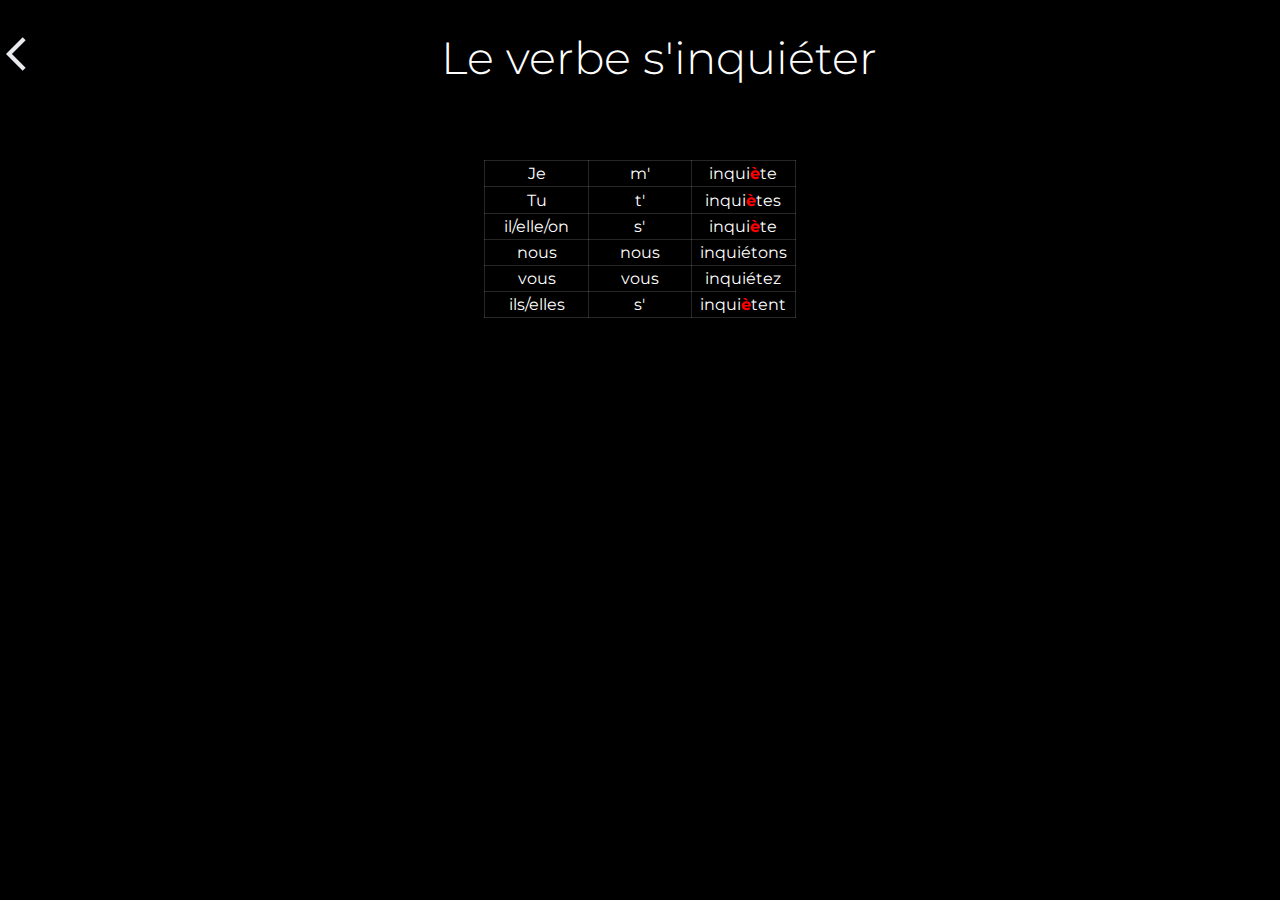
<file: leVerbeS'inquiéter.html>
<!DOCTYPE html>
<html lang="en">
<head>
    <meta charset="UTF-8">
    <meta name="viewport" content="width=device-width, initial-scale=1.0">
    <title>S'inquiéter</title>
    <link rel="stylesheet" href="styles.css">
    <link rel="icon" href="logo3.png">
    <!-- Montserrat Font -->
    <link rel="preconnect" href="https://fonts.googleapis.com">
    <link rel="preconnect" href="https://fonts.gstatic.com" crossorigin>
    <link href="https://fonts.googleapis.com/css2?family=Montserrat:ital,wght@0,100..900;1,100..900&display=swap" rel="stylesheet">
    <!-- End Montserrat Font -->
</head>
<body>
    <header>
        <button onclick="history.back()"><svg xmlns="http://www.w3.org/2000/svg" height="24px" viewBox="0 -960 960 960" width="24px" fill="#e8eaed"><path d="M400-80 0-480l400-400 71 71-329 329 329 329-71 71Z"/></svg></button>
        <h1>Le verbe s'inquiéter</h1>
    </header>
    <table>
        <tr>
            <td>Je</td>
            <td>m'</td>
            <td>inqui<b class="colorRed">è</b>te</td>
        </tr>
        <tr>
            <td>Tu</td>
            <td>t'</td>
            <td>inqui<b class="colorRed">è</b>tes</td>
        </tr>
        <tr>
            <td>il/elle/on</td>
            <td>s'</td>
            <td>inqui<b class="colorRed">è</b>te</td>
        </tr>
        <tr>
            <td>nous</td>
            <td>nous</td>
            <td>inquiétons</td>
        </tr>
        <tr>
            <td>vous</td>
            <td>vous</td>
            <td>inquiétez</td>
        </tr>
        <tr>
            <td>ils/elles</td>
            <td>s'</td>
            <td>inqui<b class="colorRed">è</b>tent</td>
        </tr>
    </table>
</body>
</html>
</file>
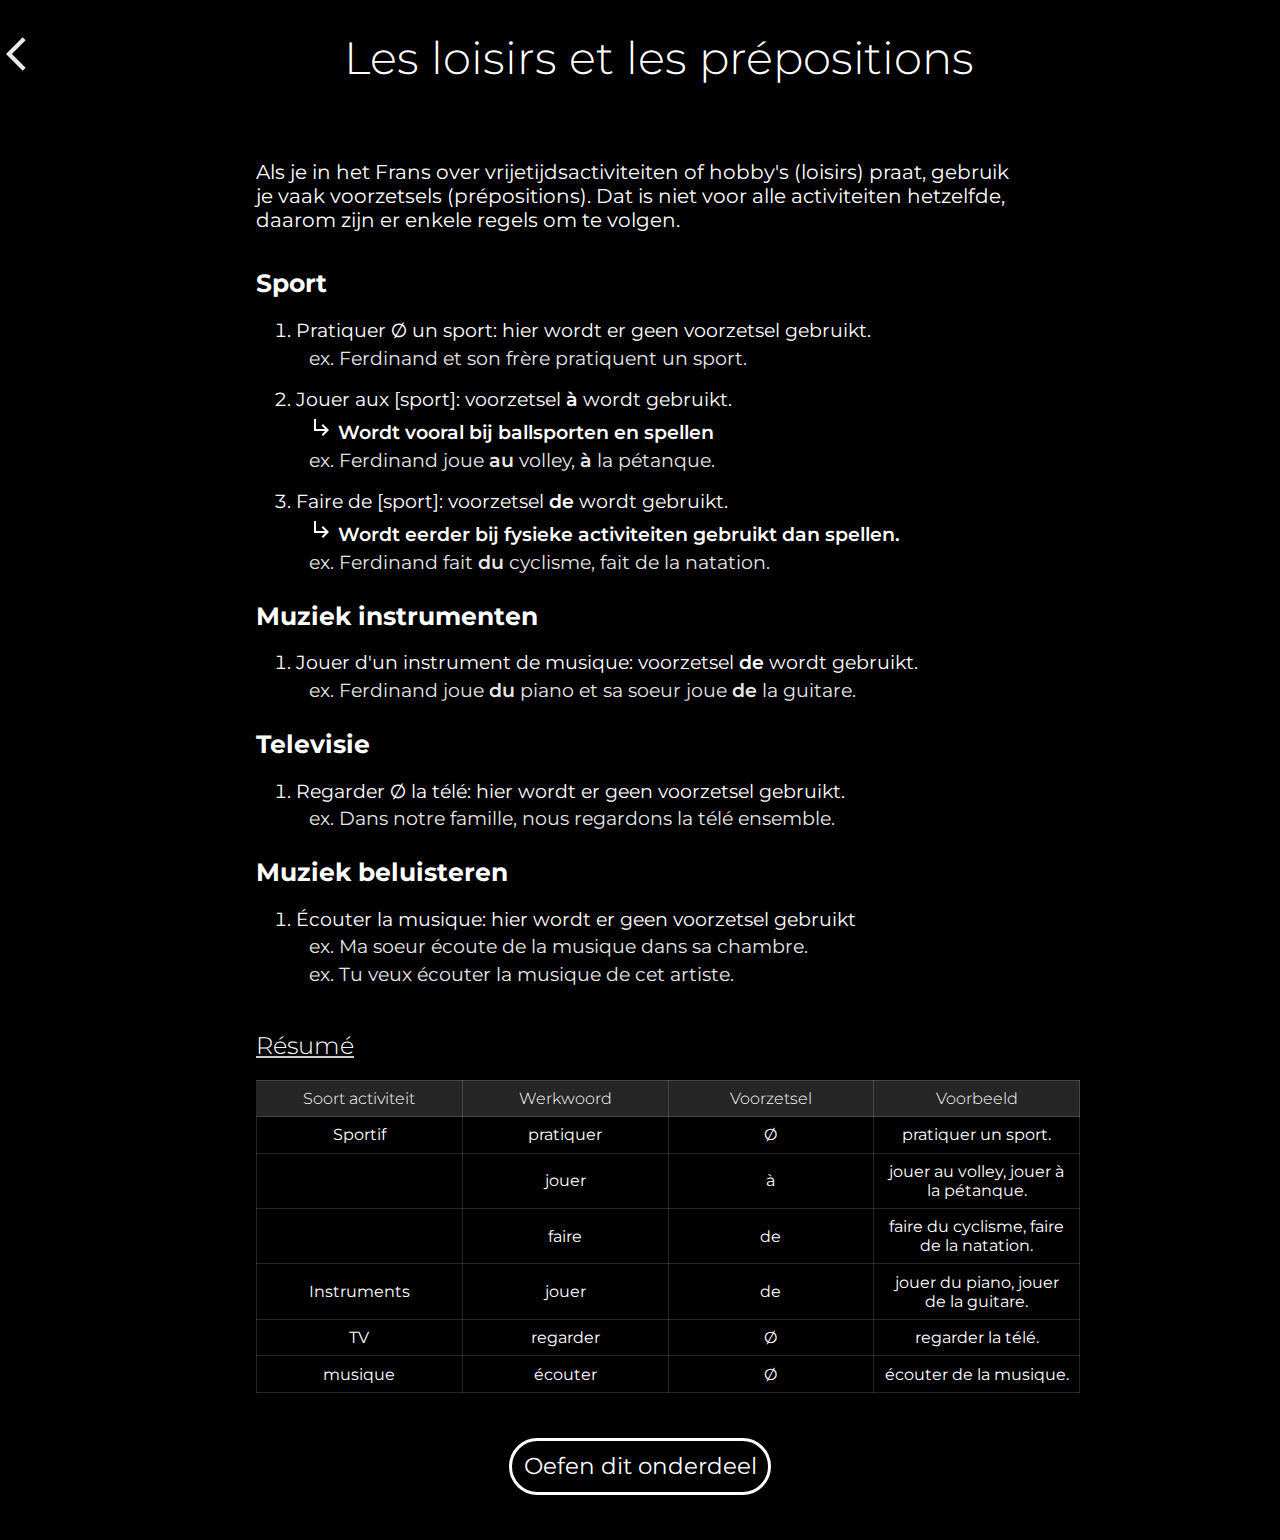
<file: Loisirsetprepositions.html>
<!DOCTYPE html>
<html lang="en">
<head>
    <meta charset="UTF-8">
    <meta name="viewport" content="width=device-width, initial-scale=1.0">
    <title>Loisirs et les prépositions</title>
    <link rel="stylesheet" href="styles.css">
    <link rel="icon" href="logo3.png">
    <!-- Montserrat Font -->
    <link rel="preconnect" href="https://fonts.googleapis.com">
    <link rel="preconnect" href="https://fonts.gstatic.com" crossorigin>
    <link href="https://fonts.googleapis.com/css2?family=Montserrat:ital,wght@0,100..900;1,100..900&display=swap" rel="stylesheet">
    <!-- End Montserrat Font -->
</head>
<body>
    <header>
        <button onclick="history.back()"><svg xmlns="http://www.w3.org/2000/svg" height="24px" viewBox="0 -960 960 960" width="24px" fill="#e8eaed"><path d="M400-80 0-480l400-400 71 71-329 329 329 329-71 71Z"/></svg></button>
        <h1>Les loisirs et les prépositions</h1>
    </header>
    <div class="mainInfo">
        <p>Als je in het Frans over vrijetijdsactiviteiten of hobby's (loisirs) praat, gebruik je vaak voorzetsels (prépositions). Dat is niet voor alle activiteiten hetzelfde, daarom zijn er enkele regels om te volgen.</p>
        <h2>Sport</h2>
        <div class="sportSpecifiek">
            <ol>
                <li>Pratiquer Ø un sport: hier wordt er geen voorzetsel gebruikt. <span class="voorbeeld">ex. Ferdinand et son frère pratiquent un sport.</span></li>
                <li>Jouer aux [sport]: voorzetsel <b>à</b> wordt gebruikt. <span class="info"><svg xmlns="http://www.w3.org/2000/svg" height="24px" viewBox="0 -960 960 960" width="24px" fill="white"><path d="m560-120-57-57 144-143H200v-480h80v400h367L503-544l56-57 241 241-240 240Z"/></svg> Wordt vooral bij ballsporten en spellen</span><span class="voorbeeld">ex. Ferdinand joue <b>au</b> volley, <b>à</b> la pétanque.</span></li>
                <li>Faire de [sport]: voorzetsel <b>de</b> wordt gebruikt. <span class="info"><svg xmlns="http://www.w3.org/2000/svg" height="24px" viewBox="0 -960 960 960" width="24px" fill="white"><path d="m560-120-57-57 144-143H200v-480h80v400h367L503-544l56-57 241 241-240 240Z"/></svg> Wordt eerder bij fysieke activiteiten gebruikt dan spellen.</span><span class="voorbeeld">ex. Ferdinand fait <b>du</b> cyclisme, fait <b></b>de</b> la natation.</span></li>
            </ol>
        </div>
        <h2>Muziek instrumenten</h2>
        <ol>
            <li>Jouer d'un instrument de musique: voorzetsel <b>de</b> wordt gebruikt. <span class="voorbeeld">ex. Ferdinand joue <b>du</b> piano et sa soeur joue <b>de</b> la guitare.</span></li>
        </ol>
        <h2>Televisie</h2>
        <ol>
            <li>Regarder Ø la télé: hier wordt er geen voorzetsel gebruikt. <span class="voorbeeld">ex. Dans notre famille, nous regardons la télé ensemble.</span></li>
        </ol>
        <h2>Muziek beluisteren</h2>
        <ol>
            <li>Écouter la musique: hier wordt er geen voorzetsel gebruikt<span class="voorbeeld">ex. Ma soeur écoute de la musique dans sa chambre.</span><span class="voorbeeld">ex. Tu veux écouter la musique de cet artiste.</span></li>
        </ol>
    </div>
    <div class="résuméLoisirsPrépositions">
        <h2>Résumé</h2>
        <table>
            <thead>
                <th>Soort activiteit</th>
                <th>Werkwoord</th>
                <th>Voorzetsel</th>
                <th>Voorbeeld</th>
            </thead>
            <tbody>
                <tr>
                    <td>Sportif</td>
                    <td>pratiquer</td>
                    <td>Ø</td>
                    <td>pratiquer un sport.</td>
                </tr>
                <tr>
                    <td></td>
                    <td>jouer</td>
                    <td>à</td>
                    <td>jouer au volley, jouer à la pétanque.</td>
                </tr>
                <tr>
                    <td></td>
                    <td>faire</td>
                    <td>de</td>
                    <td>faire du cyclisme, faire de la natation.</td>
                </tr>
                <tr>
                    <td>Instruments</td>
                    <td>jouer</td>
                    <td>de</td>
                    <td>jouer du piano, jouer de la guitare.</td>
                </tr>
                <tr>
                    <td>TV</td>
                    <td>regarder</td>
                    <td>Ø</td>
                    <td>regarder la télé.</td>
                </tr>
                <tr>
                    <td>musique</td>
                    <td>écouter</td>
                    <td>Ø</td>
                    <td>écouter de la musique.</td>
                </tr>
            </tbody>
        </table>
        <a href="" class="oefenLink">Oefen dit onderdeel</a>
    </div>
</body>
</html>
</file>
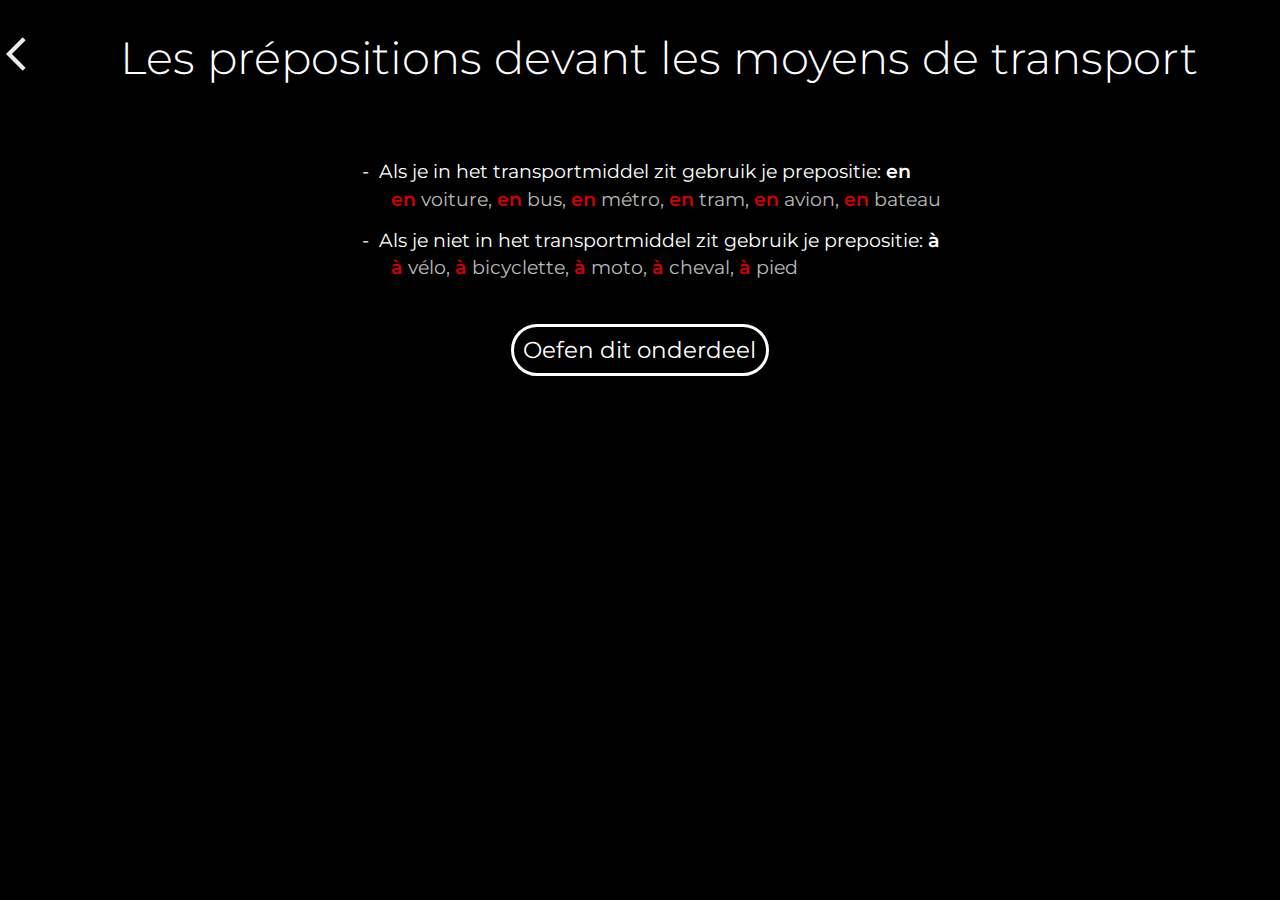
<file: prépositionsDevantLesMoyensDesTransport.html>
<!DOCTYPE html>
<html lang="en">
<head>
    <meta charset="UTF-8">
    <meta name="viewport" content="width=device-width, initial-scale=1.0">
    <title>Prépositions devant les moyens de transport</title>
    <link rel="stylesheet" href="styles.css">
    <link rel="icon" href="logo3.png">
    <!-- Montserrat Font -->
    <link rel="preconnect" href="https://fonts.googleapis.com">
    <link rel="preconnect" href="https://fonts.gstatic.com" crossorigin>
    <link href="https://fonts.googleapis.com/css2?family=Montserrat:ital,wght@0,100..900;1,100..900&display=swap" rel="stylesheet">
    <!-- End Montserrat Font -->
</head>
<body>
    <header>
        <button onclick="history.back()"><svg xmlns="http://www.w3.org/2000/svg" height="24px" viewBox="0 -960 960 960" width="24px" fill="#e8eaed"><path d="M400-80 0-480l400-400 71 71-329 329 329 329-71 71Z"/></svg></button>
        <h1>Les prépositions devant les moyens de transport</h1>
    </header>
    <div class="mainInfo prépositionsDansMoyens">
        <ul>
            <li>Als je in het transportmiddel zit gebruik je prepositie: <b>en</b><span class="voorbeeld"><b>en</b> voiture, <b>en</b> bus, <b>en</b> métro, <b>en</b> tram, <b>en</b> avion, <b>en</b> bateau</span></li>
            <li>Als je niet in het transportmiddel zit gebruik je prepositie: <b>à</b><span class="voorbeeld"><b>à</b> vélo, <b>à</b> bicyclette, <b>à</b> moto, <b>à</b> cheval, <b>à</b> pied</li>
        </ul>
        <a href="" class="oefenLink">Oefen dit onderdeel</a>
    </div>
    <script src="main.js"></script>
</body>
</html>
</file>
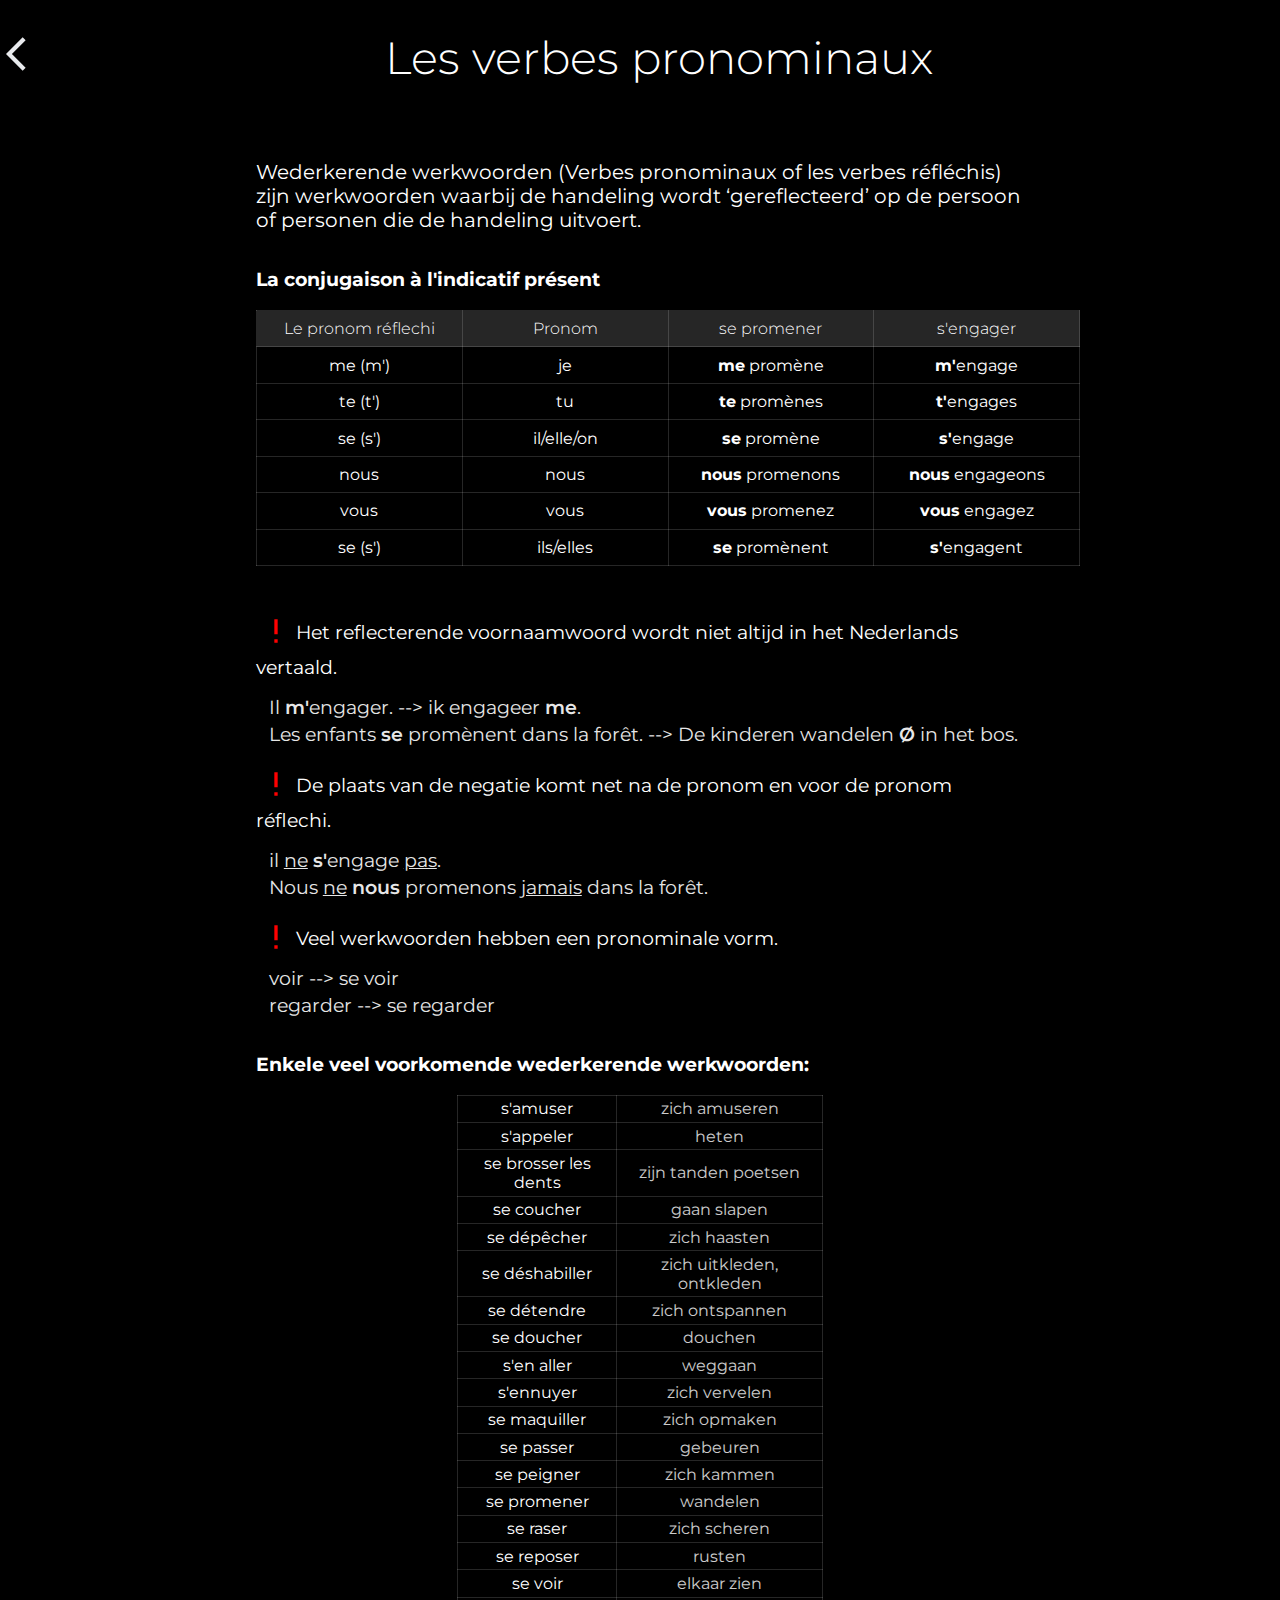
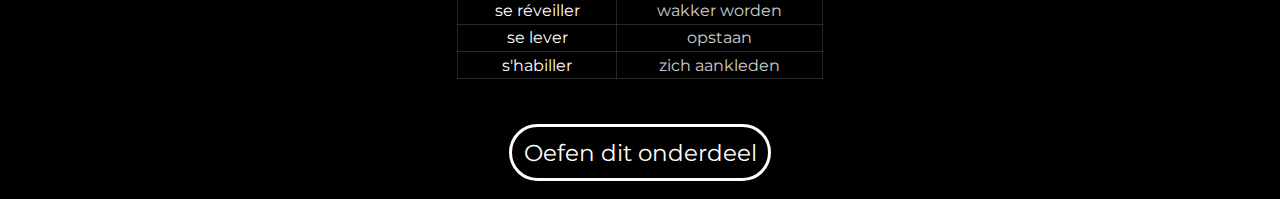
<file: verbesPronominaux.html>
<!DOCTYPE html>
<html lang="en">
<head>
    <meta charset="UTF-8">
    <meta name="viewport" content="width=device-width, initial-scale=1.0">
    <title>Verbes Pronominaux</title>
    <link rel="icon" href="logo3.png">
    <!-- Montserrat Font -->
    <link rel="preconnect" href="https://fonts.googleapis.com">
    <link rel="preconnect" href="https://fonts.gstatic.com" crossorigin>
    <link href="https://fonts.googleapis.com/css2?family=Montserrat:ital,wght@0,100..900;1,100..900&display=swap" rel="stylesheet">
    <!-- End Montserrat Font -->
     <link rel="stylesheet" href="styles.css">
</head>
<body>
    <header>
        <button onclick="history.back()"><svg xmlns="http://www.w3.org/2000/svg" height="24px" viewBox="0 -960 960 960" width="24px" fill="#e8eaed"><path d="M400-80 0-480l400-400 71 71-329 329 329 329-71 71Z"/></svg></button>
        <h1>Les verbes pronominaux</h1>
    </header>
    <div class="mainInfo">
        <p>Wederkerende werkwoorden (Verbes pronominaux of les verbes réfléchis) zijn werkwoorden waarbij de handeling wordt ‘gereflecteerd’ op de persoon of personen die de handeling uitvoert.</p>
        <h3>La conjugaison à l'indicatif présent</h3>
        <table>
            <thead>
                <th>Le pronom réflechi</th>
                <th>Pronom</th>
                <th>se promener</th>
                <th>s'engager</th>
            </thead>
            <tbody>
                <tr>
                    <td>me (m')</td>
                    <td>je</td>
                    <td><b>me</b> promène</td>
                    <td><b>m'</b>engage</td>
                </tr>
                <tr>
                    <td>te (t')</td>
                    <td>tu</td>
                    <td><b>te</b> promènes</td>
                    <td><b>t'</b>engages</td>
                </tr>
                <tr>
                    <td>se (s')</td>
                    <td>il/elle/on</td>
                    <td><b>se</b> promène</td>
                    <td><b>s'</b>engage</td>
                </tr>
                <tr>
                    <td>nous</td>
                    <td>nous</td>
                    <td><b>nous</b> promenons</td>
                    <td><b>nous</b> engageons</td>
                </tr>
                <tr>
                    <td>vous</td>
                    <td>vous</td>
                    <td><b>vous</b> promenez</td>
                    <td><b>vous</b> engagez</td>
                </tr>
                <tr>
                    <td>se (s')</td>
                    <td>ils/elles</td>
                    <td><b>se</b> promènent</td>
                    <td><b>s'</b>engagent</td>
                </tr>
            </tbody>
        </table>
        <ul class="geenMarker">
            <li><svg xmlns="http://www.w3.org/2000/svg" height="40px" viewBox="0 -960 960 960" width="40px" fill="red"><path d="M440-400v-360h80v360h-80Zm0 200v-80h80v80h-80Z"/></svg><span>Het reflecterende voornaamwoord wordt niet altijd in het Nederlands vertaald.</span><br><span class="voorbeeld">Il <b>m'</b>engager. --> ik engageer <b>me</b>.</span><span class="voorbeeld">Les enfants <b>se</b> promènent dans la forêt. --> De kinderen wandelen <b>Ø</b> in het bos.</span></li>
            <li><svg xmlns="http://www.w3.org/2000/svg" height="40px" viewBox="0 -960 960 960" width="40px" fill="red"><path d="M440-400v-360h80v360h-80Zm0 200v-80h80v80h-80Z"/></svg><span>De plaats van de negatie komt net na de pronom en voor de pronom réflechi.</span><span class="voorbeeld">il <u>ne</u> <b>s'</b>engage <u>pas</u>.</span><span class="voorbeeld">Nous <u>ne</u> <b>nous </b>promenons <u>jamais</u> dans la forêt.</span></li>
            <li><svg xmlns="http://www.w3.org/2000/svg" height="40px" viewBox="0 -960 960 960" width="40px" fill="red"><path d="M440-400v-360h80v360h-80Zm0 200v-80h80v80h-80Z"/></svg><span>Veel werkwoorden hebben een pronominale vorm.</span><span class="voorbeeld">voir --> se voir</span><span class="voorbeeld">regarder --> se regarder</span></li>
        </ul>
        <h3>Enkele veel voorkomende wederkerende werkwoorden:</h3>
        <table class="opsommingsTable">
            <tbody>
                <tr>
                    <td>s'amuser</td>
                    <td>zich amuseren</td>
                </tr>
                <tr>
                    <td>s'appeler</td>
                    <td>heten</td>
                </tr>
                <tr>
                    <td>se brosser les dents</td>
                    <td>zijn tanden poetsen</td>
                </tr>
                <tr>
                    <td>se coucher</td>
                    <td>gaan slapen</td>
                </tr>
                <tr>
                    <td>se dépêcher</td>
                    <td>zich haasten</td>
                </tr>
                <tr>
                    <td>se déshabiller</td>
                    <td>zich uitkleden, ontkleden</td>
                </tr>
                <tr>
                    <td>se détendre</td>
                    <td>zich ontspannen</td>
                </tr>
                <tr>
                    <td>se doucher</td>
                    <td>douchen</td>
                </tr>
                <tr>
                    <td>s'en aller</td>
                    <td>weggaan</td>
                </tr>
                <tr>
                    <td>s'ennuyer</td>
                    <td>zich vervelen</td>
                </tr>
                <tr>
                    <td>se maquiller</td>
                    <td>zich opmaken</td>
                </tr>
                <tr>
                    <td>se passer</td>
                    <td>gebeuren</td>
                </tr>
                <tr>
                    <td>se peigner</td>
                    <td>zich kammen</td>
                </tr>
                <tr>
                    <td>se promener</td>
                    <td>wandelen</td>
                </tr>
                <tr>
                    <td>se raser</td>
                    <td>zich scheren</td>
                </tr>
                <tr>
                    <td>se reposer</td>
                    <td>rusten</td>
                </tr>
                <tr>
                    <td>se voir</td>
                    <td>elkaar zien</td>
                </tr>
                <tr>
                    <td>se réveiller</td>
                    <td>wakker worden</td>
                </tr>
                <tr>
                    <td>se lever</td>
                    <td>opstaan</td>
                </tr>
                <tr>
                    <td>s'habiller</td>
                    <td>zich aankleden</td>
                </tr>
            </tbody>
        </table>
        <a href="" class="oefenLink">Oefen dit onderdeel</a>
    </div>
    <script src="main.js"></script>
</body>
</html>
</file>
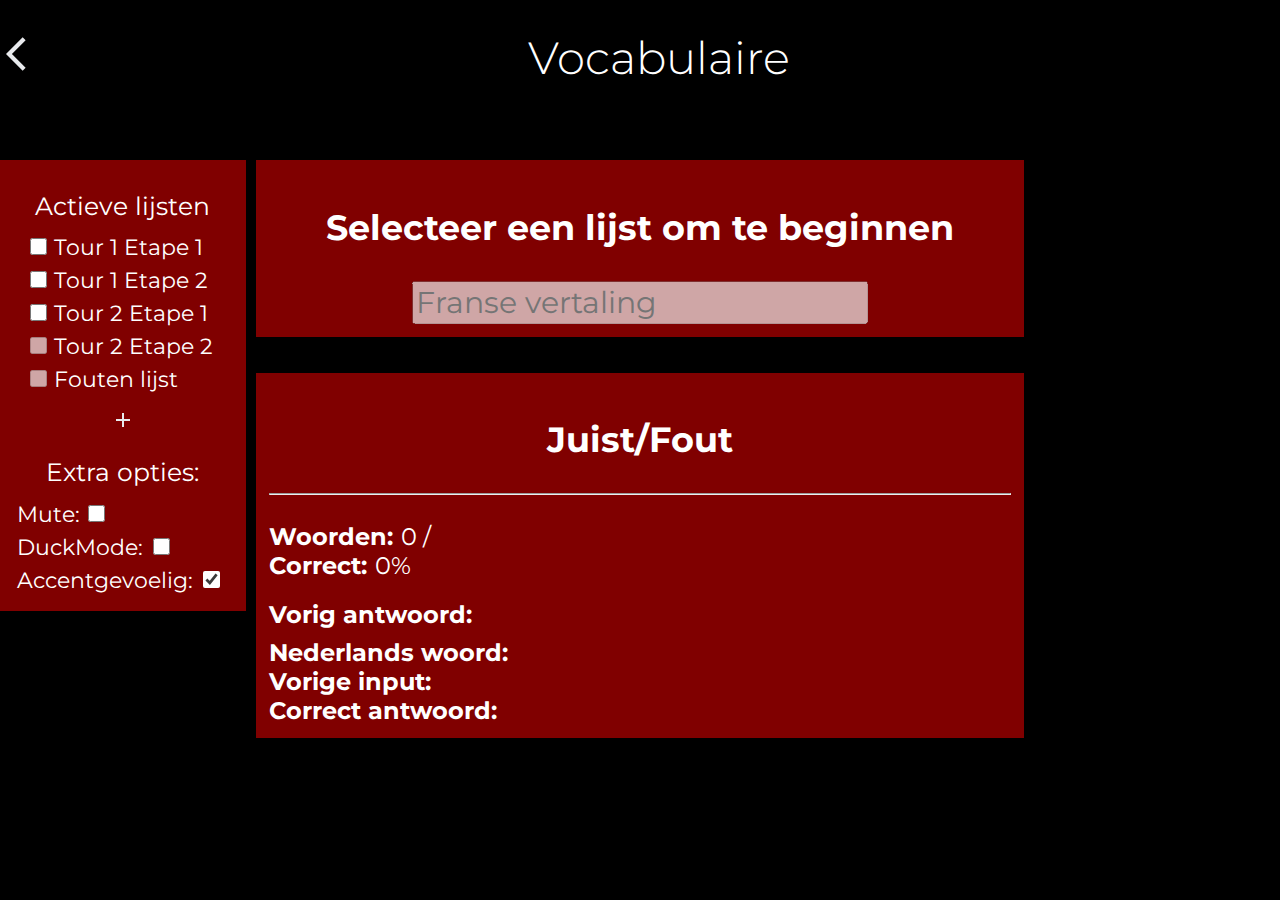
<file: vocabulaire.html>
<!DOCTYPE html>
<html lang="en" id="vocabulairePagina">
<head>
    <meta charset="UTF-8">
    <meta name="viewport" content="width=device-width, initial-scale=1.0">
    <title>Vocabulaire</title>
    <link rel="stylesheet" href="styles.css">
    <link rel="icon" href="logo3.png">
    <!-- Montserrat Font -->
    <link rel="preconnect" href="https://fonts.googleapis.com">
    <link rel="preconnect" href="https://fonts.gstatic.com" crossorigin>
    <link href="https://fonts.googleapis.com/css2?family=Montserrat:ital,wght@0,100..900;1,100..900&display=swap" rel="stylesheet">
    <!-- End Montserrat Font -->
</head>
<body>
    <header>
        <button onclick="history.back()"><svg xmlns="http://www.w3.org/2000/svg" height="24px" viewBox="0 -960 960 960" width="24px" fill="#e8eaed"><path d="M400-80 0-480l400-400 71 71-329 329 329 329-71 71Z"/></svg></button>
        <h1>Vocabulaire</h1>
    </header>
    <div class="selectBar">
        <h2>Actieve lijsten </h2>
        <div class="vocLijsten" id="vocLijsten">
            <div class="checkBoxGroep">
                <input type="checkbox" name="vocLijsten" id="T1E1">
                <label for="T1E1">Tour 1 Etape 1</label>
            </div>
            <div class="checkBoxGroep">
                <input type="checkbox" name="vocLijsten" id="T1E2">
                <label for="T1E2">Tour 1 Etape 2</label>
            </div>
            <div class="checkBoxGroep">
                <input type="checkbox" name="vocLijsten" id="T2E1">
                <label for="T2E1">Tour 2 Etape 1</label>
            </div>
            <div class="checkBoxGroep">
                <input type="checkbox" name="vocLijsten" id="T2E2" disabled>
                <label for="T2E2">Tour 2 Etape 2</label>
            </div>
            <div class="checkBoxGroep">
                <input type="checkbox" name="vocLijsten" id="errors" disabled>
                <label for="errors">Fouten lijst</label>
            </div>
            <!-- <div class="checkBoxGroep">
                <input type="checkbox" name="vocLijsten" id="T3E1">
                <label for="T3E1">Tour 3 Etape 1</label>
            </div> -->
        </div>
        <button title="Extra vocabulaire lijst toevoegen" id="addVocListButton"><svg xmlns="http://www.w3.org/2000/svg" height="24px" viewBox="0 -960 960 960" width="24px" fill="#e8eaed"><path d="M440-440H200v-80h240v-240h80v240h240v80H520v240h-80v-240Z"/></svg></button>
        <h2>Extra opties:</h2>
        <div class="opties" id="opties">
            <div class="checkBoxGroep" title="ssh">
                <label for="muteKnop">Mute:</label>
                <input type="checkbox" name="muteKnop" id="muteKnop">
            </div>
            <div class="checkBoxGroep" title="QUACK!">
                <label for="duckModeKnop">DuckMode: </label>
                <input type="checkbox" name="duckModeKnop" id="duckModeKnop">
            </div>
            <div class="checkBoxGroep" title="Accenten zijn niet verplicht voor een goed resultaat">
                <label for="accentGevoeligKnop">Accentgevoelig: </label>
                <input type="checkbox" name="accentGevoeligKnop" id="accentGevoeligKnop" checked>
            </div>
        </div>
    </div>
    <div class="mainVocabTest">
        <h1 id="nederlandsWoord">Selecteer een lijst om te beginnen</h1>
        <form action="" id="formulier">
            <input type="text" id="translationInput" autocomplete="off" placeholder="Franse vertaling" disabled>
        </form>
    </div>
    <div class="vocabStats">
        <h1 id="juistOfFout">Juist/Fout</h1>
        <hr>
        <span><h2><b>Woorden:</b></h2>&ensp;<h2 id="woordenComplete">0 /</h2></span>
        <span><h2><b>Correct:</b></h2>&ensp;<h2 id="correctPercentage">0%</h2></span>
        <h2>Vorig antwoord:</h2>
        <span><h2><b>Nederlands woord: </b></h2>&emsp;<h2 id="vorigNederlandsWoord"></h2></span>
        <span><h2><b>Vorige input: </b></h2>&emsp;<h2 id="vorigeInput"></h2></span>
        <span><h2><b>Correct antwoord: </b></h2>&emsp;<h2 id="vorigFransWoord"></h2></span>
    </div>
    <div class="vocListAdd hidden" id="vocListAddScreen">
        <button class="closeButton"id="addVocListCloseButton"><svg xmlns="http://www.w3.org/2000/svg" height="40px" viewBox="0 -960 960 960" width="40px" fill="#e8eaed"><path d="m256-200-56-56 224-224-224-224 56-56 224 224 224-224 56 56-224 224 224 224-56 56-224-224-224 224Z"/></svg></button>
        <form action="" id="newVocabListForm">
            <input type="text" placeholder="Lijst titel" required>
            <table id="newVocListTable">
                <thead>
                    <tr class="">
                        <th>Nederlands Woord</th>
                        <th>Frans Woord</th>
                    </tr>
                </thead>
                <tbody>
                    <div class="woordenInputs" id="woordenInputs">
                        <tr id="nieuweVocLijstRij1">
                            <td><input type="text" id="nieuweVocLijstNL1" required></td>
                            <td><input type="text" id="nieuweVocLijstFR1" required></td>
                        </tr>
                    </div>
                </tbody>
            </table>
            <div class="moreLessWordsButtons">
                <button id="addWordButton"><svg xmlns="http://www.w3.org/2000/svg" height="40px" viewBox="0 -960 960 960" width="40px" fill="#e8eaed"><path d="M440-440H200v-80h240v-240h80v240h240v80H520v240h-80v-240Z"/></svg></button>
                <button id="removeWordButton"><svg xmlns="http://www.w3.org/2000/svg" height="40px" viewBox="0 -960 960 960" width="40px" fill="#e8eaed"><path d="M200-440v-80h560v80H200Z"/></svg></button>
            </div>
            <input type="submit" class="formSubmit">
        </form>
    </div>
    <script src="main.js"></script>
</body>
</html>
</file>
<file: styles.css>
@charset "UTF-8";
body {
  color: white;
  background-color: black;
  font-family: Montserrat, Arial, Helvetica, sans-serif;
  margin: 0;
}

header {
  margin-bottom: 5vh;
}
header h1 {
  display: inline-block;
  text-align: center;
  font-size: 45px;
  font-weight: 300;
  width: calc(100% - 50px);
}
header button {
  height: 40px;
  width: 40px;
  background-color: black;
  border: none;
}
header svg {
  height: 40px;
  width: 40px;
  cursor: pointer;
}

table {
  display: block;
  width: -moz-fit-content;
  width: fit-content;
  margin: 0 auto;
  border-collapse: collapse;
  margin-bottom: 5vh;
}
table th {
  min-width: 16vw;
  font-weight: 300;
  background-color: rgba(255, 255, 255, 0.15);
  padding: 1%;
  text-align: center;
  border: 1px solid rgba(255, 255, 255, 0.15);
}
table td {
  text-align: center;
  min-width: 8vw;
  padding: 1%;
  border: 1px solid rgba(255, 255, 255, 0.15);
}

.mainInfo {
  max-width: 100vw;
  padding: 0% 2%;
  min-width: 374px;
  width: 60vw;
  margin: 0 auto;
}
.mainInfo span p {
  vertical-align: top;
  display: inline-block;
}
.mainInfo p {
  font-size: 20px;
  margin-bottom: 4vh;
}
.mainInfo p a {
  color: red;
}
.mainInfo h2 {
  font-size: 25px;
}
.mainInfo ol {
  margin-bottom: 3vh;
}
.mainInfo ul {
  margin-bottom: 4vh;
  list-style-type: "-  ";
}
.mainInfo ul li span {
  vertical-align: 12px;
}
.mainInfo li {
  font-size: 19px;
  margin-top: 2vh;
}
.mainInfo li .info {
  display: block;
  margin-left: 1vw;
  margin-top: 0.5vh;
  font-weight: 600;
}
.mainInfo li b {
  font-weight: 600;
}
.mainInfo .opsommingsTable tr td:last-of-type {
  opacity: 0.8;
}

.hidden {
  display: none;
}

.colorRed {
  color: red !important;
}

.center {
  position: relative;
  margin: 0 auto;
  display: block;
}

.alignedLeft {
  text-align: left !important;
}

.bold {
  font-weight: bold !important;
}

.linkGroup {
  margin-top: 5vh;
}
.linkGroup a {
  min-width: 300px;
  padding: 1.5%;
  width: 30vw;
  border: solid white;
  border-radius: 30px;
  margin: 2vh auto;
  font-size: 35px;
  color: white;
  text-decoration: none;
  display: block;
}
.linkGroup a:hover {
  color: black;
  background-color: white;
  text-decoration: underline;
}

.grammaireOpties {
  margin: 0 1vw;
  text-align: center;
}
.grammaireOpties .optie {
  border: 1px solid white;
  width: 23%;
  display: inline-block;
  margin: 0 0.5vw;
  vertical-align: top;
  box-sizing: border-box;
}
.grammaireOpties .optie:hover {
  background-color: rgb(24, 24, 24);
  outline: 2px solid white;
}
.grammaireOpties .optie h3 {
  margin-bottom: 0;
}
.grammaireOpties .optie p {
  margin-top: 0;
  opacity: 0.6;
}
.grammaireOpties .optie svg {
  height: 40px;
  width: 40px;
  padding: 0.5%;
}
.grammaireOpties h1 {
  margin-top: 10vh;
}
.grammaireOpties h1:first-of-type {
  margin-top: 0.67em;
}

.voorbeeld {
  opacity: 0.9;
  display: block;
  margin-left: 1vw;
  margin-top: 0.5vh;
}

.oefenLink {
  text-align: center;
  min-width: 150px;
  padding: 1.5%;
  width: -moz-fit-content;
  width: fit-content;
  border: solid white;
  border-radius: 30px;
  margin: 5vh auto 2vh;
  font-size: 23px;
  color: white;
  text-decoration: none;
  display: block;
}
.oefenLink:hover {
  color: black;
  background-color: white;
  text-decoration: underline;
}

.prépositionsDansMoyens {
  min-width: 390px;
  width: -moz-fit-content;
  width: fit-content;
  margin: 0 auto;
}
.prépositionsDansMoyens li .voorbeeld {
  opacity: 0.9;
  color: rgb(206, 206, 206);
}
.prépositionsDansMoyens li .voorbeeld b {
  opacity: 0.9;
  color: #ff0000;
}

.résuméLoisirsPrépositions {
  min-width: 400px;
  width: 60vw;
  margin: 5vh auto;
}
.résuméLoisirsPrépositions h2 {
  font-weight: 300;
  -webkit-text-decoration: underline rgba(255, 255, 255, 0.8);
          text-decoration: underline rgba(255, 255, 255, 0.8);
}

.geenMarker {
  list-style-type: none !important;
  padding-left: 0;
}

.selectBar {
  position: absolute;
  padding: 1%;
  min-width: 220px;
  width: 15vw;
  background-color: maroon;
}
.selectBar h2 {
  text-align: center;
  display: block;
  font-size: 25px;
  font-weight: normal;
  margin-top: 2vh;
  margin-bottom: 1vh;
}
.selectBar .vocLijsten {
  padding: 0.5%;
  display: block;
  min-width: 200px;
  width: 11vw;
  margin: 0 auto;
}
.selectBar .checkBoxGroep {
  box-sizing: border-box;
  padding: 1%;
  -webkit-user-select: none; /* Safari */ /* IE 10 and IE 11 */
  -moz-user-select: none;
       user-select: none; /* Standard syntax */
  transition: 0.2s;
  border: 1px solid rgba(255, 255, 255, 0);
}
.selectBar .checkBoxGroep:hover {
  cursor: pointer;
  border: 1px solid white;
}
.selectBar input {
  height: 17px;
  width: 17px;
  margin-bottom: 0;
  accent-color: white;
}
.selectBar input:hover {
  cursor: pointer;
}
.selectBar input:selection {
  accent-color: white;
}
.selectBar label {
  font-size: 22px;
}
.selectBar label:hover {
  cursor: pointer;
}
.selectBar .opties {
  padding: 0.5%;
  display: block;
  min-width: 220px;
  width: 11vw;
  margin: 0 auto;
}
.selectBar button {
  background-color: rgba(255, 255, 255, 0);
  border: 1px solid rgba(255, 255, 255, 0);
  color: white;
  font-size: 20px;
  margin: 1vh auto;
  transition: 0.2s;
  display: block;
}
.selectBar button:hover {
  opacity: 0.8;
  cursor: pointer;
}

.mainVocabTest, .vocabStats {
  background-color: maroon;
  width: 60vw;
  min-width: 374px;
  margin: 0 auto 4vh;
  padding: 1%;
  box-sizing: border-box;
}
.mainVocabTest h1, .vocabStats h1 {
  font-size: 35px;
  text-align: center;
  padding: 1vh 0;
}
.mainVocabTest h2, .vocabStats h2 {
  margin-bottom: 1vh;
}
.mainVocabTest hr, .vocabStats hr {
  margin-bottom: 3vh;
}
.mainVocabTest input, .vocabStats input {
  position: relative;
  width: 35vw;
  min-width: 260px;
  font-size: 30px;
  font-family: Montserrat, Arial, Helvetica, sans-serif;
  display: block;
  margin: 0 auto;
}
.mainVocabTest span, .vocabStats span {
  display: block;
}
.mainVocabTest span h2, .vocabStats span h2 {
  margin: 0;
  font-weight: 400;
  display: inline-block;
}

.vocListAdd {
  overflow-y: auto;
  min-width: 220px;
  position: fixed;
  width: 60vw;
  background-color: maroon;
  box-sizing: border-box;
  top: 17.6vh;
  height: 70vh;
  margin: 0 20vw;
}
.vocListAdd input {
  display: block;
  width: 50%;
  position: relative;
  margin: 0vh auto 2vh;
  font-size: 20px;
}
.vocListAdd table {
  overflow-y: auto;
  margin-bottom: 2vh;
  height: 40vh;
  width: -moz-fit-content;
  width: fit-content;
}
.vocListAdd table::-webkit-scrollbar {
  width: 0.4em;
}
.vocListAdd table::-webkit-scrollbar-track {
  -webkit-box-shadow: inset 0 0 6px rgba(0, 0, 0, 0.3);
}
.vocListAdd table::-webkit-scrollbar-thumb {
  background-color: rgb(224, 224, 224);
  outline: 1px solid rgba(0, 0, 0, 0.082);
}
.vocListAdd table th {
  min-width: 25vw;
  padding: 1%;
  font-size: 20px;
}
.vocListAdd table td {
  text-align: center;
  min-width: 8vw;
  padding: 0;
}
.vocListAdd table td input {
  width: 98%;
  font-family: Montserrat, Arial, Helvetica, sans-serif;
  outline: none;
  font-size: 20px;
  background-color: rgb(224, 224, 224);
  border: none;
  margin: 0;
}
.vocListAdd .formSubmit {
  background-color: white;
  color: black;
  font-family: Montserrat, Arial, Helvetica, sans-serif;
  font-size: 20px;
  border: 1px solid rgb(82, 0, 0);
  display: block;
  margin: 0 auto;
  padding: 0.5% 1%;
}
.vocListAdd .formSubmit:hover {
  cursor: pointer;
}
.vocListAdd .closeButton {
  margin: 1vh 1vw;
}
.vocListAdd .moreLessWordsButtons {
  display: block;
  position: relative;
  margin: 0 auto;
  width: -moz-fit-content;
  width: fit-content;
}
.vocListAdd button {
  background-color: rgba(255, 255, 255, 0);
  border: 1px solid rgba(255, 255, 255, 0);
  color: white;
  font-size: 20px;
  margin: 1vh auto;
  transition: 0.2s;
}
.vocListAdd button:hover {
  opacity: 0.8;
  cursor: pointer;
}

.exerciseForm {
  min-width: 1200px;
}
.exerciseForm .formBlock {
  vertical-align: top;
  display: inline-block;
  margin: 2vh 4%;
  background-color: black;
  width: 15vw;
  min-width: 289px;
  box-sizing: border-box;
  text-align: left;
  padding: 1%;
  border: 1px solid white;
}
.exerciseForm .formBlock:hover {
  outline: 2px solid white;
}
.exerciseForm .formBlock form {
  height: 26vh;
  overflow-y: auto;
}
.exerciseForm .formBlock form::-webkit-scrollbar {
  width: 0.3em;
}
.exerciseForm .formBlock form::-webkit-scrollbar-track {
  -webkit-box-shadow: inset 0 0 6px rgba(0, 0, 0, 0.3);
}
.exerciseForm .formBlock form::-webkit-scrollbar-thumb {
  background-color: rgb(224, 224, 224);
  outline: 1px solid rgba(0, 0, 0, 0.082);
}
.exerciseForm .formBlock h2 {
  text-align: center;
  border-bottom: 1px solid white;
  padding-bottom: 1vh;
  font-weight: 500;
}
.exerciseForm .formBlock div {
  margin: 0.5vh 0;
  padding: 1%;
}
.exerciseForm .formBlock div:hover {
  font-weight: 500;
  cursor: pointer;
  outline: 1px solid white;
  outline-offset: -1px;
}
.exerciseForm .formBlock input {
  height: 16px;
  width: 16px;
  accent-color: white;
}
.exerciseForm .formBlock label {
  font-size: 20px;
}
.exerciseForm .formBlock label:hover {
  cursor: pointer;
}
.exerciseForm .extraOptionsAndSumbition {
  min-width: -moz-fit-content;
  min-width: fit-content;
  border: 1px solid white;
  display: block;
  margin-top: 5vh;
  box-sizing: border-box;
  padding: 1%;
  font-size: 20px;
}
.exerciseForm .extraOptionsAndSumbition:hover {
  outline: 2px solid white;
}
.exerciseForm .extraOptionsAndSumbition h2 {
  margin: 0 0 1vh;
}
.exerciseForm .extraOptionsAndSumbition div {
  margin: 0.3vh 0;
  width: -moz-fit-content;
  width: fit-content;
  padding: 0.3%;
}
.exerciseForm .extraOptionsAndSumbition div:hover {
  cursor: pointer;
  outline: 1px solid white;
  outline-offset: -1px;
}
.exerciseForm .extraOptionsAndSumbition input {
  width: 17px;
  height: 17px;
  accent-color: white;
}
.exerciseForm .extraOptionsAndSumbition label {
  cursor: pointer;
}
.exerciseForm .extraOptionsAndSumbition .numberInput {
  min-width: 50px;
  width: 4vw;
  font-size: 18px;
  text-align: center;
  background-color: white;
  color: black;
  outline: none;
  border: none;
}
.exerciseForm .extraOptionsAndSumbition input::-webkit-outer-spin-button,
.exerciseForm .extraOptionsAndSumbition input::-webkit-inner-spin-button {
  -webkit-appearance: none;
  margin: 0;
}
.exerciseForm button {
  padding: 1%;
  font-size: 25px;
  background-color: black;
  color: white;
  display: block;
  margin: 2vh auto;
  border: 1px solid rgba(255, 255, 255, 0.8);
  margin-top: 3vh;
  opacity: 0.9;
}
.exerciseForm button:hover {
  opacity: 1;
  cursor: pointer;
  outline: 2px solid white;
}

.conjugaisonTest {
  background-color: black;
  border: 1px solid white;
  padding: 1%;
  box-sizing: border-box;
}
.conjugaisonTest .tempEtVerbe {
  width: -moz-fit-content;
  width: fit-content;
  display: block;
  margin: 0 auto;
}
.conjugaisonTest span {
  display: block;
  padding: 0;
  margin: 0;
}
.conjugaisonTest span h2 {
  font-size: 30px;
  margin: 1vh 0;
  display: inline-block;
  font-weight: 500;
  padding-right: 0.5vw;
}
.conjugaisonTest form {
  width: -moz-fit-content;
  width: fit-content;
  display: block;
  margin: 0 auto;
}
.conjugaisonTest form label {
  font-size: 25px;
  margin-right: 1vw;
}
.conjugaisonTest form input {
  margin: 2vh 0;
  font-size: 25px;
  width: 25vw;
  font-family: Montserrat, Arial, Helvetica, sans-serif;
}
.conjugaisonTest .stats h1 {
  text-align: center;
}

@media only screen and (max-width: 600px) {
  body {
    margin: 0;
    background-color: black;
  }
  header {
    margin-bottom: 3vh;
  }
  header button {
    display: none;
  }
  header h1 {
    width: 100%;
  }
  .linkGroup {
    text-align: center;
  }
  .grammaireOpties .optie {
    display: block;
    width: 100%;
    margin-bottom: 2vh;
  }
  .selectBar {
    width: 100vw;
    height: -moz-fit-content;
    height: fit-content;
    margin: 0;
    padding: 3vh 0 5vh 0;
  }
  .mainVocabTest, .vocabStats {
    display: none;
  }
  .mainVocabTest h1, .vocabStats h1 {
    font-size: 25px;
  }
  .mainVocabTest h2, .vocabStats h2 {
    margin-bottom: 1vh;
  }
  .mainVocabTest hr, .vocabStats hr {
    margin-bottom: 3vh;
  }
  .mainVocabTest input, .vocabStats input {
    font-size: 25px;
    margin-bottom: 3vh;
  }
  .mainVocabTest span, .vocabStats span {
    margin: 2vh 0;
    display: block;
  }
  .mainVocabTest span h2, .vocabStats span h2 {
    font-size: 20px;
    margin: 0;
    font-weight: 400;
    display: inline-block;
  }
  .exerciseForm {
    min-width: -moz-fit-content;
    min-width: fit-content;
    padding-right: 0;
  }
  .exerciseForm .formBlock {
    display: block;
    margin: 5vh auto;
  }
  .exerciseForm .extraOptionsAndSumbition {
    max-width: 99vw;
    margin-top: 5vh;
    text-align: center;
  }
  .exerciseForm .extraOptionsAndSumbition div {
    text-align: left;
  }
  .conjugaisonTest {
    background-color: black;
    border: 1px solid white;
    padding: 1%;
    box-sizing: border-box;
  }
  .conjugaisonTest .tempEtVerbe {
    width: -moz-fit-content;
    width: fit-content;
    display: block;
    margin: 0 auto;
  }
  .conjugaisonTest span {
    display: block;
    padding: 0;
    margin: 0;
  }
  .conjugaisonTest span h2 {
    font-size: 30px;
    margin: 1vh 0;
    display: inline-block;
    font-weight: 500;
    padding-right: 0.5vw;
  }
  .conjugaisonTest form {
    width: -moz-fit-content;
    width: fit-content;
    display: block;
    margin: 0 auto;
  }
  .conjugaisonTest form label {
    font-size: 25px;
    margin-right: 1vw;
  }
  .conjugaisonTest form input {
    margin: 2vh 0;
    font-size: 25px;
    width: 25vw;
    font-family: Montserrat, Arial, Helvetica, sans-serif;
  }
  .conjugaisonTest .stats h1 {
    text-align: center;
  }
  .conjugaisonTest span {
    display: block;
    padding: 0;
    margin: 0;
  }
  .conjugaisonTest span h2 {
    font-size: 23px;
  }
  .conjugaisonTest form label {
    font-size: 25px;
    margin-right: 1vw;
  }
  .conjugaisonTest form input {
    margin: 2vh 0;
    font-size: 25px;
    width: 50vw;
    font-family: Montserrat, Arial, Helvetica, sans-serif;
  }
  .conjugaisonTest .stats {
    padding: 2%;
    box-sizing: border-box;
  }
  .conjugaisonTest .stats h1 {
    text-align: center;
  }
  .conjugaisonTest .stats h2 {
    font-size: 22px;
  }
}/*# sourceMappingURL=styles.css.map */
</file>
